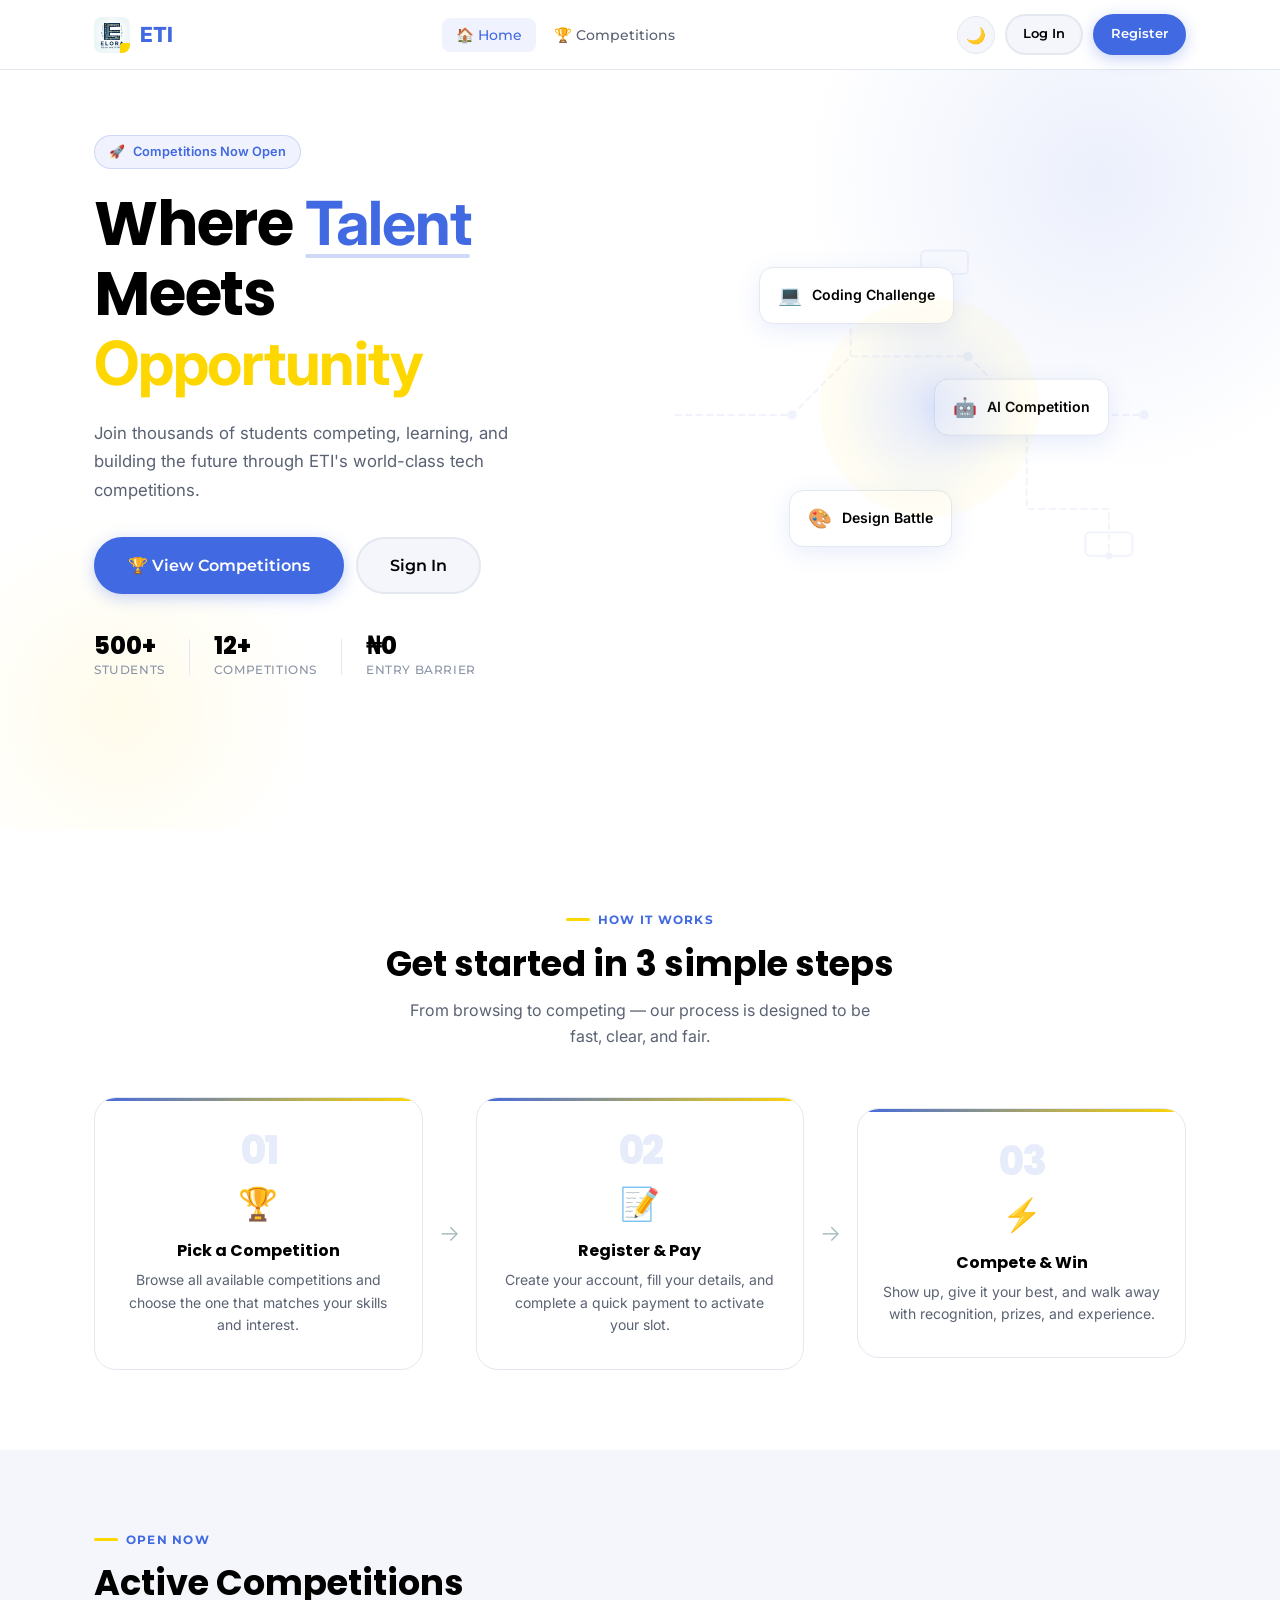
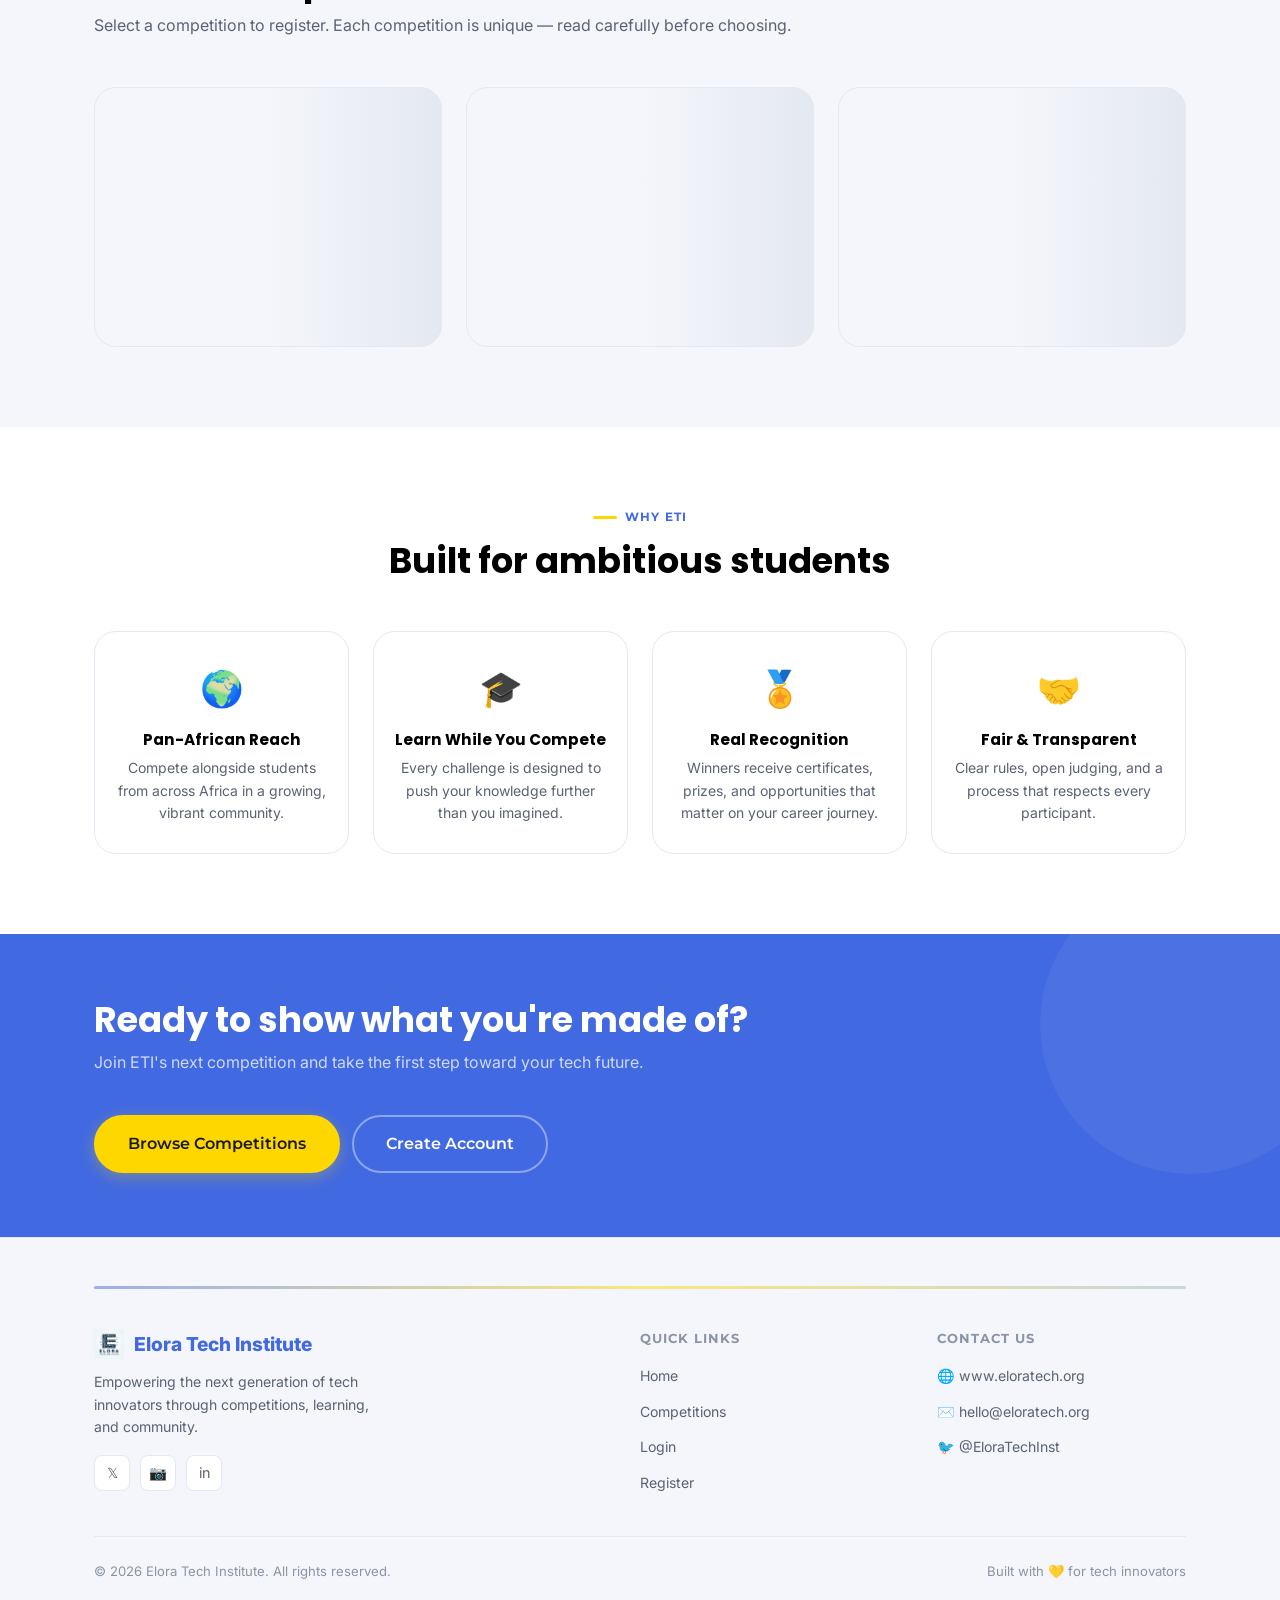
<file: pages/index.html>
<!DOCTYPE html>
<html lang="en">
<head>
  <meta charset="UTF-8" />
  <meta name="viewport" content="width=device-width, initial-scale=1.0" />
  <title>ETI — Elora Tech Institute</title>
  <meta name="description" content="Compete, learn, and grow with Elora Tech Institute's exciting tech competitions." />
  <link rel="stylesheet" href="../css/global.css" />
  <link rel="stylesheet" href="../css/index.css" />
</head>
<body>

  <div id="navbar-mount"></div>

  <main>
    <!-- HERO -->
    <section class="hero-section">
      <div class="hero-bg-deco" aria-hidden="true">
        <svg class="circuit-svg" viewBox="0 0 600 400" fill="none" xmlns="http://www.w3.org/2000/svg">
          <path d="M50 200 H150 L200 150 H300 L350 200 H450" stroke="currentColor" stroke-width="1.5" stroke-dasharray="6 3"/>
          <circle cx="150" cy="200" r="4" fill="currentColor"/>
          <circle cx="300" cy="150" r="4" fill="currentColor"/>
          <circle cx="450" cy="200" r="4" fill="currentColor"/>
          <path d="M200 150 V80 H280" stroke="currentColor" stroke-width="1.5" stroke-dasharray="6 3"/>
          <circle cx="280" cy="80" r="3" fill="currentColor"/>
          <path d="M350 200 V280 H420 V320" stroke="currentColor" stroke-width="1.5" stroke-dasharray="6 3"/>
          <circle cx="420" cy="320" r="3" fill="currentColor"/>
          <rect x="260" y="60" width="40" height="20" rx="4" stroke="currentColor" stroke-width="1.5"/>
          <rect x="400" y="300" width="40" height="20" rx="4" stroke="currentColor" stroke-width="1.5"/>
        </svg>
      </div>

      <div class="container hero-inner">
        <div class="hero-content">
          <div class="hero-badge">
            <span>🚀</span>
            <span>Competitions Now Open</span>
          </div>
          <h1 class="hero-title">
            Where <span class="highlight">Talent</span><br/>
            Meets <span class="highlight-gold">Opportunity</span>
          </h1>
          <p class="hero-subtitle">Join thousands of students competing, learning, and building the future through ETI's world-class tech competitions.</p>
          <div class="hero-actions">
            <a href="#competitions" class="btn btn-primary btn-lg">
              🏆 View Competitions
            </a>
            <a href="./login.html" class="btn btn-ghost btn-lg">
              Sign In
            </a>
          </div>
          <div class="hero-stats">
            <div class="stat-item">
              <span class="stat-number">500+</span>
              <span class="stat-label">Students</span>
            </div>
            <div class="stat-divider"></div>
            <div class="stat-item">
              <span class="stat-number">12+</span>
              <span class="stat-label">Competitions</span>
            </div>
            <div class="stat-divider"></div>
            <div class="stat-item">
              <span class="stat-number">₦0</span>
              <span class="stat-label">Entry Barrier</span>
            </div>
          </div>
        </div>

        <div class="hero-visual" aria-hidden="true">
          <div class="hero-card-stack">
            <div class="floating-card fc1">
              <span class="fc-icon">💻</span>
              <span class="fc-text">Coding Challenge</span>
            </div>
            <div class="floating-card fc2">
              <span class="fc-icon">🤖</span>
              <span class="fc-text">AI Competition</span>
            </div>
            <div class="floating-card fc3">
              <span class="fc-icon">🎨</span>
              <span class="fc-text">Design Battle</span>
            </div>
            <div class="hero-orb"></div>
          </div>
        </div>
      </div>
    </section>

    <!-- HOW IT WORKS -->
    <section class="section how-section">
      <div class="container">
        <div class="section-header text-center">
          <div class="section-eyebrow" style="justify-content:center;">How It Works</div>
          <h2>Get started in 3 simple steps</h2>
          <p class="text-muted mt-3" style="max-width:480px;margin-left:auto;margin-right:auto;">From browsing to competing — our process is designed to be fast, clear, and fair.</p>
        </div>
        <div class="steps-grid">
          <div class="step-card">
            <div class="step-number">01</div>
            <div class="step-icon">🏆</div>
            <h3>Pick a Competition</h3>
            <p class="text-muted text-sm">Browse all available competitions and choose the one that matches your skills and interest.</p>
          </div>
          <div class="step-connector">→</div>
          <div class="step-card">
            <div class="step-number">02</div>
            <div class="step-icon">📝</div>
            <h3>Register & Pay</h3>
            <p class="text-muted text-sm">Create your account, fill your details, and complete a quick payment to activate your slot.</p>
          </div>
          <div class="step-connector">→</div>
          <div class="step-card">
            <div class="step-number">03</div>
            <div class="step-icon">⚡</div>
            <h3>Compete & Win</h3>
            <p class="text-muted text-sm">Show up, give it your best, and walk away with recognition, prizes, and experience.</p>
          </div>
        </div>
      </div>
    </section>

    <!-- COMPETITIONS -->
    <section class="section" id="competitions" style="background: var(--bg-soft);">
      <div class="container">
        <div class="section-header">
          <div class="section-eyebrow">Open Now</div>
          <h2>Active Competitions</h2>
          <p class="text-muted mt-2">Select a competition to register. Each competition is unique — read carefully before choosing.</p>
        </div>

        <!-- Loading state -->
        <div id="competitions-loading" class="competitions-loading">
          <div class="skeleton-grid">
            <div class="skeleton-card"></div>
            <div class="skeleton-card"></div>
            <div class="skeleton-card"></div>
          </div>
        </div>

        <!-- Error state -->
        <div id="competitions-error" class="hidden">
          <div class="empty-state">
            <div class="empty-icon">😕</div>
            <h3>Couldn't load competitions</h3>
            <p>There was an error fetching competitions. Please try again.</p>
            <button class="btn btn-outline mt-4" id="retry-competitions">🔄 Retry</button>
          </div>
        </div>

        <!-- Competitions grid -->
        <div id="competitions-grid" class="competitions-grid hidden"></div>

        <!-- CTA -->
        <div id="register-cta" class="register-cta hidden">
          <div class="cta-box">
            <div>
              <p class="text-sm text-muted mb-1">Selected:</p>
              <p class="font-semibold" id="selected-comp-name">—</p>
            </div>
            <a href="./register.html" class="btn btn-primary btn-lg" id="proceed-register-btn">
              Register Now →
            </a>
          </div>
        </div>
      </div>
    </section>

    <!-- WHY ETI -->
    <section class="section why-section">
      <div class="container">
        <div class="section-header text-center">
          <div class="section-eyebrow" style="justify-content:center;">Why ETI</div>
          <h2>Built for ambitious students</h2>
        </div>
        <div class="why-grid">
          <div class="why-card">
            <span class="why-icon">🌍</span>
            <h4>Pan-African Reach</h4>
            <p class="text-muted text-sm">Compete alongside students from across Africa in a growing, vibrant community.</p>
          </div>
          <div class="why-card">
            <span class="why-icon">🎓</span>
            <h4>Learn While You Compete</h4>
            <p class="text-muted text-sm">Every challenge is designed to push your knowledge further than you imagined.</p>
          </div>
          <div class="why-card">
            <span class="why-icon">🏅</span>
            <h4>Real Recognition</h4>
            <p class="text-muted text-sm">Winners receive certificates, prizes, and opportunities that matter on your career journey.</p>
          </div>
          <div class="why-card">
            <span class="why-icon">🤝</span>
            <h4>Fair & Transparent</h4>
            <p class="text-muted text-sm">Clear rules, open judging, and a process that respects every participant.</p>
          </div>
        </div>
      </div>
    </section>

    <!-- BOTTOM CTA BANNER -->
    <section class="cta-banner-section">
      <div class="container">
        <div class="cta-banner">
          <div class="cta-banner-text">
            <h2>Ready to show what you're made of?</h2>
            <p class="text-muted mt-2">Join ETI's next competition and take the first step toward your tech future.</p>
          </div>
          <div class="cta-banner-actions">
            <a href="#competitions" class="btn btn-secondary btn-lg">Browse Competitions</a>
            <a href="./register.html" class="btn btn-outline btn-lg" style="color:#fff;border-color:rgba(255,255,255,0.4);">Create Account</a>
          </div>
        </div>
      </div>
    </section>
  </main>

  <div id="footer-mount"></div>
  <div id="toast-container" class="toast-container"></div>

  <script src="../js/api.js"></script>
  <script src="../js/components.js"></script>
  <script>
    mountLayout({ page: 'home' });

    let selectedCompetitionId = null;
    let selectedCompetitionTitle = null;

    async function loadCompetitions() {
      const loadingEl = document.getElementById('competitions-loading');
      const errorEl = document.getElementById('competitions-error');
      const gridEl = document.getElementById('competitions-grid');

      loadingEl.classList.remove('hidden');
      errorEl.classList.add('hidden');
      gridEl.classList.add('hidden');

      try {
        const data = await CompetitionService.list();
        const competitions = data.competitions || [];

        loadingEl.classList.add('hidden');

        if (!competitions.length) {
          gridEl.innerHTML = `
            <div class="empty-state">
              <div class="empty-icon">🏁</div>
              <h3>No competitions yet</h3>
              <p>Check back soon — new competitions are on the way!</p>
            </div>`;
          gridEl.classList.remove('hidden');
          return;
        }

        gridEl.innerHTML = competitions.map(c => `
          <div class="competition-card card card-hover" data-id="${c.id}" data-title="${c.title}">
            <div class="comp-icon-wrap">🏆</div>
            <h3 class="comp-title">${c.title}</h3>
            <p class="comp-desc text-muted text-sm">${c.description || 'Compete and showcase your skills.'}</p>
            <div class="comp-footer">
              <span class="comp-price">
                <span class="price-label">Entry Fee</span>
                <span class="price-val">${c.price || 'Free'}</span>
              </span>
              <span class="badge badge-primary">Open</span>
            </div>
          </div>
        `).join('');

        gridEl.classList.remove('hidden');

        // Selection logic
        gridEl.querySelectorAll('.competition-card').forEach(card => {
          card.addEventListener('click', () => {
            gridEl.querySelectorAll('.competition-card').forEach(c => c.classList.remove('card-selected'));
            card.classList.add('card-selected');
            selectedCompetitionId = card.dataset.id;
            selectedCompetitionTitle = card.dataset.title;
            CompetitionService.setSelected(selectedCompetitionId);
            Store.set('selected_competition_title', selectedCompetitionTitle);

            const ctaEl = document.getElementById('register-cta');
            const nameEl = document.getElementById('selected-comp-name');
            ctaEl.classList.remove('hidden');
            nameEl.textContent = selectedCompetitionTitle;

            // Scroll to CTA
            ctaEl.scrollIntoView({ behavior: 'smooth', block: 'nearest' });
          });
        });

      } catch (err) {
        loadingEl.classList.add('hidden');
        errorEl.classList.remove('hidden');
        Toast.error('Failed to load', err.message || 'Could not fetch competitions.');
      }
    }

    document.getElementById('retry-competitions')?.addEventListener('click', loadCompetitions);

    loadCompetitions();
  </script>
</body>
</html>
</file>
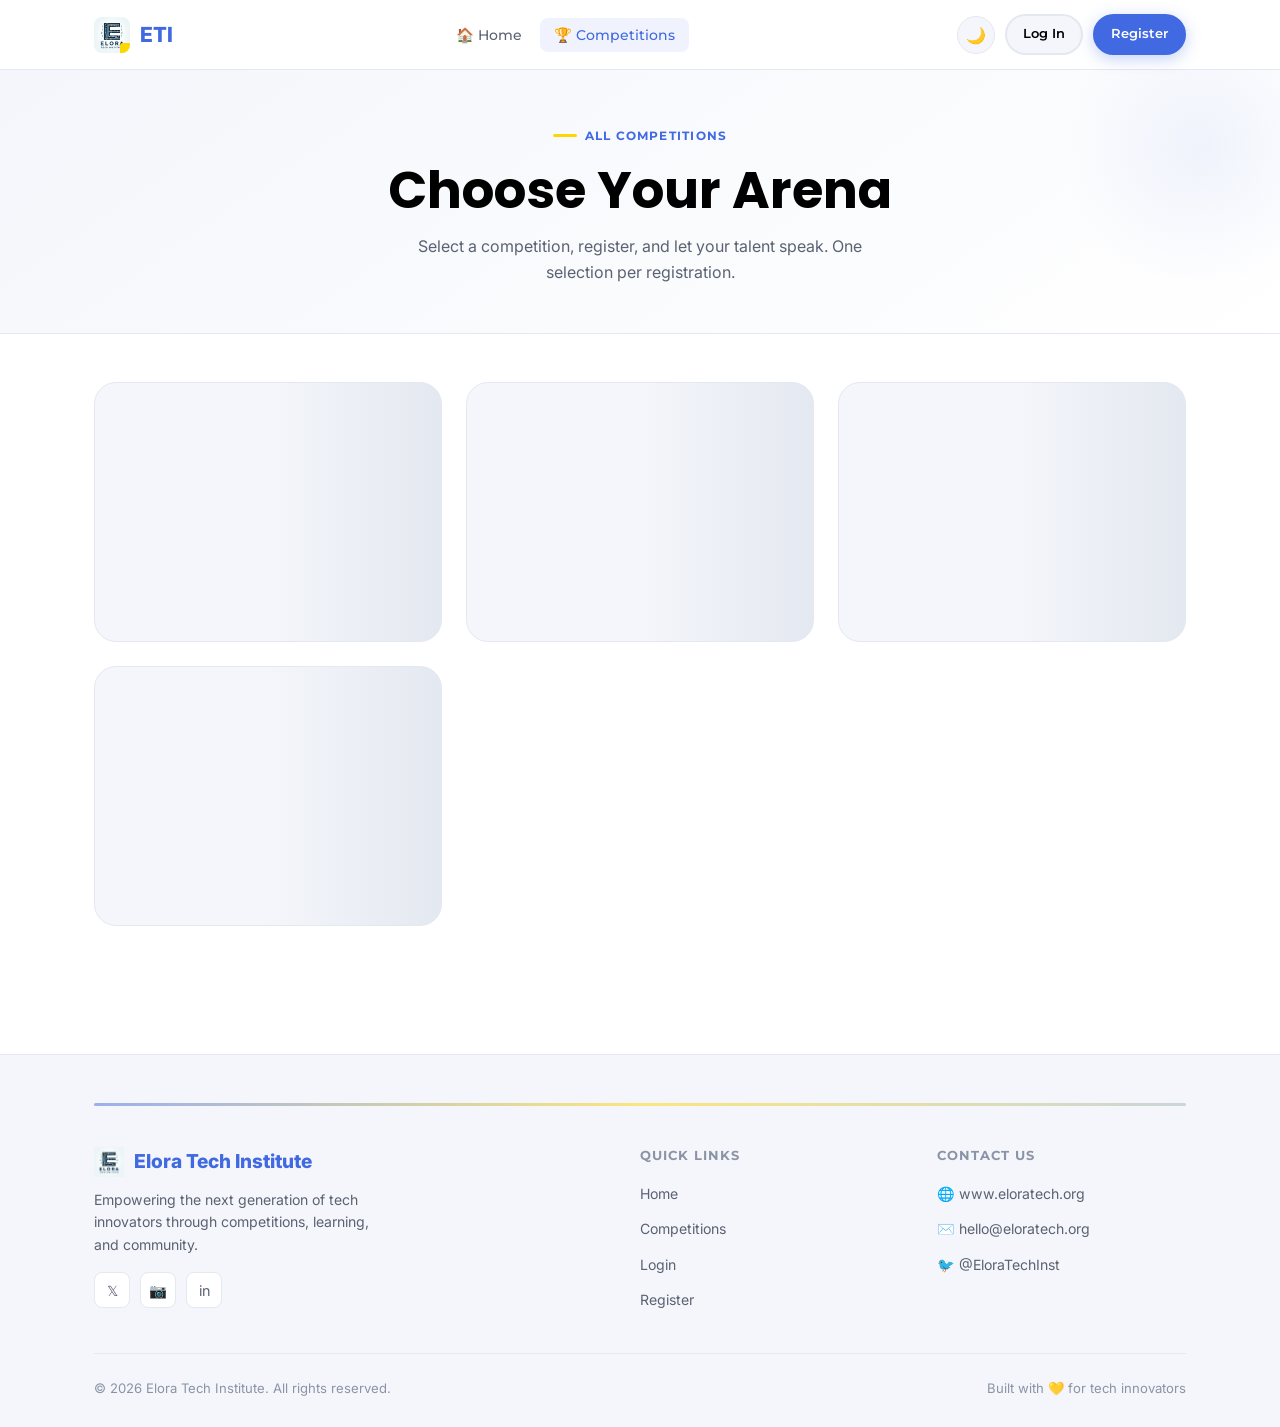
<file: pages/competitions.html>
<!DOCTYPE html>
<html lang="en">
<head>
  <meta charset="UTF-8" />
  <meta name="viewport" content="width=device-width, initial-scale=1.0" />
  <title>Competitions — ETI</title>
  <link rel="stylesheet" href="../css/global.css" />
  <link rel="stylesheet" href="../css/competitions.css" />
</head>
<body>
  <div id="navbar-mount"></div>

  <main class="page-wrapper">
    <!-- HERO BANNER -->
    <section class="comp-hero">
      <div class="container">
        <div class="section-eyebrow" style="justify-content:center;margin-bottom:12px;">All Competitions</div>
        <h1 style="text-align:center;">Choose Your Arena</h1>
        <p class="text-muted text-center mt-3" style="max-width:500px;margin-left:auto;margin-right:auto;">Select a competition, register, and let your talent speak. One selection per registration.</p>
      </div>
    </section>

    <div class="container" style="padding-bottom:80px;">

      <!-- LOADING -->
      <div id="comp-loading" class="skeleton-grid">
        <div class="skeleton-card"></div>
        <div class="skeleton-card"></div>
        <div class="skeleton-card"></div>
        <div class="skeleton-card"></div>
      </div>

      <!-- ERROR -->
      <div id="comp-error" class="hidden">
        <div class="empty-state card">
          <div class="empty-icon">😕</div>
          <h3>Couldn't load competitions</h3>
          <p>There was an error fetching competitions.</p>
          <button class="btn btn-outline mt-4" id="retry-btn">🔄 Retry</button>
        </div>
      </div>

      <!-- GRID -->
      <div id="comp-grid" class="comp-full-grid hidden"></div>

      <!-- FLOATING REGISTER BAR -->
      <div class="register-bar hidden" id="register-bar">
        <div class="rb-inner">
          <div class="rb-info">
            <span class="rb-label">Selected:</span>
            <span class="rb-title" id="rb-title">—</span>
          </div>
          <a href="./register.html" class="btn btn-primary">Register for this competition →</a>
        </div>
      </div>
    </div>
  </main>

  <div id="footer-mount"></div>
  <div id="toast-container" class="toast-container"></div>

  <script src="../js/api.js"></script>
  <script src="../js/components.js"></script>
  <script>
    mountLayout({ page: 'competitions' });

    let selectedId = null;

    async function loadCompetitions() {
      const loadEl = document.getElementById('comp-loading');
      const errEl = document.getElementById('comp-error');
      const gridEl = document.getElementById('comp-grid');

      try {
        const data = await CompetitionService.list();
        const comps = data.competitions || [];

        loadEl.classList.add('hidden');

        if (!comps.length) {
          gridEl.innerHTML = `
            <div class="empty-state" style="grid-column:1/-1;">
              <div class="empty-icon">🏁</div>
              <h3>No competitions available</h3>
              <p>Check back soon — new competitions are on the way!</p>
            </div>`;
          gridEl.classList.remove('hidden');
          return;
        }

        const ICONS = ['💻', '🤖', '🎨', '🧠', '⚡', '🔬', '🌐', '🎯'];
        gridEl.innerHTML = comps.map((c, i) => `
          <div class="comp-full-card card card-hover" data-id="${c.id}" data-title="${c.title}">
            <div class="cfc-top">
              <div class="cfc-icon">${ICONS[i % ICONS.length]}</div>
              <span class="badge badge-primary">Open</span>
            </div>
            <h3 class="cfc-title">${c.title}</h3>
            <p class="cfc-desc text-muted text-sm">${c.description || 'Compete and showcase your skills in this exciting challenge.'}</p>
            <div class="cfc-footer">
              <div class="cfc-price">
                <span class="price-label">Entry Fee</span>
                <span class="price-val">${c.price || 'Free'}</span>
              </div>
              <button class="btn btn-outline btn-sm select-comp-btn" data-id="${c.id}" data-title="${c.title}">
                Select
              </button>
            </div>
          </div>
        `).join('');

        gridEl.classList.remove('hidden');

        gridEl.querySelectorAll('.select-comp-btn').forEach(btn => {
          btn.addEventListener('click', (e) => {
            e.stopPropagation();
            const id = btn.dataset.id;
            const title = btn.dataset.title;

            // Update UI
            gridEl.querySelectorAll('.comp-full-card').forEach(c => c.classList.remove('card-selected'));
            gridEl.querySelectorAll('.select-comp-btn').forEach(b => { b.textContent = 'Select'; b.classList.remove('btn-primary'); b.classList.add('btn-outline'); });

            const parentCard = btn.closest('.comp-full-card');
            parentCard.classList.add('card-selected');
            btn.textContent = '✓ Selected';
            btn.classList.add('btn-primary');
            btn.classList.remove('btn-outline');

            selectedId = id;
            CompetitionService.setSelected(id);
            Store.set('selected_competition_title', title);

            document.getElementById('rb-title').textContent = title;
            document.getElementById('register-bar').classList.remove('hidden');
          });
        });

        // Also select card on click
        gridEl.querySelectorAll('.comp-full-card').forEach(card => {
          card.addEventListener('click', () => {
            card.querySelector('.select-comp-btn').click();
          });
        });

      } catch (err) {
        loadEl.classList.add('hidden');
        errEl.classList.remove('hidden');
        Toast.error('Error', err.message || 'Could not load competitions.');
      }
    }

    document.getElementById('retry-btn')?.addEventListener('click', loadCompetitions);
    loadCompetitions();
  </script>
</body>
</html>
</file>
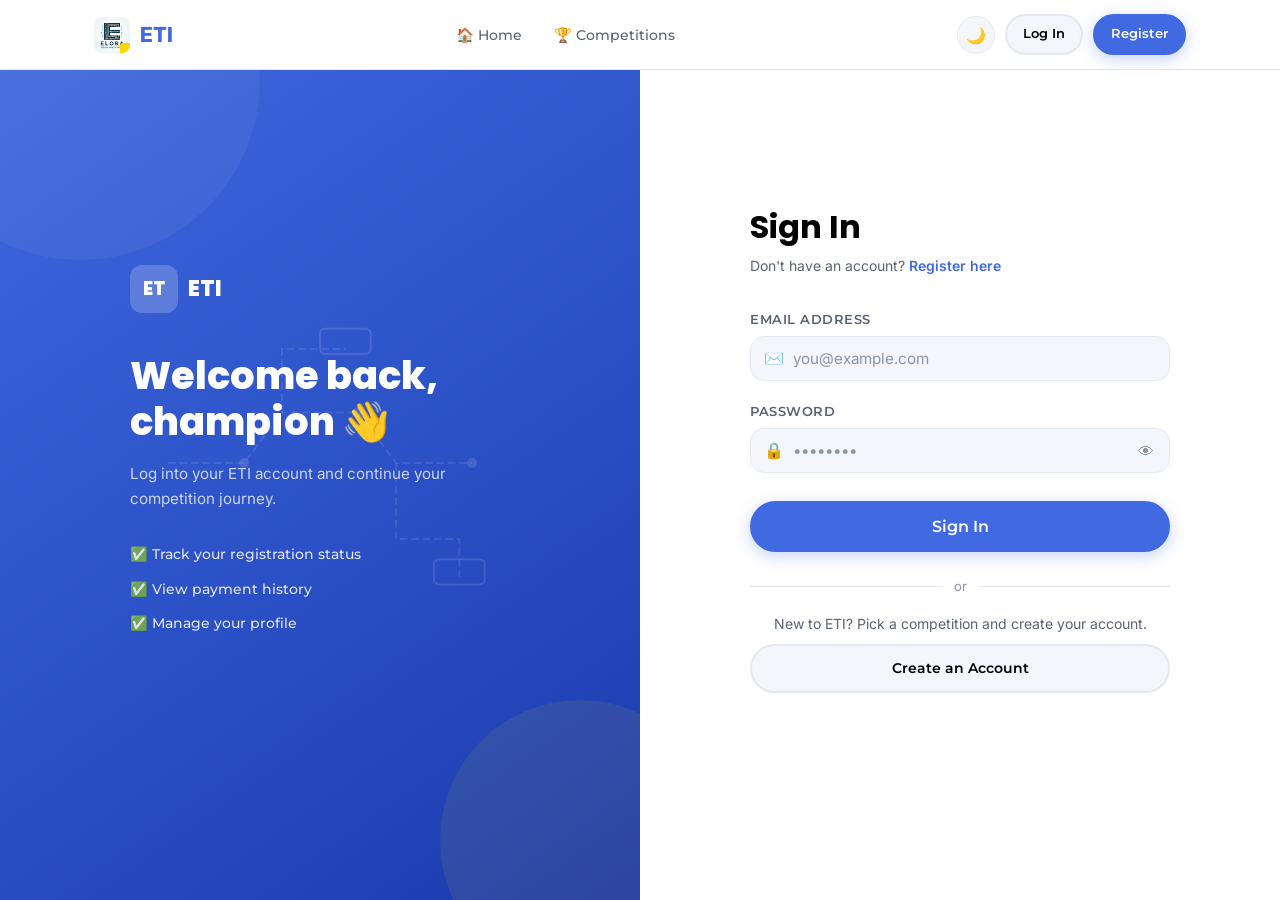
<file: pages/dashboard.html>
<!DOCTYPE html>
<html lang="en">
<head>
  <meta charset="UTF-8" />
  <meta name="viewport" content="width=device-width, initial-scale=1.0" />
  <title>Dashboard — ETI</title>
  <link rel="stylesheet" href="../css/global.css" />
  <link rel="stylesheet" href="../css/dashboard.css" />
</head>
<body>
  <div id="navbar-mount"></div>

  <main class="page-wrapper">
    <div class="container" style="padding-top:40px;padding-bottom:80px;">

      <!-- GREETING -->
      <div class="dash-greeting mb-8">
        <div>
          <h1 id="greeting-text">Welcome back 👋</h1>
          <p class="text-muted mt-1" id="greeting-sub">Here's an overview of your competition journey.</p>
        </div>
        <a href="./profile.html" class="btn btn-ghost">⚙️ Edit Profile</a>
      </div>

      <!-- STATUS BANNER -->
      <div id="status-banner" class="hidden mb-6"></div>

      <!-- STATS ROW -->
      <div class="stats-row mb-8" id="stats-row">
        <div class="stat-box skeleton-box"></div>
        <div class="stat-box skeleton-box"></div>
        <div class="stat-box skeleton-box"></div>
        <div class="stat-box skeleton-box"></div>
      </div>

      <!-- MAIN GRID -->
      <div class="dash-grid">
        <!-- PROFILE CARD -->
        <div class="card dash-profile-card" id="profile-card">
          <div class="dpc-loading">
            <div class="skeleton-line" style="width:60%;height:1.2rem;margin-bottom:8px;"></div>
            <div class="skeleton-line" style="width:40%;height:.9rem;"></div>
          </div>
        </div>

        <!-- PAYMENTS CARD -->
        <div class="card dash-payments-card" id="payments-card">
          <div class="card-head">
            <h3>💳 Payment History</h3>
            <a href="./payments.html" class="btn btn-ghost btn-sm">View All</a>
          </div>
          <div id="payments-list">
            <div class="pay-skeleton"></div>
            <div class="pay-skeleton"></div>
          </div>
        </div>
      </div>

      <!-- QUICK ACTIONS -->
      <div class="quick-actions mt-8" id="quick-actions">
        <h3 class="mb-4">Quick Actions</h3>
        <div class="qa-grid">
          <a href="./competitions.html" class="qa-card">
            <span class="qa-icon">🏆</span>
            <div>
              <div class="qa-title">Browse Competitions</div>
              <div class="qa-sub text-sm text-muted">Explore all available competitions</div>
            </div>
            <span class="qa-arrow">→</span>
          </a>
          <a href="./payments.html" class="qa-card">
            <span class="qa-icon">💳</span>
            <div>
              <div class="qa-title">My Payments</div>
              <div class="qa-sub text-sm text-muted">View and manage payment history</div>
            </div>
            <span class="qa-arrow">→</span>
          </a>
          <a href="./profile.html" class="qa-card">
            <span class="qa-icon">👤</span>
            <div>
              <div class="qa-title">Edit Profile</div>
              <div class="qa-sub text-sm text-muted">Update your personal information</div>
            </div>
            <span class="qa-arrow">→</span>
          </a>
        </div>
      </div>
    </div>
  </main>

  <div id="footer-mount"></div>
  <div id="toast-container" class="toast-container"></div>

  <script src="../js/api.js"></script>
  <script src="../js/components.js"></script>
  <script>
    if (!requireAuth()) throw new Error('Not authenticated');
    mountLayout({ page: 'dashboard' });

    async function loadDashboard() {
      try {
        const [meData, payData] = await Promise.allSettled([
          AuthService.getMe(),
          PaymentService.getMyPayments()
        ]);

        // ---- USER DATA ----
        if (meData.status === 'fulfilled') {
          const user = meData.value.user;
          AuthService.saveSession(user);

          // Greeting
          const hour = new Date().getHours();
          const greet = hour < 12 ? '☀️ Good morning' : hour < 17 ? '👋 Good afternoon' : '🌙 Good evening';
          document.getElementById('greeting-text').textContent = `${greet}, ${user.full_name?.split(' ')[0] || user.username}!`;

          // Status banner
          if (!user.is_active) {
            const banner = document.getElementById('status-banner');
            banner.innerHTML = `
              <div class="status-banner warning">
                <span>⚠️</span>
                <div>
                  <strong>Account not yet active.</strong>
                  Your account is pending payment. Complete payment to unlock full access.
                </div>
                <a href="./payments.html" class="btn btn-secondary btn-sm">Complete Payment</a>
              </div>
            `;
            banner.classList.remove('hidden');
          }

          // Stats
          const payments = payData.status === 'fulfilled' ? (payData.value.payments || []) : [];
          const successPayments = payments.filter(p => p.status === 'success').length;
          const pendingPayments = payments.filter(p => p.status === 'pending').length;

          document.getElementById('stats-row').innerHTML = `
            <div class="stat-box">
              <div class="stat-icon">🏅</div>
              <div class="stat-val">${user.is_active ? 'Active' : 'Inactive'}</div>
              <div class="stat-lbl">Account Status</div>
            </div>
            <div class="stat-box">
              <div class="stat-icon">✅</div>
              <div class="stat-val">${successPayments}</div>
              <div class="stat-lbl">Paid Competitions</div>
            </div>
            <div class="stat-box">
              <div class="stat-icon">⏳</div>
              <div class="stat-val">${pendingPayments}</div>
              <div class="stat-lbl">Pending Payments</div>
            </div>
            <div class="stat-box">
              <div class="stat-icon">🤝</div>
              <div class="stat-val">${user.users_referred ?? 0}</div>
              <div class="stat-lbl">Referrals</div>
            </div>
          `;

          // Profile card
          document.getElementById('profile-card').innerHTML = `
            <div class="dpc-header">
              <div class="dpc-avatar">${(user.username || 'U').charAt(0).toUpperCase()}</div>
              <div>
                <div class="dpc-name">${user.full_name || user.username}</div>
                <div class="dpc-username text-muted text-sm">@${user.username}</div>
                <span class="badge ${user.is_active ? 'badge-success' : 'badge-warning'} mt-2">
                  ${user.is_active ? '✅ Active' : '⏳ Pending Activation'}
                </span>
              </div>
            </div>
            <div class="dpc-details">
              ${user.email ? `<div class="dpc-row"><span class="dpc-key">Email</span><span class="dpc-val">${user.email}</span></div>` : ''}
              ${user.school_name ? `<div class="dpc-row"><span class="dpc-key">School</span><span class="dpc-val">${user.school_name}</span></div>` : ''}
              ${user.phone ? `<div class="dpc-row"><span class="dpc-key">Phone</span><span class="dpc-val">${user.phone}</span></div>` : ''}
              <div class="dpc-row"><span class="dpc-key">Joined</span><span class="dpc-val">${new Date(user.created_at).toLocaleDateString('en-NG', { year:'numeric', month:'short', day:'numeric' })}</span></div>
            </div>
            <a href="./profile.html" class="btn btn-outline btn-sm mt-4 btn-block">Edit Profile</a>
          `;
        }

        // ---- PAYMENTS ----
        if (payData.status === 'fulfilled') {
          const payments = payData.value.payments || [];
          const recentPayments = payments.slice(0, 4);

          if (!recentPayments.length) {
            document.getElementById('payments-list').innerHTML = `
              <div class="empty-state" style="padding:32px 16px;">
                <div class="empty-icon">💳</div>
                <h3>No payments yet</h3>
                <p>Your payment history will appear here.</p>
              </div>`;
          } else {
            document.getElementById('payments-list').innerHTML = recentPayments.map(p => `
              <div class="pay-row">
                <div class="pay-icon">${p.status === 'success' ? '✅' : '⏳'}</div>
                <div class="pay-info">
                  <div class="pay-title">${p.competition_title || 'Competition'}</div>
                  <div class="pay-date text-xs text-muted">${p.paid_at ? new Date(p.paid_at).toLocaleDateString('en-NG', { month:'short', day:'numeric', year:'numeric' }) : 'Not yet paid'}</div>
                </div>
                <div class="pay-right">
                  <div class="pay-amount">${p.amount}</div>
                  <span class="badge ${p.status === 'success' ? 'badge-success' : 'badge-warning'}">${p.status === 'success' ? 'Paid' : 'Pending'}</span>
                </div>
              </div>
            `).join('');
          }
        } else {
          document.getElementById('payments-list').innerHTML = `
            <div class="text-sm text-muted" style="padding:16px;">Could not load payments.</div>`;
        }

      } catch (err) {
        Toast.error('Error', 'Failed to load dashboard data.');
      }
    }

    loadDashboard();
  </script>
</body>
</html>
</file>
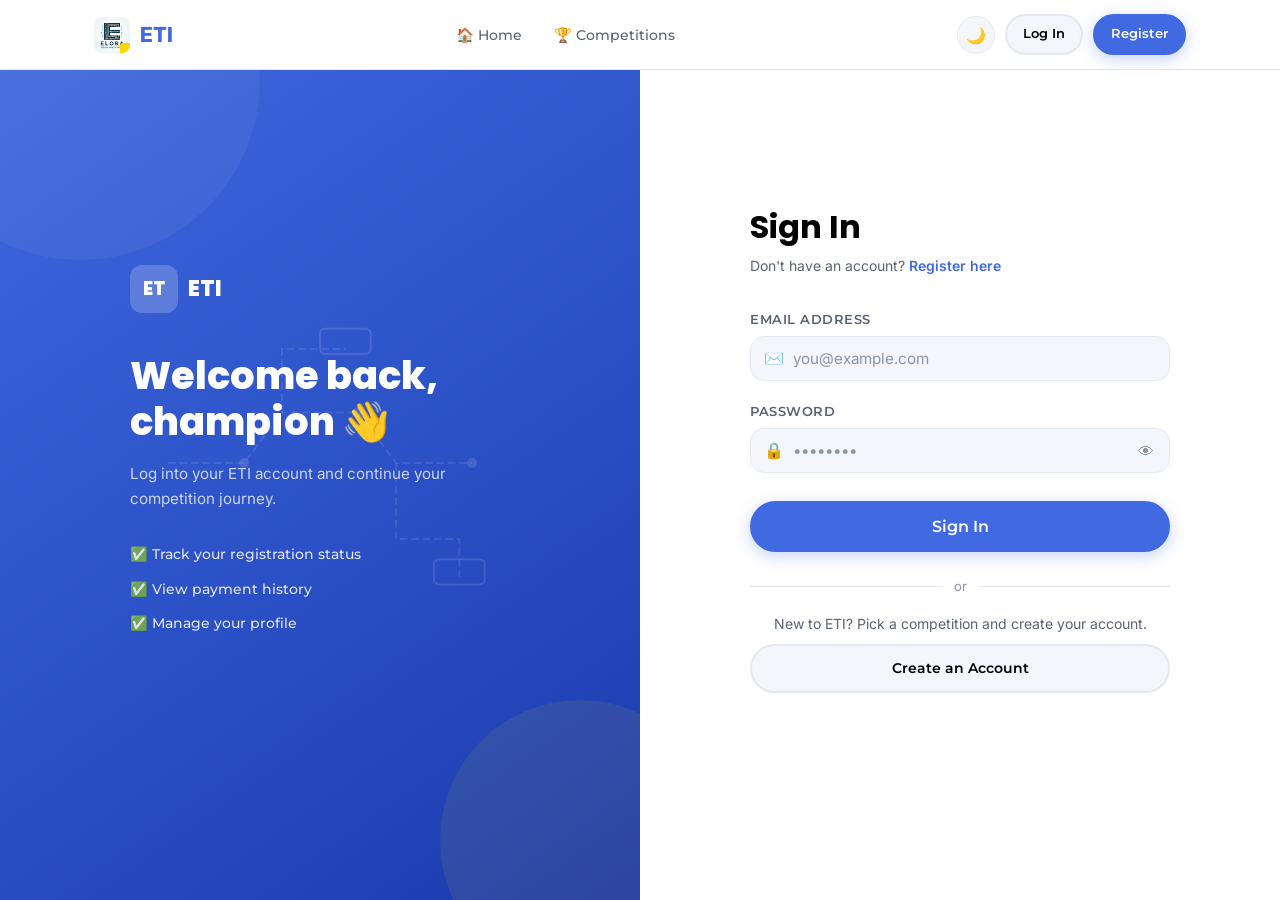
<file: pages/login.html>
<!DOCTYPE html>
<html lang="en">
<head>
  <meta charset="UTF-8" />
  <meta name="viewport" content="width=device-width, initial-scale=1.0" />
  <title>Log In — ETI</title>
  <link rel="stylesheet" href="../css/global.css" />
  <link rel="stylesheet" href="../css/auth.css" />
</head>
<body>
  <div id="navbar-mount"></div>

  <main class="auth-page page-wrapper">
    <div class="auth-layout">
      <!-- LEFT PANEL -->
      <div class="auth-panel-left" aria-hidden="true">
        <div class="auth-panel-content">
          <div class="auth-brand">
            <div class="logo-badge" style="width:48px;height:48px;font-size:1.2rem;font-family:'Poppins',sans-serif;font-weight:800;background:rgba(255,255,255,0.2);color:#fff;border-radius:12px;display:grid;place-items:center;position:relative;">
              ET
            </div>
            <span style="font-family:'Poppins',sans-serif;font-weight:800;font-size:1.4rem;color:#fff;">ETI</span>
          </div>
          <h2 class="auth-panel-title">Welcome back,<br/>champion 👋</h2>
          <p class="auth-panel-sub">Log into your ETI account and continue your competition journey.</p>
          <div class="auth-panel-features">
            <div class="apf-item">✅ Track your registration status</div>
            <div class="apf-item">✅ View payment history</div>
            <div class="apf-item">✅ Manage your profile</div>
          </div>
          <div class="auth-circuit" aria-hidden="true">
            <svg viewBox="0 0 300 250" fill="none" xmlns="http://www.w3.org/2000/svg">
              <path d="M30 120 H90 L120 80 H180 L210 120 H270" stroke="white" stroke-width="1.5" stroke-dasharray="6 3" opacity="0.25"/>
              <circle cx="90" cy="120" r="4" fill="white" opacity="0.3"/>
              <circle cx="180" cy="80" r="4" fill="white" opacity="0.3"/>
              <circle cx="270" cy="120" r="4" fill="white" opacity="0.3"/>
              <path d="M120 80 V30 H170" stroke="white" stroke-width="1.5" stroke-dasharray="6 3" opacity="0.25"/>
              <path d="M210 120 V180 H260 V210" stroke="white" stroke-width="1.5" stroke-dasharray="6 3" opacity="0.25"/>
              <rect x="150" y="14" width="40" height="20" rx="4" stroke="white" stroke-width="1.5" opacity="0.3"/>
              <rect x="240" y="196" width="40" height="20" rx="4" stroke="white" stroke-width="1.5" opacity="0.3"/>
            </svg>
          </div>
        </div>
      </div>

      <!-- RIGHT PANEL (Form) -->
      <div class="auth-panel-right">
        <div class="auth-form-wrap">
          <div class="auth-form-header">
            <h1 class="auth-title">Sign In</h1>
            <p class="text-muted text-sm">Don't have an account? <a href="./register.html" class="text-primary font-semibold">Register here</a></p>
          </div>

          <form id="login-form" novalidate autocomplete="on">
            <div class="form-group">
              <label class="form-label" for="email">Email Address</label>
              <div class="input-wrapper">
                <span class="input-icon">✉️</span>
                <input
                  type="email"
                  id="email"
                  name="email"
                  class="form-input"
                  placeholder="you@example.com"
                  autocomplete="email"
                  required
                />
              </div>
              <span class="form-error" id="email-error"></span>
            </div>

            <div class="form-group">
              <label class="form-label" for="password">Password</label>
              <div class="input-wrapper">
                <span class="input-icon">🔒</span>
                <input
                  type="password"
                  id="password"
                  name="password"
                  class="form-input"
                  placeholder="••••••••"
                  autocomplete="current-password"
                  required
                />
                <button type="button" class="input-action" id="toggle-password" aria-label="Show password">👁</button>
              </div>
              <span class="form-error" id="password-error"></span>
            </div>

            <button type="submit" class="btn btn-primary btn-block btn-lg mt-2" id="login-btn">
              Sign In
            </button>
          </form>

          <div class="divider-text mt-6">
            <span>or</span>
          </div>

          <div class="mt-4 text-center">
            <p class="text-sm text-muted">New to ETI? Pick a competition and create your account.</p>
            <a href="./register.html" class="btn btn-ghost btn-block mt-2">Create an Account</a>
          </div>
        </div>
      </div>
    </div>
  </main>

  <div id="toast-container" class="toast-container"></div>

  <script src="../js/api.js"></script>
  <script src="../js/components.js"></script>
  <script>
    mountLayout({ page: 'login' });

    const form = document.getElementById('login-form');
    const loginBtn = document.getElementById('login-btn');
    const emailInput = document.getElementById('email');
    const passwordInput = document.getElementById('password');
    const togglePw = document.getElementById('toggle-password');

    // Toggle password visibility
    togglePw.addEventListener('click', () => {
      const isText = passwordInput.type === 'text';
      passwordInput.type = isText ? 'password' : 'text';
      togglePw.textContent = isText ? '👁' : '🙈';
    });

    // Clear errors on input
    emailInput.addEventListener('input', () => validateField(emailInput, [Validators.required, Validators.email]));
    passwordInput.addEventListener('input', () => validateField(passwordInput, [Validators.required]));

    form.addEventListener('submit', async (e) => {
      e.preventDefault();

      const emailValid = validateField(emailInput, [Validators.required, Validators.email]);
      const pwValid = validateField(passwordInput, [Validators.required]);
      if (!emailValid || !pwValid) return;

      setButtonLoading(loginBtn, true);

      try {
        const data = await AuthService.login(emailInput.value.trim(), passwordInput.value);
        AuthService.saveSession(data.user);
        Toast.success('Welcome back!', `Signed in as ${data.user?.username || data.user?.email}`);
        setTimeout(() => { window.location.href = './dashboard.html'; }, 900);
      } catch (err) {
        setButtonLoading(loginBtn, false);
        Toast.error('Sign in failed', err.message || 'Invalid email or password.');
        if (err.status === 401 || err.status === 400) {
          passwordInput.value = '';
          passwordInput.focus();
        }
      }
    });
  </script>
</body>
</html>
</file>
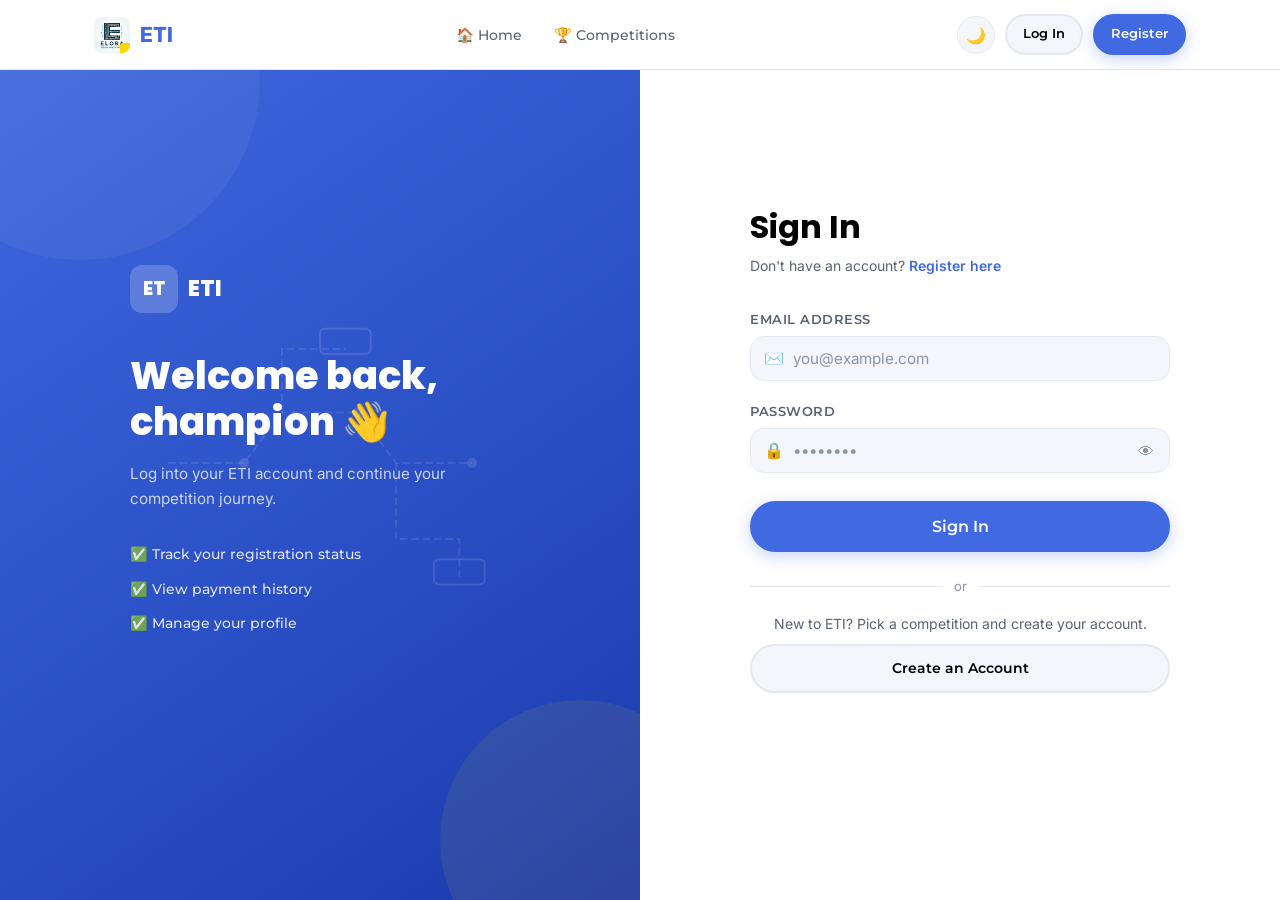
<file: pages/payments.html>
<!DOCTYPE html>
<html lang="en">
<head>
  <meta charset="UTF-8" />
  <meta name="viewport" content="width=device-width, initial-scale=1.0" />
  <title>Payments — ETI</title>
  <link rel="stylesheet" href="../css/global.css" />
  <link rel="stylesheet" href="../css/payments.css" />
</head>
<body>
  <div id="navbar-mount"></div>

  <main class="page-wrapper">
    <div class="container" style="padding-top:40px;padding-bottom:80px;">

      <div class="page-header mb-8">
        <div>
          <h1>Payment History</h1>
          <p class="text-muted mt-1">Track all your competition payments and their status.</p>
        </div>
        <a href="./dashboard.html" class="btn btn-ghost">← Dashboard</a>
      </div>

      <!-- SUMMARY CARDS -->
      <div id="payment-summary" class="pay-summary-row mb-8">
        <div class="pay-summary-card skeleton-box" style="height:100px;"></div>
        <div class="pay-summary-card skeleton-box" style="height:100px;"></div>
        <div class="pay-summary-card skeleton-box" style="height:100px;"></div>
      </div>

      <!-- PAYMENTS TABLE / LIST -->
      <div class="card" id="payments-container">
        <div class="card-head mb-6">
          <h3>All Transactions</h3>
          <div class="pay-filter-group" id="pay-filter-group">
            <button class="filter-btn active" data-filter="all">All</button>
            <button class="filter-btn" data-filter="success">✅ Paid</button>
            <button class="filter-btn" data-filter="pending">⏳ Pending</button>
          </div>
        </div>

        <!-- Loading -->
        <div id="pay-loading">
          <div class="pay-row-skeleton"></div>
          <div class="pay-row-skeleton"></div>
          <div class="pay-row-skeleton"></div>
        </div>

        <!-- Error -->
        <div id="pay-error" class="hidden">
          <div class="empty-state">
            <div class="empty-icon">😕</div>
            <h3>Failed to load payments</h3>
            <p>Could not retrieve your payment history.</p>
            <button class="btn btn-outline mt-4" id="retry-pay-btn">🔄 Retry</button>
          </div>
        </div>

        <!-- Table -->
        <div id="pay-table" class="hidden"></div>
      </div>

    </div>
  </main>

  <div id="footer-mount"></div>
  <div id="toast-container" class="toast-container"></div>

  <script src="../js/api.js"></script>
  <script src="../js/components.js"></script>
  <script>
    if (!requireAuth()) throw new Error('Not authenticated');
    mountLayout({ page: 'payments' });

    let allPayments = [];
    let currentFilter = 'all';

    function renderPayments(payments) {
      const table = document.getElementById('pay-table');

      if (!payments.length) {
        table.innerHTML = `
          <div class="empty-state">
            <div class="empty-icon">💳</div>
            <h3>${currentFilter === 'all' ? 'No payments yet' : `No ${currentFilter} payments`}</h3>
            <p>${currentFilter === 'all' ? 'When you register for a competition, your payment history will appear here.' : 'Try a different filter.'}</p>
            ${currentFilter === 'all' ? `<a href="./competitions.html" class="btn btn-primary mt-4">Browse Competitions</a>` : ''}
          </div>`;
        table.classList.remove('hidden');
        return;
      }

      table.innerHTML = `
        <div class="pay-list">
          ${payments.map(p => `
            <div class="pay-item ${p.status}">
              <div class="pay-item-icon">
                ${p.status === 'success' ? '✅' : '⏳'}
              </div>
              <div class="pay-item-body">
                <div class="pay-item-title">${p.competition_title || 'Competition Registration'}</div>
                <div class="pay-item-ref text-xs text-muted">Ref: ${p.payment_reference || '—'}</div>
                <div class="pay-item-date text-xs text-light">
                  ${p.paid_at
                    ? `Paid on ${new Date(p.paid_at).toLocaleDateString('en-NG', { weekday:'short', year:'numeric', month:'short', day:'numeric' })}`
                    : `Created ${new Date(p.created_at).toLocaleDateString('en-NG', { month:'short', day:'numeric', year:'numeric' })}`
                  }
                </div>
              </div>
              <div class="pay-item-right">
                <div class="pay-item-amount">${p.amount}</div>
                <span class="badge ${p.status === 'success' ? 'badge-success' : 'badge-warning'}">
                  ${p.status === 'success' ? 'Completed' : 'Awaiting Payment'}
                </span>
              </div>
            </div>
          `).join('')}
        </div>
      `;
      table.classList.remove('hidden');
    }

    function applyFilter(filter) {
      currentFilter = filter;
      document.querySelectorAll('.filter-btn').forEach(b => b.classList.toggle('active', b.dataset.filter === filter));
      const filtered = filter === 'all' ? allPayments : allPayments.filter(p => p.status === filter);
      renderPayments(filtered);
    }

    async function loadPayments() {
      const loadEl = document.getElementById('pay-loading');
      const errEl = document.getElementById('pay-error');
      const tableEl = document.getElementById('pay-table');

      loadEl.classList.remove('hidden');
      errEl.classList.add('hidden');
      tableEl.classList.add('hidden');

      try {
        const data = await PaymentService.getMyPayments();
        allPayments = data.payments || [];

        // Summary
        const total = allPayments.length;
        const paid = allPayments.filter(p => p.status === 'success').length;
        const pending = allPayments.filter(p => p.status === 'pending').length;

        document.getElementById('payment-summary').innerHTML = `
          <div class="pay-summary-card">
            <div class="psc-icon">📋</div>
            <div class="psc-val">${total}</div>
            <div class="psc-lbl">Total Transactions</div>
          </div>
          <div class="pay-summary-card success">
            <div class="psc-icon">✅</div>
            <div class="psc-val">${paid}</div>
            <div class="psc-lbl">Completed</div>
          </div>
          <div class="pay-summary-card pending">
            <div class="psc-icon">⏳</div>
            <div class="psc-val">${pending}</div>
            <div class="psc-lbl">Pending</div>
          </div>
        `;

        loadEl.classList.add('hidden');
        renderPayments(allPayments);

        // Filter buttons
        document.getElementById('pay-filter-group').querySelectorAll('.filter-btn').forEach(btn => {
          btn.addEventListener('click', () => applyFilter(btn.dataset.filter));
        });

      } catch (err) {
        loadEl.classList.add('hidden');
        errEl.classList.remove('hidden');
        Toast.error('Failed to load', err.message || 'Could not get payment history.');
      }
    }

    document.getElementById('retry-pay-btn')?.addEventListener('click', loadPayments);
    loadPayments();
  </script>
</body>
</html>
</file>
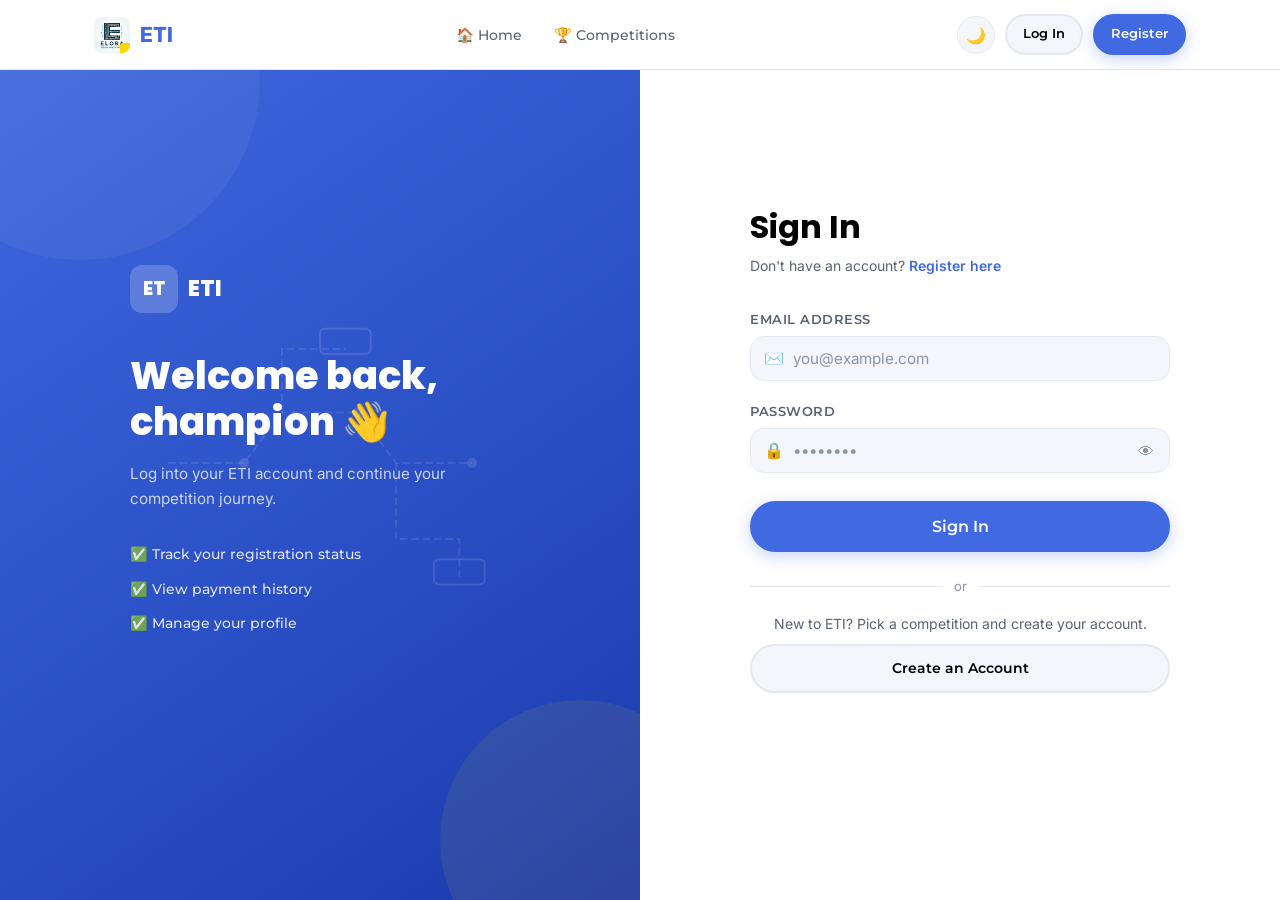
<file: pages/profile.html>
<!DOCTYPE html>
<html lang="en">
<head>
  <meta charset="UTF-8" />
  <meta name="viewport" content="width=device-width, initial-scale=1.0" />
  <title>My Profile — ETI</title>
  <link rel="stylesheet" href="../css/global.css" />
  <link rel="stylesheet" href="../css/profile.css" />
</head>
<body>
  <div id="navbar-mount"></div>

  <main class="page-wrapper">
    <div class="container" style="padding-top:40px;padding-bottom:80px;">

      <!-- PAGE HEADER -->
      <div class="page-header mb-8">
        <div>
          <h1>My Profile</h1>
          <p class="text-muted mt-1">View and update your account information.</p>
        </div>
        <a href="./dashboard.html" class="btn btn-ghost">← Dashboard</a>
      </div>

      <div class="profile-layout" id="profile-layout">
        <!-- Loading state -->
        <div class="card" style="min-height:300px;display:grid;place-items:center;" id="profile-loading">
          <div style="text-align:center;">
            <span class="spinner spinner-dark" style="display:inline-block;"></span>
            <p class="text-muted mt-3 text-sm">Loading your profile…</p>
          </div>
        </div>
      </div>
    </div>
  </main>

  <div id="footer-mount"></div>
  <div id="toast-container" class="toast-container"></div>

  <script src="../js/api.js"></script>
  <script src="../js/components.js"></script>
  <script>
    if (!requireAuth()) throw new Error('Not authenticated');
    mountLayout({ page: 'profile' });

    let currentUser = null;

    function renderProfile(user) {
      currentUser = user;
      const layout = document.getElementById('profile-layout');
      layout.innerHTML = `
        <!-- PROFILE SIDEBAR -->
        <div class="profile-sidebar">
          <div class="card prof-identity-card">
            <div class="prof-avatar-wrap">
              <div class="prof-avatar">${(user.username || 'U').charAt(0).toUpperCase()}</div>
              <div class="prof-avatar-ring"></div>
            </div>
            <div class="prof-name">${user.full_name || user.username}</div>
            <div class="prof-username text-muted">@${user.username}</div>
            <div class="mt-3">
              <span class="badge ${user.is_active ? 'badge-success' : 'badge-warning'}">
                ${user.is_active ? '✅ Active Account' : '⏳ Pending Activation'}
              </span>
            </div>
            <div class="prof-stats mt-4">
              <div class="prof-stat">
                <div class="prof-stat-val">${user.users_referred ?? 0}</div>
                <div class="prof-stat-lbl">Referrals</div>
              </div>
              <div class="prof-stat-divider"></div>
              <div class="prof-stat">
                <div class="prof-stat-val">${new Date(user.created_at).toLocaleDateString('en-NG', { month:'short', year:'numeric' })}</div>
                <div class="prof-stat-lbl">Member since</div>
              </div>
            </div>
            ${!user.is_active ? `
              <a href="./payments.html" class="btn btn-secondary btn-block mt-4">💳 Complete Payment</a>
            ` : ''}
          </div>

          <!-- READ-ONLY INFO -->
          <div class="card mt-4">
            <h4 style="margin-bottom:16px;font-size:.95rem;">Account Info</h4>
            <div class="info-row">
              <span class="info-key">Email</span>
              <span class="info-val">${user.email}</span>
            </div>
            ${user.phone ? `
            <div class="info-row">
              <span class="info-key">Phone</span>
              <span class="info-val">${user.phone}</span>
            </div>` : ''}
            ${user.school_name ? `
            <div class="info-row">
              <span class="info-key">School</span>
              <span class="info-val">${user.school_name}</span>
            </div>` : ''}
          </div>
        </div>

        <!-- EDIT FORM -->
        <div class="profile-main">
          <div class="card">
            <div class="card-head mb-6">
              <h3>Edit Profile</h3>
              <span class="badge badge-gray">Editable fields only</span>
            </div>

            <form id="profile-form" novalidate>
              <div class="form-group">
                <label class="form-label" for="pf-fullname">Full Name</label>
                <div class="input-wrapper">
                  <span class="input-icon">🪪</span>
                  <input type="text" id="pf-fullname" class="form-input" value="${user.full_name || ''}" placeholder="Your full name" />
                </div>
              </div>

              <div class="form-group">
                <label class="form-label" for="pf-school">School / Institution</label>
                <div class="input-wrapper">
                  <span class="input-icon">🏫</span>
                  <input type="text" id="pf-school" class="form-input" value="${user.school_name || ''}" placeholder="Your school name" />
                </div>
              </div>

              <div class="divider"></div>

              <h4 style="margin-bottom:16px;font-size:.95rem;">Change Password</h4>
              <p class="text-muted text-sm mb-4">Leave blank if you don't want to change your password.</p>

              <div class="form-group">
                <label class="form-label" for="pf-password">New Password</label>
                <div class="input-wrapper">
                  <span class="input-icon">🔒</span>
                  <input type="password" id="pf-password" class="form-input" placeholder="Leave blank to keep current" autocomplete="new-password" />
                  <button type="button" class="input-action" id="toggle-pf-pw">👁</button>
                </div>
                <span class="form-hint">At least 8 characters if changing.</span>
                <span class="form-error" id="pf-pw-error"></span>
              </div>

              <div class="form-group">
                <label class="form-label" for="pf-confirm">Confirm New Password</label>
                <div class="input-wrapper">
                  <span class="input-icon">🔒</span>
                  <input type="password" id="pf-confirm" class="form-input" placeholder="Repeat new password" autocomplete="new-password" />
                </div>
                <span class="form-error" id="pf-confirm-error"></span>
              </div>

              <div class="flex gap-3 mt-4">
                <button type="submit" class="btn btn-primary" id="save-profile-btn">
                  💾 Save Changes
                </button>
                <button type="button" class="btn btn-ghost" id="reset-profile-btn">
                  Reset
                </button>
              </div>
            </form>
          </div>

          <!-- DANGER ZONE -->
          <div class="card danger-card mt-4">
            <div class="danger-header">
              <span>⚠️</span>
              <div>
                <h4>Account Actions</h4>
                <p class="text-muted text-sm">Manage your account session.</p>
              </div>
            </div>
            <button class="btn btn-ghost" id="logout-btn" style="border-color:var(--border);color:var(--text-muted);">
              🚪 Sign Out of All Sessions
            </button>
          </div>
        </div>
      `;

      // ---- TOGGLE PW ----
      document.getElementById('toggle-pf-pw')?.addEventListener('click', function() {
        const pw = document.getElementById('pf-password');
        pw.type = pw.type === 'text' ? 'password' : 'text';
        this.textContent = pw.type === 'text' ? '🙈' : '👁';
      });

      // ---- RESET ----
      document.getElementById('reset-profile-btn')?.addEventListener('click', () => {
        document.getElementById('pf-fullname').value = user.full_name || '';
        document.getElementById('pf-school').value = user.school_name || '';
        document.getElementById('pf-password').value = '';
        document.getElementById('pf-confirm').value = '';
        Toast.info('Reset', 'Form reset to saved values.');
      });

      // ---- LOGOUT ----
      document.getElementById('logout-btn')?.addEventListener('click', () => {
        AuthService.logout();
      });

      // ---- FORM SUBMIT ----
      document.getElementById('profile-form')?.addEventListener('submit', async (e) => {
        e.preventDefault();

        const fullName = document.getElementById('pf-fullname').value.trim();
        const school = document.getElementById('pf-school').value.trim();
        const pw = document.getElementById('pf-password').value;
        const pwConfirm = document.getElementById('pf-confirm').value;

        // Validate password if provided
        if (pw) {
          if (pw.length < 8) {
            const err = document.getElementById('pf-pw-error');
            err.textContent = 'Password must be at least 8 characters.';
            err.classList.add('visible');
            return;
          }
          if (pw !== pwConfirm) {
            const err = document.getElementById('pf-confirm-error');
            err.textContent = 'Passwords do not match.';
            err.classList.add('visible');
            return;
          }
        }

        const payload = {};
        if (fullName !== (user.full_name || '')) payload.full_name = fullName;
        if (school !== (user.school_name || '')) payload.school_name = school;
        if (pw) payload.password = pw;

        if (!Object.keys(payload).length) {
          Toast.info('Nothing to update', 'No changes detected.');
          return;
        }

        const btn = document.getElementById('save-profile-btn');
        setButtonLoading(btn, true);

        try {
          const data = await AuthService.updateProfile(payload);
          AuthService.saveSession(data.user);
          Toast.success('Profile updated!', 'Your changes have been saved.');
          // Re-render with updated data
          document.getElementById('pf-password').value = '';
          document.getElementById('pf-confirm').value = '';
          currentUser = data.user;
        } catch (err) {
          Toast.error('Update failed', err.message || 'Could not save changes.');
        } finally {
          setButtonLoading(btn, false);
        }
      });
    }

    async function loadProfile() {
      try {
        const data = await AuthService.getMe();
        renderProfile(data.user);
      } catch (err) {
        document.getElementById('profile-layout').innerHTML = `
          <div class="empty-state card">
            <div class="empty-icon">😕</div>
            <h3>Failed to load profile</h3>
            <p>${err.message || 'Something went wrong.'}</p>
            <button class="btn btn-outline mt-4" onclick="loadProfile()">Retry</button>
          </div>`;
        Toast.error('Error', 'Could not load profile data.');
      }
    }

    loadProfile();
  </script>
</body>
</html>
</file>
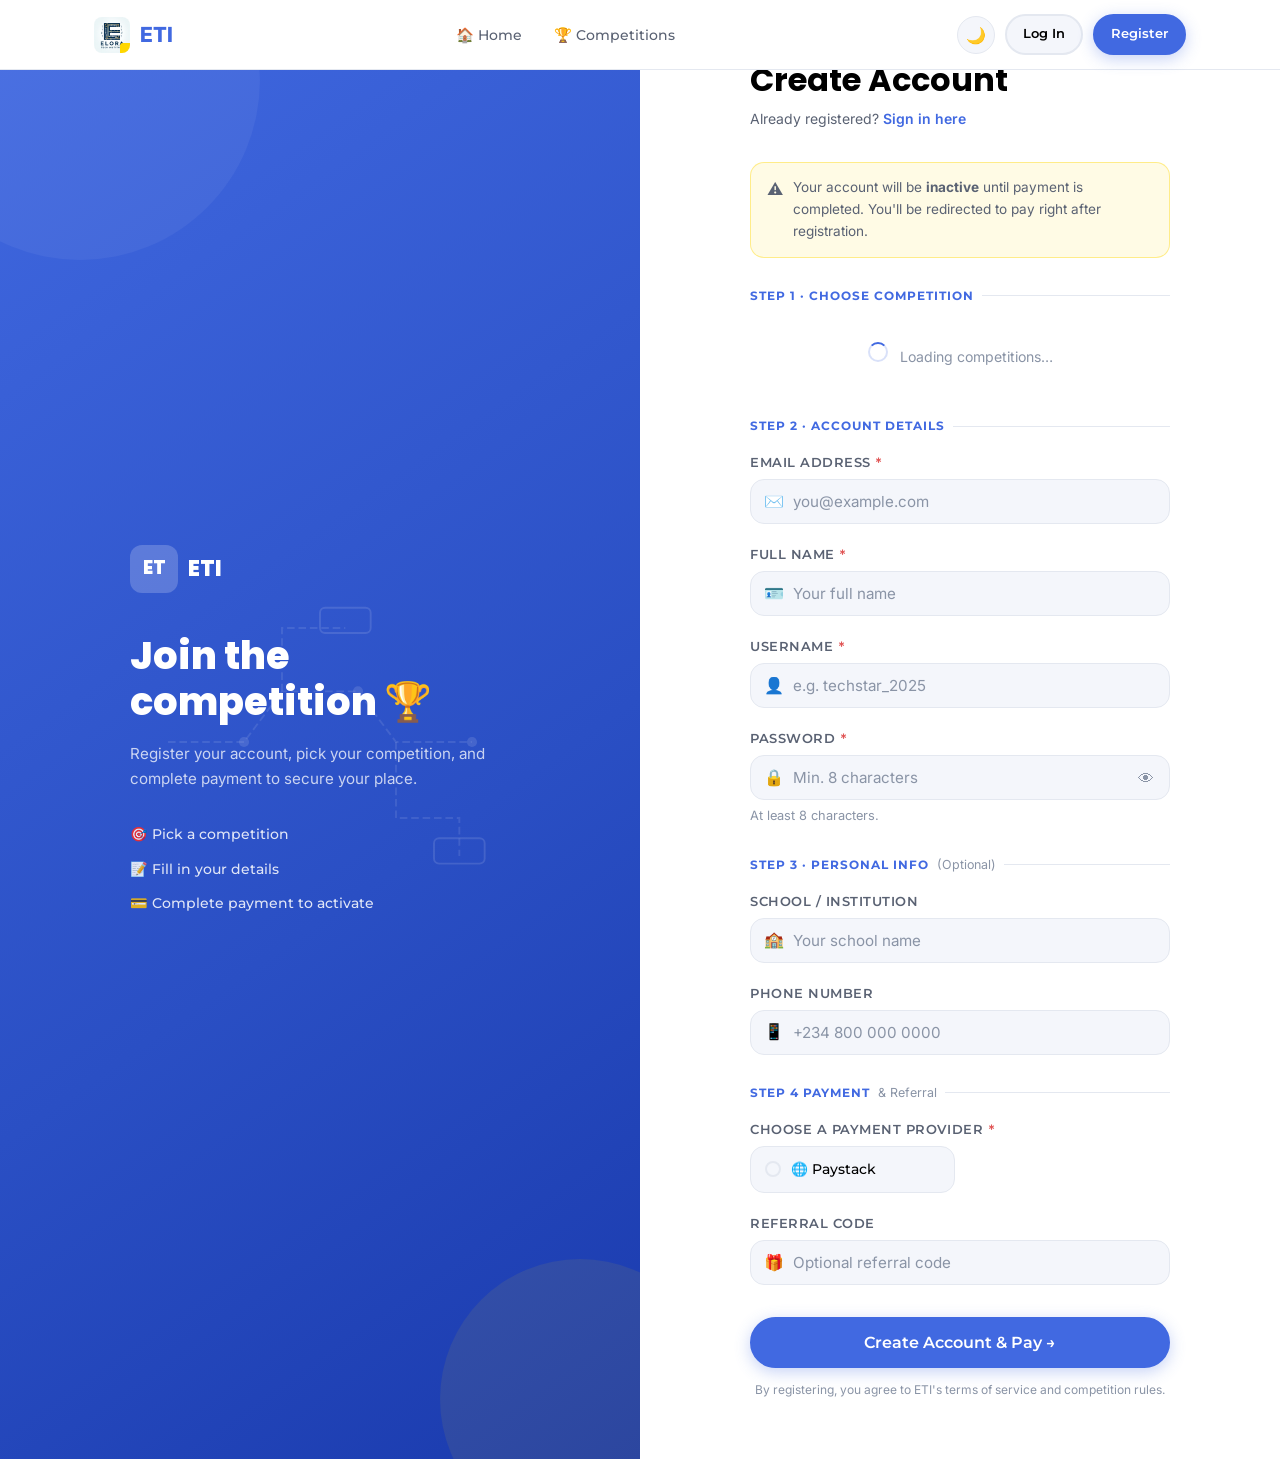
<file: pages/register.html>
<!DOCTYPE html>
<html lang="en">
<head>
  <meta charset="UTF-8" />
  <meta name="viewport" content="width=device-width, initial-scale=1.0" />
  <title>Register — ETI</title>
  <link rel="stylesheet" href="../css/global.css" />
  <link rel="stylesheet" href="../css/auth.css" />
</head>
<body>
  <div id="navbar-mount"></div>

  <main class="auth-page page-wrapper">
    <div class="auth-layout">
      <!-- LEFT PANEL -->
      <div class="auth-panel-left" aria-hidden="true">
        <div class="auth-panel-content">
          <div class="auth-brand">
            <div class="logo-badge" style="width:48px;height:48px;font-size:1.2rem;font-family:'Poppins',sans-serif;font-weight:800;background:rgba(255,255,255,0.2);color:#fff;border-radius:12px;display:grid;place-items:center;">ET</div>
            <span style="font-family:'Poppins',sans-serif;font-weight:800;font-size:1.4rem;color:#fff;">ETI</span>
          </div>
          <h2 class="auth-panel-title">Join the<br/>competition 🏆</h2>
          <p class="auth-panel-sub">Register your account, pick your competition, and complete payment to secure your place.</p>
          <div class="auth-panel-features">
            <div class="apf-item">🎯 Pick a competition</div>
            <div class="apf-item">📝 Fill in your details</div>
            <div class="apf-item">💳 Complete payment to activate</div>
          </div>
          <div class="auth-circuit" aria-hidden="true">
            <svg viewBox="0 0 300 250" fill="none" xmlns="http://www.w3.org/2000/svg">
              <path d="M30 120 H90 L120 80 H180 L210 120 H270" stroke="white" stroke-width="1.5" stroke-dasharray="6 3" opacity="0.25"/>
              <circle cx="90" cy="120" r="4" fill="white" opacity="0.3"/>
              <circle cx="180" cy="80" r="4" fill="white" opacity="0.3"/>
              <circle cx="270" cy="120" r="4" fill="white" opacity="0.3"/>
              <path d="M120 80 V30 H170" stroke="white" stroke-width="1.5" stroke-dasharray="6 3" opacity="0.25"/>
              <path d="M210 120 V180 H260 V210" stroke="white" stroke-width="1.5" stroke-dasharray="6 3" opacity="0.25"/>
              <rect x="150" y="14" width="40" height="20" rx="4" stroke="white" stroke-width="1.5" opacity="0.3"/>
              <rect x="240" y="196" width="40" height="20" rx="4" stroke="white" stroke-width="1.5" opacity="0.3"/>
            </svg>
          </div>
        </div>
      </div>

      <!-- RIGHT PANEL -->
      <div class="auth-panel-right">
        <div class="auth-form-wrap">
          <div class="auth-form-header">
            <h1 class="auth-title">Create Account</h1>
            <p class="text-muted text-sm">Already registered? <a href="./login.html" class="text-primary font-semibold">Sign in here</a></p>
          </div>

          <div class="payment-notice">
            <span class="notice-icon">⚠️</span>
            <span>Your account will be <strong>inactive</strong> until payment is completed. You'll be redirected to pay right after registration.</span>
          </div>

          <form id="register-form" novalidate autocomplete="on">

            <!-- Step 1: Competition Selection -->
            <div class="reg-section-title">Step 1 · Choose Competition</div>

            <div id="comp-loading" style="text-align:center;padding:20px;color:var(--text-light);font-size:.88rem;">
              <span class="spinner spinner-dark" style="display:inline-block;margin-right:8px;"></span> Loading competitions…
            </div>
            <div id="comp-error" class="hidden" style="font-size:.85rem;color:#e05252;padding:8px 0;">
              Failed to load competitions. <button type="button" class="text-primary font-semibold" id="retry-comp-btn" style="cursor:pointer;">Retry</button>
            </div>
            <div class="competition-select-mini hidden" id="comp-list"></div>
            <span class="form-error" id="comp-error-msg"></span>

            <!-- Step 2: Account Info -->
            <div class="reg-section-title">Step 2 · Account Details</div>

            <div class="form-group">
              <label class="form-label" for="email">Email Address <span style="color:#e05252">*</span></label>
              <div class="input-wrapper">
                <span class="input-icon">✉️</span>
                <input type="email" id="email" name="email" class="form-input" placeholder="you@example.com" autocomplete="email" required />
              </div>
              <span class="form-error" id="email-error"></span>
            </div>

            <div class="form-group">
              <label class="form-label" for="full_name">Full Name <span style="color:#e05252">*</span></label>
              <div class="input-wrapper">
                <span class="input-icon">🪪</span>
                <input type="text" id="full_name" name="full_name" class="form-input" placeholder="Your full name" autocomplete="name" />
              </div>
            </div>

            <div class="form-group">
              <label class="form-label" for="username">Username <span style="color:#e05252">*</span></label>
              <div class="input-wrapper">
                <span class="input-icon">👤</span>
                <input type="text" id="username" name="username" class="form-input" placeholder="e.g. techstar_2025" autocomplete="username" required />
              </div>
              <span class="form-error" id="username-error"></span>
            </div>

            <div class="form-group">
              <label class="form-label" for="password">Password <span style="color:#e05252">*</span></label>
              <div class="input-wrapper">
                <span class="input-icon">🔒</span>
                <input type="password" id="password" name="password" class="form-input" placeholder="Min. 8 characters" autocomplete="new-password" required />
                <button type="button" class="input-action" id="toggle-password">👁</button>
              </div>
              <span class="form-hint">At least 8 characters.</span>
              <span class="form-error" id="password-error"></span>
            </div>

            <!-- Step 3: Personal Info (optional) -->
            <div class="reg-section-title">Step 3 · Personal Info <span style="font-weight:400;text-transform:none;font-size:.78rem;color:var(--text-light);letter-spacing:0;">(Optional)</span></div>

            <div class="form-group">
              <label class="form-label" for="school_name">School / Institution</label>
              <div class="input-wrapper">
                <span class="input-icon">🏫</span>
                <input type="text" id="school_name" name="school_name" class="form-input" placeholder="Your school name" />
              </div>
            </div>

            <div class="form-group">
              <label class="form-label" for="phone">Phone Number</label>
              <div class="input-wrapper">
                <span class="input-icon">📱</span>
                <input type="tel" id="phone" name="phone" class="form-input" placeholder="+234 800 000 0000" autocomplete="tel" />
              </div>
            </div>

            <!-- Step 4: Payment Provider & Referral -->
            <div class="reg-section-title">Step 4 Payment <span style="font-weight:400;text-transform:none;font-size:.78rem;color:var(--text-light);letter-spacing:0;">&amp; Referral</span></div>

            <div class="form-group">
              <label class="form-label">Choose a payment Provider <span style="color:#e05252">*</span></label>
              <div class="provider-grid" id="provider-grid">
                <div class="provider-option" data-val="paystack">
                  <div class="provider-radio"></div>🌐 Paystack
                </div>
                <!--
                <div class="provider-option" data-val="flutterwave">
                  <div class="provider-radio"></div>🤝 Flutterwave
                </div>
              -->
              </div>
              <span class="form-error" id="provider-error"></span>
            </div>

            <div class="form-group">
              <label class="form-label" for="referral_code">Referral Code</label>
              <div class="input-wrapper">
                <span class="input-icon">🎁</span>
                <input type="text" id="referral_code" name="referral_code" class="form-input" placeholder="Optional referral code" />
              </div>
            </div>

            <button type="submit" class="btn btn-primary btn-block btn-lg mt-3" id="register-btn">
              Create Account & Pay →
            </button>

            <p class="text-center text-xs text-light mt-3">
              By registering, you agree to ETI's terms of service and competition rules.
            </p>
          </form>
        </div>
      </div>
    </div>
  </main>

  <div id="toast-container" class="toast-container"></div>

  <script src="../js/api.js"></script>
  <script src="../js/components.js"></script>
  <script>
    mountLayout({ page: 'register' });

    let selectedCompId = null;
    let selectedProvider = null;

    // ---- LOAD COMPETITIONS ----
    async function loadCompetitions() {
      const loadEl = document.getElementById('comp-loading');
      const errEl = document.getElementById('comp-error');
      const listEl = document.getElementById('comp-list');

      // Check if one was pre-selected from landing
      const preSelected = CompetitionService.getSelected();

      try {
        const data = await CompetitionService.list();
        const comps = data.competitions || [];

        loadEl.classList.add('hidden');
        errEl.classList.add('hidden');

        if (!comps.length) {
          listEl.innerHTML = '<p class="text-sm text-muted" style="padding:12px 0;">No competitions available right now.</p>';
          listEl.classList.remove('hidden');
          return;
        }

        listEl.innerHTML = comps.map(c => `
          <div class="comp-option ${preSelected === c.id ? 'selected' : ''}" data-id="${c.id}">
            <div class="comp-option-info">
              <div class="comp-option-title">${c.title}</div>
              <div class="comp-option-price">Entry: ${c.price || 'Free'}</div>
            </div>
            <div class="comp-check">${preSelected === c.id ? '✓' : ''}</div>
          </div>
        `).join('');

        if (preSelected) selectedCompId = preSelected;
        listEl.classList.remove('hidden');

        listEl.querySelectorAll('.comp-option').forEach(opt => {
          opt.addEventListener('click', () => {
            listEl.querySelectorAll('.comp-option').forEach(o => {
              o.classList.remove('selected');
              o.querySelector('.comp-check').textContent = '';
            });
            opt.classList.add('selected');
            opt.querySelector('.comp-check').textContent = '✓';
            selectedCompId = opt.dataset.id;

            const errMsg = document.getElementById('comp-error-msg');
            errMsg.textContent = '';
            errMsg.classList.remove('visible');
          });
        });

      } catch (err) {
        loadEl.classList.add('hidden');
        errEl.classList.remove('hidden');
      }
    }

    document.getElementById('retry-comp-btn')?.addEventListener('click', loadCompetitions);
    loadCompetitions();

    // ---- PROVIDER SELECTION ----
    document.getElementById('provider-grid').querySelectorAll('.provider-option').forEach(opt => {
      opt.addEventListener('click', () => {
        document.querySelectorAll('.provider-option').forEach(o => o.classList.remove('selected'));
        opt.classList.add('selected');
        selectedProvider = opt.dataset.val;
        const err = document.getElementById('provider-error');
        err.textContent = ''; err.classList.remove('visible');
      });
    });

    // ---- PASSWORD TOGGLE ----
    document.getElementById('toggle-password').addEventListener('click', function() {
      const pw = document.getElementById('password');
      const isText = pw.type === 'text';
      pw.type = isText ? 'password' : 'text';
      this.textContent = isText ? '👁' : '🙈';
    });

    // ---- FORM SUBMIT ----
    document.getElementById('register-form').addEventListener('submit', async (e) => {
      e.preventDefault();

      // Validate competition
      if (!selectedCompId) {
        const err = document.getElementById('comp-error-msg');
        err.textContent = 'Please select a competition to continue.';
        err.classList.add('visible');
        document.getElementById('comp-list').scrollIntoView({ behavior: 'smooth', block: 'nearest' });
        return;
      }

      const emailInput = document.getElementById('email');
      const usernameInput = document.getElementById('username');
      const passwordInput = document.getElementById('password');

      const emailValid = validateField(emailInput, [Validators.required, Validators.email]);
      const usernameValid = validateField(usernameInput, [Validators.required, Validators.minLength(3)]);
      const passwordValid = validateField(passwordInput, [Validators.required, Validators.password]);

      if (!emailValid || !usernameValid || !passwordValid) return;

      if (!selectedProvider) {
        const err = document.getElementById('provider-error');
        err.textContent = 'Please select a payment provider.';
        err.classList.add('visible');
        return;
      }

      const btn = document.getElementById('register-btn');
      setButtonLoading(btn, true);

      const payload = {
        competition_id: selectedCompId,
        email: emailInput.value.trim(),
        username: usernameInput.value.trim(),
        password: passwordInput.value,
        provider: selectedProvider,
      };

      const fullName = document.getElementById('full_name').value.trim();
      const school = document.getElementById('school_name').value.trim();
      const phone = document.getElementById('phone').value.trim();
      const referral = document.getElementById('referral_code').value.trim();

      if (fullName) payload.full_name = fullName;
      if (school) payload.school_name = school;
      if (phone) payload.phone = phone;
      if (referral) payload.referral_code = referral;

      try {
        const data = await AuthService.register(payload);
        Toast.success('Account created!', 'Redirecting you to complete payment…');
        if (data.payment_link) {
          setTimeout(() => { window.location.href = data.payment_link; }, 1200);
        } else {
          setTimeout(() => { window.location.href = './login.html'; }, 1200);
        }
      } catch (err) {
        setButtonLoading(btn, false);
        Toast.error('Registration failed', err.message || 'Something went wrong. Please try again.');
      }
    });
  </script>
</body>
</html>
</file>
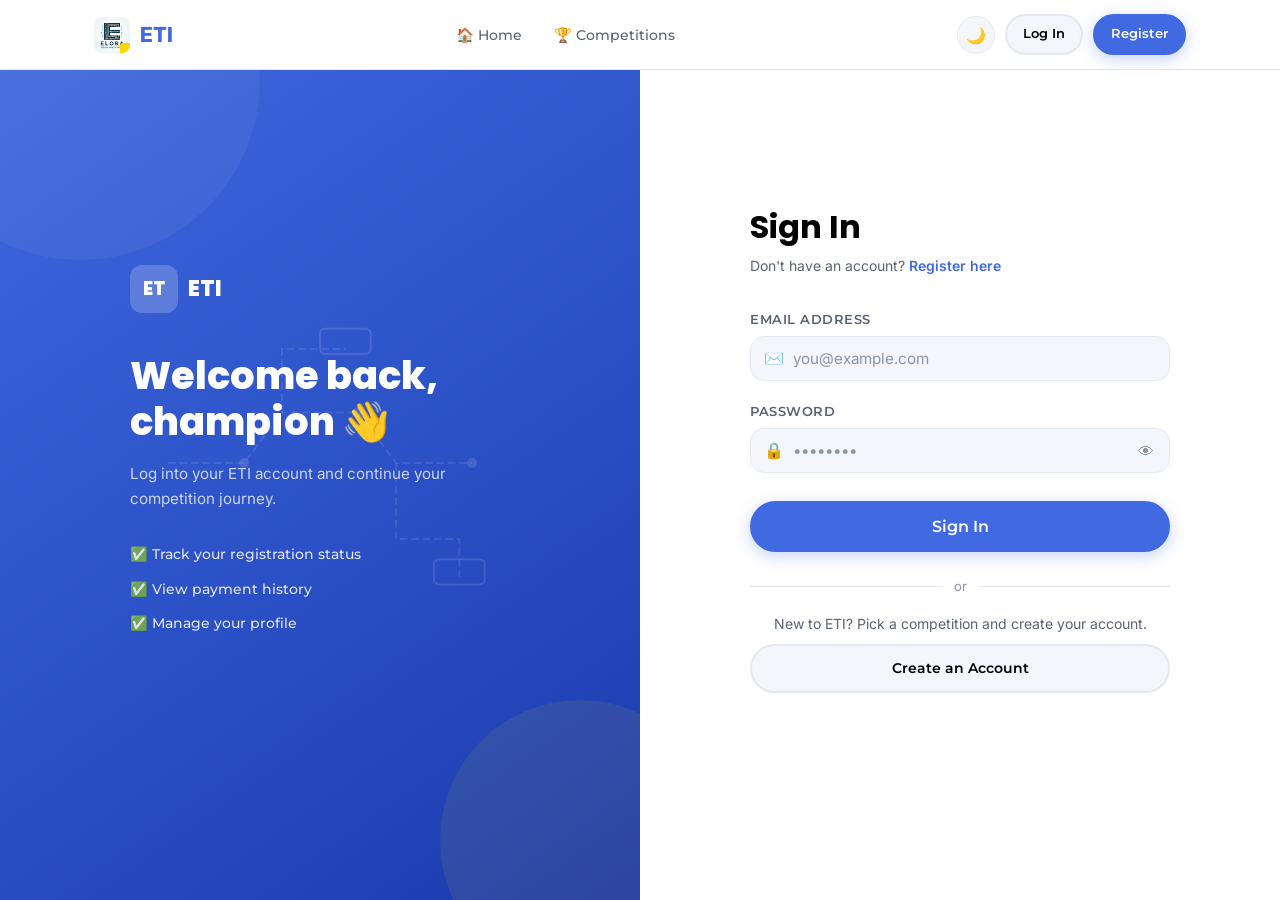
<file: pages/admin/competitions.html>
<!DOCTYPE html>
<html lang="en">
<head>
  <meta charset="UTF-8" />
  <meta name="viewport" content="width=device-width, initial-scale=1.0" />
  <title>Competitions — ETI Admin</title>
  <link rel="stylesheet" href="../../css/global.css" />
  <link rel="stylesheet" href="../../css/admin/admin.global.css" />
</head>
<body>
  <div id="navbar-mount"></div>

  <div class="page-wrapper">
    <div class="admin-page">

      <aside class="admin-sidebar">
        <div class="sidebar-section-label">Overview</div>
        <a href="./dashboard.html" class="sidebar-link"><span class="sl-icon">📊</span> Dashboard</a>
        <div class="sidebar-section-label">Management</div>
        <a href="./users.html" class="sidebar-link"><span class="sl-icon">👥</span> Users</a>
        <a href="./competitions.html" class="sidebar-link active"><span class="sl-icon">🏆</span> Competitions</a>
        <a href="./payments.html" class="sidebar-link"><span class="sl-icon">💳</span> Payments</a>
        <div class="sidebar-section-label">System</div>
        <a href="/pages/index.html" class="sidebar-link"><span class="sl-icon">🌐</span> Public Site</a>
      </aside>

      <main class="admin-main">
        <div class="admin-page-header">
          <div>
            <h1>Competitions</h1>
            <div class="admin-breadcrumb"><a href="./dashboard.html">Dashboard</a> · Competitions</div>
          </div>
          <button class="btn btn-primary" id="new-comp-btn">＋ New Competition</button>
        </div>

        <!-- COMPETITIONS GRID -->
        <div id="comp-loading" class="comp-admin-grid">
          <div class="comp-skeleton"></div>
          <div class="comp-skeleton"></div>
          <div class="comp-skeleton"></div>
        </div>

        <div id="comp-error" class="hidden">
          <div class="empty-state card">
            <div class="empty-icon">😕</div>
            <h3>Failed to load competitions</h3>
            <button class="btn btn-outline mt-4" id="retry-comp">🔄 Retry</button>
          </div>
        </div>

        <div id="comp-grid" class="comp-admin-grid hidden"></div>
      </main>
    </div>
  </div>

  <!-- CREATE / EDIT COMPETITION MODAL -->
  <div class="modal-overlay" id="comp-modal">
    <div class="modal">
      <div class="modal-header">
        <h3 class="modal-title" id="comp-modal-title">🏆 New Competition</h3>
        <button class="modal-close" id="comp-modal-close">✕</button>
      </div>
      <form id="comp-form" novalidate>
        <input type="hidden" id="comp-edit-id" />
        <div class="form-group">
          <label class="form-label">Title <span style="color:#e05252">*</span></label>
          <div class="input-wrapper">
            <span class="input-icon">📛</span>
            <input type="text" id="comp-title" class="form-input" placeholder="e.g. Web Development Challenge 2025" required />
          </div>
          <span class="form-error" id="comp-title-err"></span>
        </div>
        <div class="form-group">
          <label class="form-label">Description <span style="color:#e05252">*</span></label>
          <textarea id="comp-desc" class="form-input" rows="4" placeholder="Describe the competition, rules, prizes…" style="resize:vertical;" required></textarea>
          <span class="form-error" id="comp-desc-err"></span>
        </div>
        <div class="form-group">
          <label class="form-label">Entry Fee / Price <span style="color:#e05252">*</span></label>
          <div class="input-wrapper">
            <span class="input-icon">💰</span>
            <input type="text" id="comp-price" class="form-input" placeholder="e.g. ₦2,000 or Free" required />
          </div>
          <span class="form-hint">Enter the price as displayed to users (e.g. "₦2,000" or "Free").</span>
          <span class="form-error" id="comp-price-err"></span>
        </div>
        <div class="flex gap-3 mt-2">
          <button type="submit" class="btn btn-primary flex-1" id="comp-save-btn">💾 Save Competition</button>
          <button type="button" class="btn btn-ghost flex-1" id="comp-cancel-btn">Cancel</button>
        </div>
      </form>
    </div>
  </div>

  <div id="footer-mount"></div>
  <div id="toast-container" class="toast-container"></div>

  <style>
    .comp-admin-grid {
      display: grid;
      grid-template-columns: repeat(auto-fill, minmax(320px, 1fr));
      gap: 20px;
    }

    .comp-skeleton {
      height: 200px;
      background: linear-gradient(90deg, var(--bg-soft) 25%, var(--border) 50%, var(--bg-soft) 75%);
      background-size: 200% 100%;
      border-radius: var(--radius-lg);
      border: 1.5px solid var(--border);
      animation: shimmer 1.5s infinite;
    }
    @keyframes shimmer { 0%{background-position:200% 0} 100%{background-position:-200% 0} }

    .comp-admin-card {
      background: var(--bg-card);
      border: 1.5px solid var(--border);
      border-radius: var(--radius-lg);
      padding: 24px;
      display: flex;
      flex-direction: column;
      gap: 12px;
      transition: box-shadow var(--transition);
      position: relative;
      overflow: hidden;
    }

    .comp-admin-card::before {
      content: '';
      position: absolute;
      top: 0; left: 0; right: 0;
      height: 3px;
      background: linear-gradient(90deg, var(--primary), var(--secondary));
    }

    .comp-admin-card:hover { box-shadow: var(--shadow-md); }

    .cac-header { display: flex; align-items: flex-start; justify-content: space-between; gap: 12px; }
    .cac-icon { font-size: 1.8rem; }
    .cac-title { font-family: 'Poppins', sans-serif; font-weight: 700; font-size: 1rem; margin-bottom: 4px; }
    .cac-desc { font-size: .85rem; color: var(--text-muted); line-height: 1.6; flex: 1;
      display: -webkit-box; -webkit-line-clamp: 3; -webkit-box-orient: vertical; overflow: hidden; }
    .cac-footer { display: flex; align-items: center; justify-content: space-between; padding-top: 14px; border-top: 1px solid var(--border); margin-top: auto; }
    .cac-price { font-family: 'Poppins', sans-serif; font-weight: 700; font-size: 1rem; color: var(--primary); }
    .cac-date { font-size: .75rem; color: var(--text-light); }
  </style>

  <script src="../../js/api.js"></script>
  <script src="../../js/components.js"></script>
  <script src="../../js/admin.api.js"></script>
  <script>
    if (!requireAdmin()) throw new Error('Admin access required');
    mountAdminLayout('competitions');

    let competitions = [];
    const ICONS = ['💻', '🤖', '🎨', '🧠', '⚡', '🔬', '🌐', '🎯', '📐', '🧩'];

    async function loadCompetitions() {
      const loadEl = document.getElementById('comp-loading');
      const errEl = document.getElementById('comp-error');
      const gridEl = document.getElementById('comp-grid');

      loadEl.classList.remove('hidden');
      errEl.classList.add('hidden');
      gridEl.classList.add('hidden');

      try {
        const data = await CompetitionService.list();
        competitions = data.competitions || [];
        loadEl.classList.add('hidden');
        renderCompetitions();
      } catch (err) {
        loadEl.classList.add('hidden');
        errEl.classList.remove('hidden');
        Toast.error('Error', err.message || 'Could not load competitions.');
      }
    }

    function renderCompetitions() {
      const gridEl = document.getElementById('comp-grid');
      if (!competitions.length) {
        gridEl.innerHTML = `
          <div class="empty-state" style="grid-column:1/-1;background:var(--bg-card);border:1.5px solid var(--border);border-radius:var(--radius-lg);padding:64px 32px;">
            <div class="empty-icon">🏁</div>
            <h3>No competitions yet</h3>
            <p>Create your first competition to get started.</p>
            <button class="btn btn-primary mt-4" id="empty-new-btn">＋ Create Competition</button>
          </div>`;
        gridEl.classList.remove('hidden');
        document.getElementById('empty-new-btn')?.addEventListener('click', () => openModal());
        return;
      }

      gridEl.innerHTML = competitions.map((c, i) => `
        <div class="comp-admin-card">
          <div class="cac-header">
            <span class="cac-icon">${ICONS[i % ICONS.length]}</span>
            <div class="table-actions">
              <button class="action-btn" data-action="edit" data-id="${c.id}" title="Edit">✏️</button>
              <button class="action-btn danger" data-action="delete" data-id="${c.id}" title="Delete">🗑</button>
            </div>
          </div>
          <div class="cac-title">${c.title}</div>
          <div class="cac-desc">${c.description || 'No description provided.'}</div>
          <div class="cac-footer">
            <span class="cac-price">${c.price || 'Free'}</span>
            <span class="cac-date">Created ${new Date(c.created_at).toLocaleDateString('en-NG', { month:'short', day:'numeric', year:'numeric' })}</span>
          </div>
        </div>
      `).join('');

      gridEl.classList.remove('hidden');

      gridEl.querySelectorAll('[data-action]').forEach(btn => {
        btn.addEventListener('click', async () => {
          const id = btn.dataset.id;
          const comp = competitions.find(c => c.id === id);
          if (!comp) return;

          if (btn.dataset.action === 'edit') {
            openModal(comp);
          } else if (btn.dataset.action === 'delete') {
            const confirmed = await confirmAction({
              title: `Delete "${comp.title}"?`,
              message: `This will permanently remove this competition. All registrations linked to it may be affected.`,
              confirmText: '🗑 Delete',
              danger: true
            });
            if (!confirmed) return;
            try {
              await AdminCompetitionService.delete(id);
              competitions = competitions.filter(c => c.id !== id);
              renderCompetitions();
              Toast.success('Deleted', `"${comp.title}" has been removed.`);
            } catch (err) {
              Toast.error('Failed', err.message || 'Could not delete competition.');
            }
          }
        });
      });
    }

    // ---- MODAL ----
    function openModal(comp = null) {
      const isEdit = !!comp;
      document.getElementById('comp-modal-title').textContent = isEdit ? `✏️ Edit Competition` : `🏆 New Competition`;
      document.getElementById('comp-edit-id').value = comp?.id || '';
      document.getElementById('comp-title').value = comp?.title || '';
      document.getElementById('comp-desc').value = comp?.description || '';
      document.getElementById('comp-price').value = comp?.price || '';
      document.getElementById('comp-modal').classList.add('open');
    }

    function closeModal() {
      document.getElementById('comp-modal').classList.remove('open');
    }

    document.getElementById('new-comp-btn').addEventListener('click', () => openModal());
    document.getElementById('comp-modal-close').addEventListener('click', closeModal);
    document.getElementById('comp-cancel-btn').addEventListener('click', closeModal);
    document.getElementById('comp-modal').addEventListener('click', (e) => { if (e.target.id === 'comp-modal') closeModal(); });

    // ---- FORM SUBMIT ----
    document.getElementById('comp-form').addEventListener('submit', async (e) => {
      e.preventDefault();

      const titleInput = document.getElementById('comp-title');
      const descInput = document.getElementById('comp-desc');
      const priceInput = document.getElementById('comp-price');

      let valid = true;
      valid = validateField(titleInput, [Validators.required]) && valid;
      valid = validateField(descInput, [Validators.required]) && valid;
      valid = validateField(priceInput, [Validators.required]) && valid;
      if (!valid) return;

      const editId = document.getElementById('comp-edit-id').value;
      const payload = {
        title: titleInput.value.trim(),
        description: descInput.value.trim(),
        price: priceInput.value.trim(),
      };

      const btn = document.getElementById('comp-save-btn');
      setButtonLoading(btn, true);

      try {
        if (editId) {
          const res = await AdminCompetitionService.update(editId, payload);
          const idx = competitions.findIndex(c => c.id === editId);
          if (idx >= 0 && res.competition) competitions[idx] = res.competition;
          Toast.success('Updated', res.message || 'Competition updated.');
        } else {
          const res = await AdminCompetitionService.create(payload);
          if (res.competition) competitions.unshift(res.competition);
          Toast.success('Created', res.message || 'Competition created!');
        }
        closeModal();
        renderCompetitions();
      } catch (err) {
        Toast.error('Failed', err.message || 'Could not save competition.');
      } finally {
        setButtonLoading(btn, false);
      }
    });

    document.getElementById('retry-comp')?.addEventListener('click', loadCompetitions);
    loadCompetitions();
  </script>
</body>
</html>
</file>
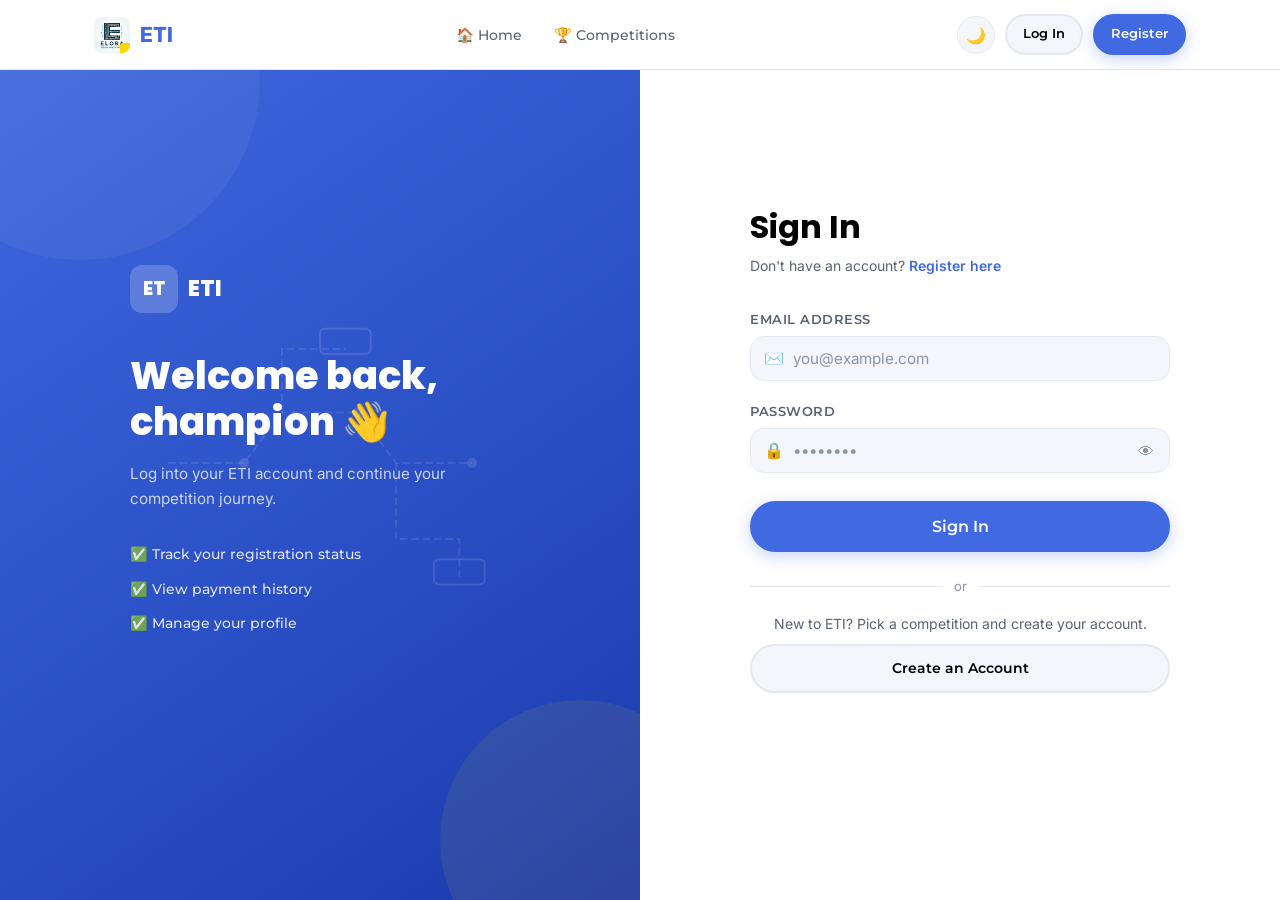
<file: pages/admin/dashboard.html>
<!DOCTYPE html>
<html lang="en">
<head>
  <meta charset="UTF-8" />
  <meta name="viewport" content="width=device-width, initial-scale=1.0" />
  <title>Admin Dashboard — ETI</title>
  <link rel="stylesheet" href="../../css/global.css" />
  <link rel="stylesheet" href="../../css/admin/admin.global.css" />
  <link rel="stylesheet" href="../../css/admin/admin.dashboard.css" />
</head>
<body>
  <div id="navbar-mount"></div>

  <div class="page-wrapper">
    <div class="admin-page">

      <!-- SIDEBAR -->
      <aside class="admin-sidebar">
        <div class="sidebar-section-label">Overview</div>
        <a href="./dashboard.html" class="sidebar-link active"><span class="sl-icon">📊</span> Dashboard</a>

        <div class="sidebar-section-label">Management</div>
        <a href="./users.html" class="sidebar-link"><span class="sl-icon">👥</span> Users <span class="sidebar-badge" id="sb-users">—</span></a>
        <a href="./competitions.html" class="sidebar-link"><span class="sl-icon">🏆</span> Competitions</a>
        <a href="./payments.html" class="sidebar-link"><span class="sl-icon">💳</span> Payments</a>

        <div class="sidebar-section-label">System</div>
        <a href="/pages/index.html" class="sidebar-link"><span class="sl-icon">🌐</span> Public Site</a>
      </aside>

      <!-- MAIN -->
      <main class="admin-main">
        <div class="admin-page-header">
          <div>
            <h1>Dashboard</h1>
            <div class="admin-breadcrumb">ETI Admin · Overview</div>
          </div>
          <div class="flex gap-3 items-center">
            <span id="last-updated" class="text-xs text-light"></span>
            <button class="btn btn-ghost btn-sm" id="refresh-btn">🔄 Refresh</button>
          </div>
        </div>

        <!-- STATS -->
        <div class="admin-stats-grid" id="stats-grid">
          <div class="admin-stat-card asc-blue skeleton-asc"></div>
          <div class="admin-stat-card asc-green skeleton-asc"></div>
          <div class="admin-stat-card asc-yellow skeleton-asc"></div>
          <div class="admin-stat-card asc-red skeleton-asc"></div>
        </div>

        <!-- TWO COLUMN GRID -->
        <div class="dash-two-col">

          <!-- RECENT TRANSACTIONS -->
          <div class="admin-card">
            <div class="admin-card-header">
              <div class="admin-card-title">💳 Recent Transactions</div>
              <div class="admin-card-actions">
                <select class="filter-select" id="days-filter" style="font-size:.8rem;">
                  <option value="7">Last 7 days</option>
                  <option value="14">Last 14 days</option>
                  <option value="30">Last 30 days</option>
                </select>
                <a href="./payments.html" class="btn btn-ghost btn-sm">View All</a>
              </div>
            </div>
            <div id="recent-transactions">
              <div style="padding:24px;text-align:center;">
                <span class="spinner spinner-dark" style="display:inline-block;"></span>
              </div>
            </div>
          </div>

          <!-- RECENT USERS -->
          <div class="admin-card">
            <div class="admin-card-header">
              <div class="admin-card-title">👥 Recent Users</div>
              <a href="./users.html" class="btn btn-ghost btn-sm">Manage All</a>
            </div>
            <div id="recent-users">
              <div style="padding:24px;text-align:center;">
                <span class="spinner spinner-dark" style="display:inline-block;"></span>
              </div>
            </div>
          </div>

        </div>

        <!-- PENDING ACTIVATIONS ALERT -->
        <div id="pending-alert" class="hidden mt-6"></div>

      </main>
    </div>
  </div>

  <div id="footer-mount"></div>
  <div id="toast-container" class="toast-container"></div>

  <script src="../../js/api.js"></script>
  <script src="../../js/components.js"></script>
  <script src="../../js/admin.api.js"></script>
  <script>
    if (!requireAdmin()) throw new Error('Admin access required');
    mountAdminLayout('dashboard');

    async function loadDashboard(days = 7) {
      try {
        const [usersRes, txRes, recentRes] = await Promise.allSettled([
          AdminUserService.getAll(),
          AdminPaymentService.getAll(),
          AdminPaymentService.getRecent(days)
        ]);

        // ---- STATS ----
        const users = usersRes.status === 'fulfilled' ? (usersRes.value.users || []) : [];
        const txs = txRes.status === 'fulfilled' ? (txRes.value.transactions || []) : [];

        const totalUsers = users.length;
        const activeUsers = users.filter(u => u.is_active).length;
        const paidTxs = txs.filter(t => t.status === 'success');
        const pendingTxs = txs.filter(t => t.status === 'pending');

        // sidebar badge
        const sbUsers = document.getElementById('sb-users');
        if (sbUsers) sbUsers.textContent = totalUsers;

        document.getElementById('stats-grid').innerHTML = `
          <div class="admin-stat-card asc-blue">
            <div class="asc-top">
              <div class="asc-icon">👥</div>
              <span class="asc-trend trend-up">+${users.filter(u => {
                const d = new Date(u.created_at);
                return (Date.now() - d) < 7 * 86400000;
              }).length} this week</span>
            </div>
            <div class="asc-val">${totalUsers}</div>
            <div class="asc-lbl">Total Users</div>
          </div>
          <div class="admin-stat-card asc-green">
            <div class="asc-top">
              <div class="asc-icon">✅</div>
            </div>
            <div class="asc-val">${activeUsers}</div>
            <div class="asc-lbl">Active Users</div>
          </div>
          <div class="admin-stat-card asc-yellow">
            <div class="asc-top">
              <div class="asc-icon">💰</div>
            </div>
            <div class="asc-val">${paidTxs.length}</div>
            <div class="asc-lbl">Paid Transactions</div>
          </div>
          <div class="admin-stat-card asc-red">
            <div class="asc-top">
              <div class="asc-icon">⏳</div>
            </div>
            <div class="asc-val">${pendingTxs.length}</div>
            <div class="asc-lbl">Pending Payments</div>
          </div>
        `;

        // ---- RECENT TRANSACTIONS ----
        const recent = recentRes.status === 'fulfilled' ? (recentRes.value.recent_transactions || []) : [];
        if (!recent.length) {
          document.getElementById('recent-transactions').innerHTML = `
            <div class="empty-state" style="padding:32px;">
              <div class="empty-icon">💳</div>
              <h3>No transactions in this period</h3>
            </div>`;
        } else {
          document.getElementById('recent-transactions').innerHTML = `
            <div class="data-table-wrap">
              <table class="data-table">
                <thead><tr>
                  <th>User / Competition</th>
                  <th>Amount</th>
                  <th>Status</th>
                  <th>Date</th>
                </tr></thead>
                <tbody>
                  ${recent.slice(0, 8).map(t => `
                    <tr>
                      <td>
                        <div class="td-primary">${t.competition_title || 'Competition'}</div>
                        <div class="td-sub td-mono">${t.payment_reference || '—'}</div>
                      </td>
                      <td><strong>${t.amount}</strong></td>
                      <td><span class="badge ${t.status === 'success' ? 'badge-success' : 'badge-warning'}">${t.status === 'success' ? '✅ Paid' : '⏳ Pending'}</span></td>
                      <td class="text-xs text-muted">${t.paid_at ? new Date(t.paid_at).toLocaleDateString('en-NG', { month:'short', day:'numeric' }) : '—'}</td>
                    </tr>
                  `).join('')}
                </tbody>
              </table>
            </div>
          `;
        }

        // ---- RECENT USERS ----
        const recentUsers = [...users].sort((a, b) => new Date(b.created_at) - new Date(a.created_at)).slice(0, 7);
        if (!recentUsers.length) {
          document.getElementById('recent-users').innerHTML = `<div class="empty-state" style="padding:32px;"><div class="empty-icon">👥</div><h3>No users yet</h3></div>`;
        } else {
          document.getElementById('recent-users').innerHTML = `
            <div class="data-table-wrap">
              <table class="data-table">
                <thead><tr>
                  <th>User</th>
                  <th>Status</th>
                  <th>Joined</th>
                </tr></thead>
                <tbody>
                  ${recentUsers.map(u => `
                    <tr>
                      <td>
                        <div class="user-cell">
                          <div class="user-avatar-sm">${(u.username || 'U').charAt(0).toUpperCase()}</div>
                          <div>
                            <div class="td-primary">${u.username}</div>
                            <div class="td-sub">${u.email}</div>
                          </div>
                        </div>
                      </td>
                      <td>
                        <span class="badge ${u.is_active ? 'badge-success' : 'badge-warning'}">
                          ${u.is_active ? 'Active' : 'Pending'}
                        </span>
                        ${u.is_admin ? '<span class="badge badge-primary" style="margin-left:4px;">Admin</span>' : ''}
                      </td>
                      <td class="text-xs text-muted">${new Date(u.created_at).toLocaleDateString('en-NG', { month:'short', day:'numeric', year:'numeric' })}</td>
                    </tr>
                  `).join('')}
                </tbody>
              </table>
            </div>
          `;
        }

        // ---- PENDING ALERT ----
        const pendingUsers = users.filter(u => !u.is_active).length;
        if (pendingUsers > 0) {
          document.getElementById('pending-alert').innerHTML = `
            <div class="status-banner warning" style="border-radius:var(--radius-md);padding:16px 20px;">
              <span>⚠️</span>
              <div><strong>${pendingUsers} user${pendingUsers > 1 ? 's' : ''}</strong> are pending activation (payment not yet completed).</div>
              <a href="./users.html?filter=inactive" class="btn btn-secondary btn-sm">Review Users</a>
            </div>`;
          document.getElementById('pending-alert').classList.remove('hidden');
        }

        document.getElementById('last-updated').textContent = `Updated ${new Date().toLocaleTimeString('en-NG', { hour:'2-digit', minute:'2-digit' })}`;

      } catch (err) {
        Toast.error('Dashboard error', err.message || 'Failed to load data.');
      }
    }

    // Days filter
    document.getElementById('days-filter').addEventListener('change', (e) => {
      loadDashboard(parseInt(e.target.value));
    });

    document.getElementById('refresh-btn').addEventListener('click', () => loadDashboard());

    loadDashboard();
  </script>
</body>
</html>
</file>
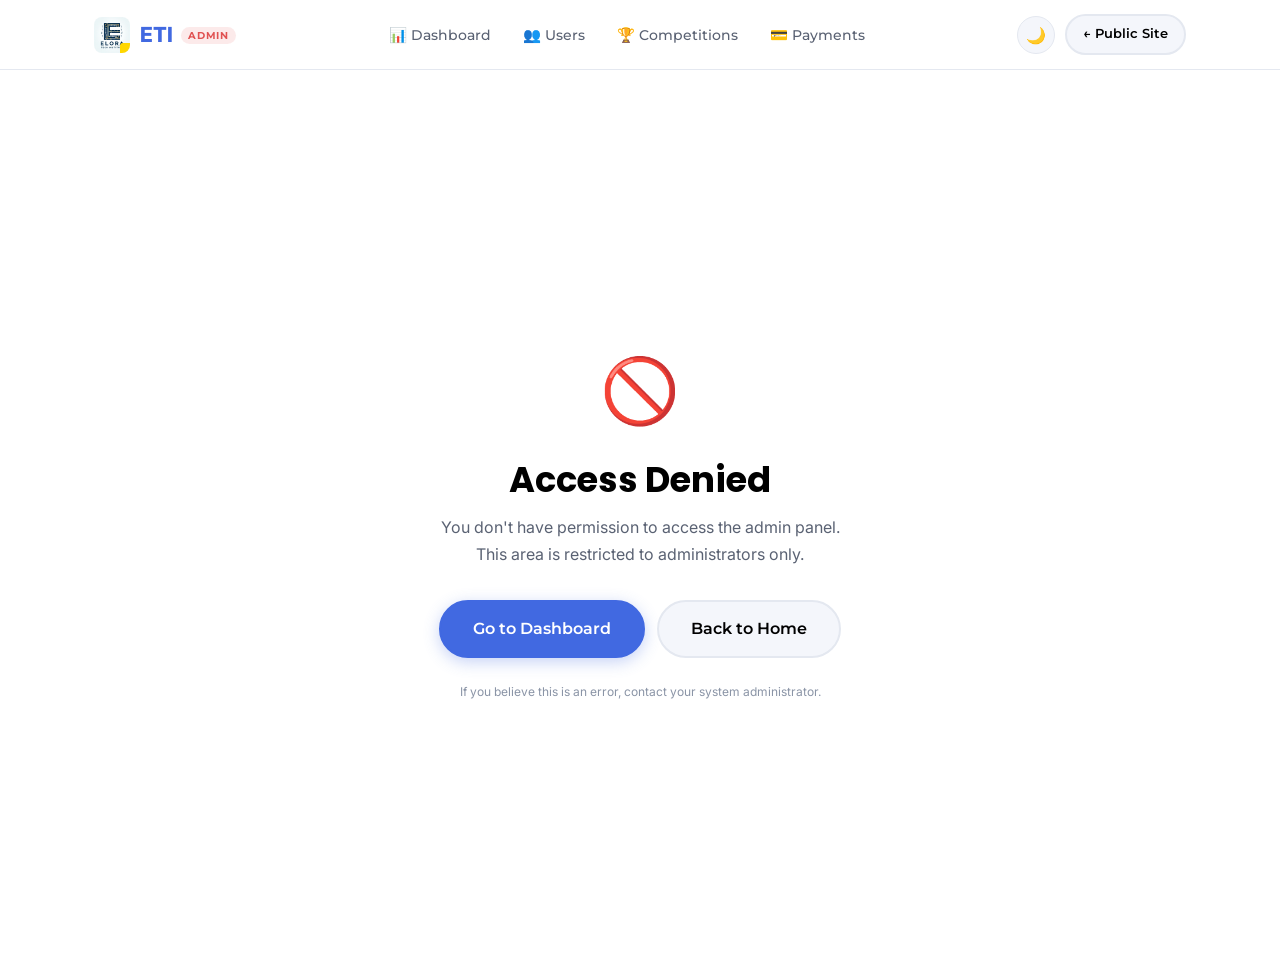
<file: pages/admin/denied.html>
<!DOCTYPE html>
<html lang="en">
<head>
  <meta charset="UTF-8" />
  <meta name="viewport" content="width=device-width, initial-scale=1.0" />
  <title>Access Denied — ETI</title>
  <link rel="stylesheet" href="../../css/global.css" />
  <link rel="stylesheet" href="../../css/admin/admin.global.css" />
</head>
<body>
  <div id="navbar-mount"></div>

  <main class="page-wrapper">
    <div class="denied-page">
      <div>
        <span class="denied-icon">🚫</span>
        <h1 style="font-size:2.2rem;margin-bottom:12px;">Access Denied</h1>
        <p class="text-muted" style="max-width:400px;margin:0 auto 32px;font-size:1rem;line-height:1.7;">
          You don't have permission to access the admin panel. This area is restricted to administrators only.
        </p>
        <div class="flex gap-3 justify-center flex-wrap">
          <a href="/pages/dashboard.html" class="btn btn-primary btn-lg">Go to Dashboard</a>
          <a href="/pages/index.html" class="btn btn-ghost btn-lg">Back to Home</a>
        </div>
        <p class="text-xs text-light mt-6">If you believe this is an error, contact your system administrator.</p>
      </div>
    </div>
  </main>

  <div id="toast-container" class="toast-container"></div>

  <script src="../../js/api.js"></script>
  <script src="../../js/components.js"></script>
  <script src="../../js/admin.api.js"></script>
  <script>
    mountAdminLayout('');
  </script>
</body>
</html>
</file>
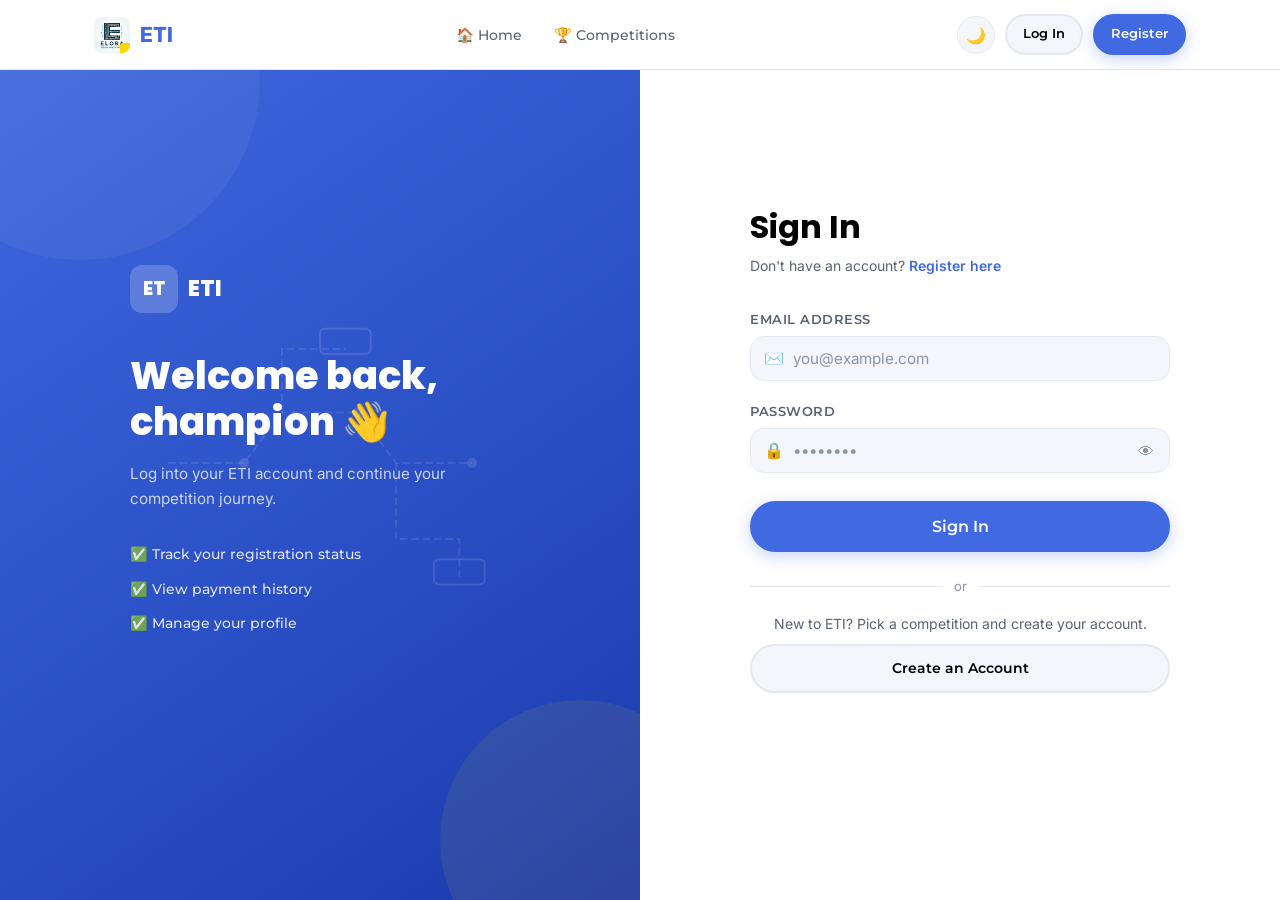
<file: pages/admin/payments.html>
<!DOCTYPE html>
<html lang="en">
<head>
  <meta charset="UTF-8" />
  <meta name="viewport" content="width=device-width, initial-scale=1.0" />
  <title>Payments — ETI Admin</title>
  <link rel="stylesheet" href="../../css/global.css" />
  <link rel="stylesheet" href="../../css/admin/admin.global.css" />
</head>
<body>
  <div id="navbar-mount"></div>

  <div class="page-wrapper">
    <div class="admin-page">

      <aside class="admin-sidebar">
        <div class="sidebar-section-label">Overview</div>
        <a href="./dashboard.html" class="sidebar-link"><span class="sl-icon">📊</span> Dashboard</a>
        <div class="sidebar-section-label">Management</div>
        <a href="./users.html" class="sidebar-link"><span class="sl-icon">👥</span> Users</a>
        <a href="./competitions.html" class="sidebar-link"><span class="sl-icon">🏆</span> Competitions</a>
        <a href="./payments.html" class="sidebar-link active"><span class="sl-icon">💳</span> Payments</a>
        <div class="sidebar-section-label">System</div>
        <a href="/pages/index.html" class="sidebar-link"><span class="sl-icon">🌐</span> Public Site</a>
      </aside>

      <main class="admin-main">
        <div class="admin-page-header">
          <div>
            <h1>Payments</h1>
            <div class="admin-breadcrumb"><a href="./dashboard.html">Dashboard</a> · Payments</div>
          </div>
          <div class="flex gap-3 items-center">
            <div class="pay-mode-tabs" id="pay-mode-tabs">
              <button class="pmt-tab active" data-mode="all">All Time</button>
              <button class="pmt-tab" data-mode="recent">Recent</button>
            </div>
          </div>
        </div>

        <!-- SUMMARY STATS -->
        <div class="admin-stats-grid" id="pay-stats" style="grid-template-columns:repeat(3,1fr);">
          <div class="admin-stat-card asc-blue skeleton-asc" style="height:100px;"></div>
          <div class="admin-stat-card asc-green skeleton-asc" style="height:100px;"></div>
          <div class="admin-stat-card asc-yellow skeleton-asc" style="height:100px;"></div>
        </div>

        <!-- MAIN TABLE -->
        <div class="admin-card mt-6">
          <div class="admin-card-header">
            <div class="admin-card-title" id="table-title">💳 All Transactions</div>
            <div class="admin-card-actions" id="recent-controls" style="display:none;">
              <label class="text-xs text-muted" style="font-family:'Montserrat',sans-serif;font-weight:600;">Days:</label>
              <select class="filter-select" id="days-select">
                <option value="7">Last 7 days</option>
                <option value="14">Last 14 days</option>
                <option value="30">Last 30 days</option>
              </select>
            </div>
          </div>

          <!-- TOOLBAR -->
          <div class="table-toolbar">
            <div class="search-box">
              <span class="search-icon">🔍</span>
              <input type="text" id="pay-search" placeholder="Search by reference or competition…" />
            </div>
            <select class="filter-select" id="pay-status-filter">
              <option value="all">All Status</option>
              <option value="success">✅ Paid</option>
              <option value="pending">⏳ Pending</option>
            </select>
            <button class="btn btn-ghost btn-sm" id="refresh-pay-btn" style="margin-left:auto;">🔄 Refresh</button>
          </div>

          <!-- TABLE -->
          <div class="data-table-wrap">
            <table class="data-table">
              <thead>
                <tr>
                  <th>Reference</th>
                  <th>Competition</th>
                  <th>Amount</th>
                  <th>Status</th>
                  <th>Payment Date</th>
                  <th>Created</th>
                </tr>
              </thead>
              <tbody id="pay-tbody">
                <tr class="table-loading-row">
                  <td colspan="6">
                    <div class="table-spinner">
                      <span class="spinner spinner-dark"></span> Loading transactions…
                    </div>
                  </td>
                </tr>
              </tbody>
            </table>
          </div>

          <div class="pagination-wrap" id="pay-pagination"></div>
        </div>
      </main>
    </div>
  </div>

  <div id="footer-mount"></div>
  <div id="toast-container" class="toast-container"></div>

  <style>
    .pay-mode-tabs {
      display: flex;
      background: var(--bg-soft);
      border: 1.5px solid var(--border);
      border-radius: var(--radius-full);
      padding: 3px;
    }
    .pmt-tab {
      font-family: 'Montserrat', sans-serif;
      font-weight: 600;
      font-size: .82rem;
      padding: 6px 16px;
      border-radius: var(--radius-full);
      color: var(--text-muted);
      cursor: pointer;
      transition: all var(--transition);
      border: none;
      background: none;
    }
    .pmt-tab.active { background: var(--bg-card); color: var(--primary); box-shadow: var(--shadow-sm); }
    .skeleton-asc {
      animation: shimmer 1.5s infinite;
      background: linear-gradient(90deg, var(--bg-soft) 25%, var(--border) 50%, var(--bg-soft) 75%);
      background-size: 200% 100%;
    }
    @keyframes shimmer { 0%{background-position:200% 0} 100%{background-position:-200% 0} }
  </style>

  <script src="../../js/api.js"></script>
  <script src="../../js/components.js"></script>
  <script src="../../js/admin.api.js"></script>
  <script>
    if (!requireAdmin()) throw new Error('Admin access required');
    mountAdminLayout('payments');

    let allTransactions = [];
    let filteredTransactions = [];
    let currentPage = 1;
    let currentMode = 'all';
    const PER_PAGE = 20;

    async function loadAll() {
      setTableLoading();
      try {
        const data = await AdminPaymentService.getAll();
        allTransactions = data.transactions || [];
        renderStats(allTransactions);
        applyFilters();
      } catch (err) {
        setTableError();
        Toast.error('Error', err.message || 'Could not load transactions.');
      }
    }

    async function loadRecent(days = 7) {
      setTableLoading();
      try {
        const data = await AdminPaymentService.getRecent(days);
        allTransactions = data.recent_transactions || [];
        renderStats(allTransactions);
        applyFilters();
      } catch (err) {
        setTableError();
        Toast.error('Error', err.message || 'Could not load recent transactions.');
      }
    }

    function setTableLoading() {
      document.getElementById('pay-tbody').innerHTML = `
        <tr class="table-loading-row">
          <td colspan="6"><div class="table-spinner"><span class="spinner spinner-dark"></span> Loading…</div></td>
        </tr>`;
    }

    function setTableError() {
      document.getElementById('pay-tbody').innerHTML = `
        <tr class="table-empty-row">
          <td colspan="6">😕 Failed to load transactions.</td>
        </tr>`;
    }

    function renderStats(txs) {
      const paid = txs.filter(t => t.status === 'success');
      const pending = txs.filter(t => t.status === 'pending');

      document.getElementById('pay-stats').innerHTML = `
        <div class="admin-stat-card asc-blue">
          <div class="asc-top"><div class="asc-icon">📋</div></div>
          <div class="asc-val">${txs.length}</div>
          <div class="asc-lbl">Total Transactions</div>
        </div>
        <div class="admin-stat-card asc-green">
          <div class="asc-top"><div class="asc-icon">✅</div></div>
          <div class="asc-val">${paid.length}</div>
          <div class="asc-lbl">Paid</div>
        </div>
        <div class="admin-stat-card asc-yellow">
          <div class="asc-top"><div class="asc-icon">⏳</div></div>
          <div class="asc-val">${pending.length}</div>
          <div class="asc-lbl">Pending</div>
        </div>
      `;
    }

    function applyFilters() {
      const search = document.getElementById('pay-search').value.toLowerCase().trim();
      const status = document.getElementById('pay-status-filter').value;

      filteredTransactions = allTransactions.filter(t => {
        const matchSearch = !search ||
          t.payment_reference?.toLowerCase().includes(search) ||
          t.competition_title?.toLowerCase().includes(search);
        const matchStatus = status === 'all' || t.status === status;
        return matchSearch && matchStatus;
      });

      currentPage = 1;
      renderTable();
    }

    function renderTable() {
      const tbody = document.getElementById('pay-tbody');
      const paginationEl = document.getElementById('pay-pagination');

      if (!filteredTransactions.length) {
        tbody.innerHTML = `<tr class="table-empty-row"><td colspan="6">No transactions match your filters.</td></tr>`;
        paginationEl.innerHTML = '';
        return;
      }

      const { items, ...pagInfo } = paginate(filteredTransactions, currentPage, PER_PAGE);

      tbody.innerHTML = items.map(t => `
        <tr>
          <td>
            <div class="td-mono">${t.payment_reference || '—'}</div>
          </td>
          <td>
            <div class="td-primary">${t.competition_title || 'Competition'}</div>
          </td>
          <td>
            <strong style="font-family:'Poppins',sans-serif;font-weight:700;">${t.amount}</strong>
          </td>
          <td>
            <span class="badge ${t.status === 'success' ? 'badge-success' : 'badge-warning'}">
              ${t.status === 'success' ? '✅ Paid' : '⏳ Pending'}
            </span>
          </td>
          <td class="text-xs text-muted">
            ${t.paid_at ? new Date(t.paid_at).toLocaleDateString('en-NG', { day:'numeric', month:'short', year:'numeric' }) : '—'}
          </td>
          <td class="text-xs text-muted">
            ${new Date(t.created_at).toLocaleDateString('en-NG', { day:'numeric', month:'short', year:'numeric' })}
          </td>
        </tr>
      `).join('');

      renderPagination(paginationEl, pagInfo, (p) => { currentPage = p; renderTable(); });
    }

    // ---- MODE TABS ----
    document.getElementById('pay-mode-tabs').querySelectorAll('.pmt-tab').forEach(tab => {
      tab.addEventListener('click', () => {
        document.querySelectorAll('.pmt-tab').forEach(t => t.classList.remove('active'));
        tab.classList.add('active');
        currentMode = tab.dataset.mode;

        const recentControls = document.getElementById('recent-controls');
        const tableTitle = document.getElementById('table-title');

        if (currentMode === 'recent') {
          recentControls.style.display = 'flex';
          tableTitle.textContent = '📅 Recent Transactions';
          loadRecent(parseInt(document.getElementById('days-select').value));
        } else {
          recentControls.style.display = 'none';
          tableTitle.textContent = '💳 All Transactions';
          loadAll();
        }
      });
    });

    document.getElementById('days-select').addEventListener('change', (e) => {
      if (currentMode === 'recent') loadRecent(parseInt(e.target.value));
    });

    document.getElementById('pay-search').addEventListener('input', applyFilters);
    document.getElementById('pay-status-filter').addEventListener('change', applyFilters);
    document.getElementById('refresh-pay-btn').addEventListener('click', () => {
      currentMode === 'recent' ? loadRecent(parseInt(document.getElementById('days-select').value)) : loadAll();
    });

    loadAll();
  </script>
</body>
</html>
</file>
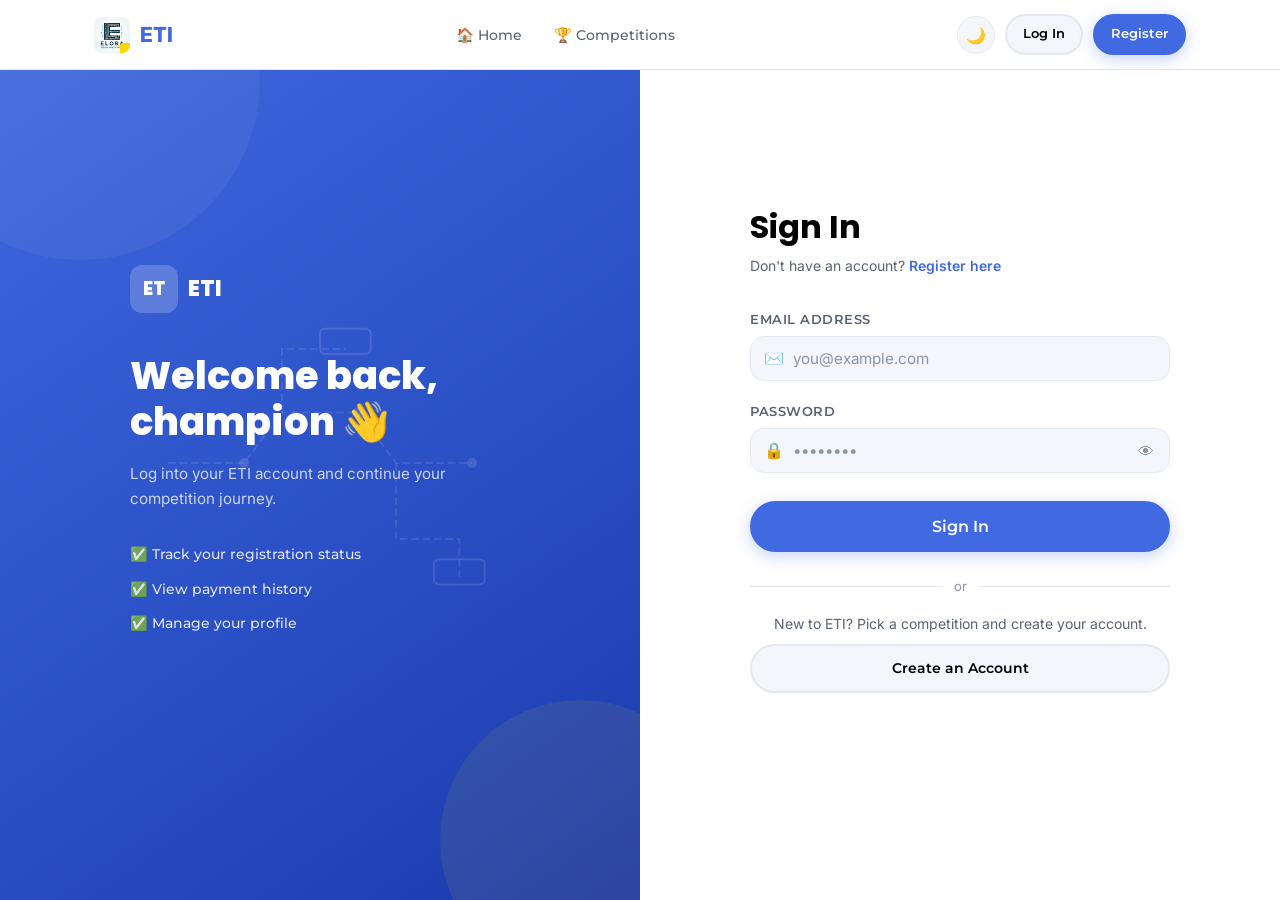
<file: pages/admin/users.html>
<!DOCTYPE html>
<html lang="en">
<head>
  <meta charset="UTF-8" />
  <meta name="viewport" content="width=device-width, initial-scale=1.0" />
  <title>User Management — ETI Admin</title>
  <link rel="stylesheet" href="../../css/global.css" />
  <link rel="stylesheet" href="../../css/admin/admin.global.css" />
</head>
<body>
  <div id="navbar-mount"></div>

  <div class="page-wrapper">
    <div class="admin-page">

      <aside class="admin-sidebar">
        <div class="sidebar-section-label">Overview</div>
        <a href="./dashboard.html" class="sidebar-link"><span class="sl-icon">📊</span> Dashboard</a>
        <div class="sidebar-section-label">Management</div>
        <a href="./users.html" class="sidebar-link active"><span class="sl-icon">👥</span> Users</a>
        <a href="./competitions.html" class="sidebar-link"><span class="sl-icon">🏆</span> Competitions</a>
        <a href="./payments.html" class="sidebar-link"><span class="sl-icon">💳</span> Payments</a>
        <div class="sidebar-section-label">System</div>
        <a href="/pages/index.html" class="sidebar-link"><span class="sl-icon">🌐</span> Public Site</a>
      </aside>

      <main class="admin-main">
        <div class="admin-page-header">
          <div>
            <h1>User Management</h1>
            <div class="admin-breadcrumb"><a href="./dashboard.html">Dashboard</a> · Users</div>
          </div>
          <div class="flex gap-3">
            <span id="user-count" class="badge badge-gray" style="font-size:.8rem;padding:6px 12px;">Loading…</span>
          </div>
        </div>

        <!-- USERS TABLE -->
        <div class="admin-card">
          <div class="admin-card-header">
            <div class="admin-card-title">👥 All Users</div>
          </div>

          <!-- TOOLBAR -->
          <div class="table-toolbar">
            <div class="search-box">
              <span class="search-icon">🔍</span>
              <input type="text" id="user-search" placeholder="Search by name, email or username…" />
            </div>
            <select class="filter-select" id="filter-status">
              <option value="all">All Status</option>
              <option value="active">✅ Active</option>
              <option value="inactive">⏳ Inactive</option>
            </select>
            <select class="filter-select" id="filter-role">
              <option value="all">All Roles</option>
              <option value="admin">🔑 Admin</option>
              <option value="user">👤 User</option>
            </select>
            <button class="btn btn-ghost btn-sm" id="refresh-users-btn" style="margin-left:auto;">🔄 Refresh</button>
          </div>

          <!-- TABLE -->
          <div class="data-table-wrap" id="users-table-wrap">
            <table class="data-table" id="users-table">
              <thead>
                <tr>
                  <th>User</th>
                  <th>School</th>
                  <th>Status</th>
                  <th>Role</th>
                  <th>Joined</th>
                  <th>Actions</th>
                </tr>
              </thead>
              <tbody id="users-tbody">
                <tr class="table-loading-row">
                  <td colspan="6">
                    <div class="table-spinner">
                      <span class="spinner spinner-dark"></span> Loading users…
                    </div>
                  </td>
                </tr>
              </tbody>
            </table>
          </div>

          <div class="pagination-wrap" id="users-pagination"></div>
        </div>
      </main>
    </div>
  </div>

  <!-- EDIT USER MODAL -->
  <div class="modal-overlay" id="edit-modal">
    <div class="modal">
      <div class="modal-header">
        <h3 class="modal-title">✏️ Edit User</h3>
        <button class="modal-close" id="edit-modal-close">✕</button>
      </div>
      <form id="edit-user-form" novalidate>
        <input type="hidden" id="edit-user-id" />
        <div class="form-group modal-form-group">
          <label class="form-label">Username</label>
          <div class="input-wrapper"><span class="input-icon">👤</span>
            <input type="text" id="edit-username" class="form-input" />
          </div>
        </div>
        <div class="form-group modal-form-group">
          <label class="form-label">Email</label>
          <div class="input-wrapper"><span class="input-icon">✉️</span>
            <input type="email" id="edit-email" class="form-input" />
          </div>
          <span class="form-error" id="edit-email-err"></span>
        </div>
        <div class="form-group modal-form-group">
          <label class="form-label">Full Name</label>
          <div class="input-wrapper"><span class="input-icon">🪪</span>
            <input type="text" id="edit-fullname" class="form-input" />
          </div>
        </div>
        <div class="form-group modal-form-group">
          <label class="form-label">School / Institution</label>
          <div class="input-wrapper"><span class="input-icon">🏫</span>
            <input type="text" id="edit-school" class="form-input" />
          </div>
        </div>
        <div class="form-group modal-form-group">
          <label class="form-label">Phone</label>
          <div class="input-wrapper"><span class="input-icon">📱</span>
            <input type="tel" id="edit-phone" class="form-input" />
          </div>
        </div>
        <div class="divider"></div>
        <div class="flex gap-3">
          <button type="submit" class="btn btn-primary flex-1" id="edit-save-btn">💾 Save Changes</button>
          <button type="button" class="btn btn-ghost flex-1" id="edit-cancel-btn">Cancel</button>
        </div>
      </form>
    </div>
  </div>

  <!-- USER DETAIL MODAL -->
  <div class="modal-overlay" id="detail-modal">
    <div class="modal" style="max-width:520px;">
      <div class="modal-header">
        <h3 class="modal-title" id="detail-modal-title">User Details</h3>
        <button class="modal-close" id="detail-modal-close">✕</button>
      </div>
      <div id="detail-modal-body"></div>
    </div>
  </div>

  <div id="footer-mount"></div>
  <div id="toast-container" class="toast-container"></div>

  <script src="../../js/api.js"></script>
  <script src="../../js/components.js"></script>
  <script src="../../js/admin.api.js"></script>
  <script>
    if (!requireAdmin()) throw new Error('Admin access required');
    mountAdminLayout('users');

    let allUsers = [];
    let filteredUsers = [];
    let currentPage = 1;
    const PER_PAGE = 15;
    const currentAdminUser = AuthService.getUser();

    // ---- LOAD USERS ----
    async function loadUsers() {
      const tbody = document.getElementById('users-tbody');
      tbody.innerHTML = `<tr class="table-loading-row"><td colspan="6"><div class="table-spinner"><span class="spinner spinner-dark"></span> Loading users…</div></td></tr>`;

      try {
        const data = await AdminUserService.getAll();
        allUsers = data.users || [];
        document.getElementById('user-count').textContent = `${allUsers.length} total`;
        applyFilters();
      } catch (err) {
        tbody.innerHTML = `<tr class="table-empty-row"><td colspan="6">😕 Failed to load users. <button class="btn btn-outline btn-sm mt-2" onclick="loadUsers()">Retry</button></td></tr>`;
        Toast.error('Error', err.message || 'Could not load users.');
      }
    }

    // ---- FILTER & SEARCH ----
    function applyFilters() {
      const search = document.getElementById('user-search').value.toLowerCase().trim();
      const status = document.getElementById('filter-status').value;
      const role = document.getElementById('filter-role').value;

      filteredUsers = allUsers.filter(u => {
        const matchSearch = !search ||
          u.username?.toLowerCase().includes(search) ||
          u.email?.toLowerCase().includes(search) ||
          u.full_name?.toLowerCase().includes(search);
        const matchStatus = status === 'all' || (status === 'active' ? u.is_active : !u.is_active);
        const matchRole = role === 'all' || (role === 'admin' ? u.is_admin : !u.is_admin);
        return matchSearch && matchStatus && matchRole;
      });

      currentPage = 1;
      renderTable();
    }

    // ---- RENDER TABLE ----
    function renderTable() {
      const tbody = document.getElementById('users-tbody');
      const paginationEl = document.getElementById('users-pagination');

      if (!filteredUsers.length) {
        tbody.innerHTML = `<tr class="table-empty-row"><td colspan="6">😕 No users found matching your filters.</td></tr>`;
        paginationEl.innerHTML = '';
        return;
      }

      const { items, ...pagInfo } = paginate(filteredUsers, currentPage, PER_PAGE);

      tbody.innerHTML = items.map(u => `
        <tr data-id="${u.id}">
          <td>
            <div class="user-cell">
              <div class="user-avatar-sm">${(u.username || 'U').charAt(0).toUpperCase()}</div>
              <div>
                <div class="td-primary">${u.username}</div>
                <div class="td-sub">${u.email}</div>
              </div>
            </div>
          </td>
          <td class="td-sub">
            ${u.school_name || '<span style="color:var(--text-light)">—</span>'}
          </td>
          <td>
            <span class="badge ${u.is_active ? 'badge-success' : 'badge-warning'}">
              ${u.is_active ? '✅ Active' : '⏳ Inactive'}
            </span>
          </td>
          <td>
            ${u.is_admin
              ? `<span class="badge badge-primary">🔑 Admin</span>`
              : `<span class="badge badge-gray">👤 User</span>`}
          </td>
          <td class="text-xs text-muted">${new Date(u.created_at).toLocaleDateString('en-NG', { day:'numeric', month:'short', year:'numeric' })}</td>
          <td>
            <div class="table-actions">
              <button class="action-btn" title="View details" data-action="view" data-id="${u.id}">👁</button>
              <button class="action-btn" title="Edit user" data-action="edit" data-id="${u.id}">✏️</button>
              ${u.is_active
                ? `<button class="action-btn" title="Deactivate" data-action="deactivate" data-id="${u.id}">🔒</button>`
                : `<button class="action-btn success" title="Activate" data-action="activate" data-id="${u.id}">🔓</button>`}
              ${u.is_admin
                ? `<button class="action-btn" title="Remove admin" data-action="remove-admin" data-id="${u.id}" ${u.id === currentAdminUser?.id ? 'disabled title="Cannot remove yourself"' : ''}>👤</button>`
                : `<button class="action-btn" title="Make admin" data-action="make-admin" data-id="${u.id}">🔑</button>`}
              <button class="action-btn danger" title="Delete user" data-action="delete" data-id="${u.id}">🗑</button>
            </div>
          </td>
        </tr>
      `).join('');

      renderPagination(paginationEl, pagInfo, (p) => { currentPage = p; renderTable(); });

      // Bind row actions
      tbody.querySelectorAll('[data-action]').forEach(btn => {
        btn.addEventListener('click', handleAction);
      });
    }

    // ---- ACTION HANDLER ----
    async function handleAction(e) {
      const btn = e.currentTarget;
      const action = btn.dataset.action;
      const id = btn.dataset.id;
      const user = allUsers.find(u => u.id === id);
      if (!user) return;

      switch (action) {
        case 'view': openDetailModal(user); break;
        case 'edit': openEditModal(user); break;
        case 'activate': await doPermission(id, 'activate', user.username); break;
        case 'deactivate': await doPermission(id, 'deactivate', user.username); break;
        case 'make-admin': await doPermission(id, 'make-admin', user.username); break;
        case 'remove-admin': await doPermission(id, 'remove-admin', user.username); break;
        case 'delete': await doDelete(id, user.username); break;
      }
    }

    // ---- PERMISSIONS ----
    async function doPermission(id, type, username) {
      const labels = {
        activate: { title: `Activate ${username}?`, msg: `This will activate ${username}'s account, giving them full access.`, confirm: '✅ Activate' },
        deactivate: { title: `Deactivate ${username}?`, msg: `This will deactivate ${username}'s account.`, confirm: '🔒 Deactivate', danger: true },
        'make-admin': { title: `Promote ${username} to Admin?`, msg: `${username} will get full admin access. This is a significant action.`, confirm: '🔑 Make Admin' },
        'remove-admin': { title: `Remove admin from ${username}?`, msg: `${username} will lose admin privileges.`, confirm: '👤 Remove Admin', danger: true },
      };
      const lbl = labels[type];
      const confirmed = await confirmAction({ title: lbl.title, message: lbl.msg, confirmText: lbl.confirm, danger: !!lbl.danger });
      if (!confirmed) return;

      try {
        const fnMap = { activate: AdminPermissionService.activate, deactivate: AdminPermissionService.deactivate, 'make-admin': AdminPermissionService.makeAdmin, 'remove-admin': AdminPermissionService.removeAdmin };
        const res = await fnMap[type](id);
        // Update local state
        const idx = allUsers.findIndex(u => u.id === id);
        if (idx >= 0 && res.user) allUsers[idx] = { ...allUsers[idx], ...res.user };
        Toast.success('Done', res.message || 'Action completed.');
        applyFilters();
      } catch (err) {
        Toast.error('Action failed', err.message || 'Could not complete this action.');
      }
    }

    // ---- DELETE ----
    async function doDelete(id, username) {
      const confirmed = await confirmAction({
        title: `Delete ${username}?`,
        message: `This will permanently delete the account for <strong>${username}</strong>. This cannot be undone.`,
        confirmText: '🗑 Delete Permanently',
        danger: true
      });
      if (!confirmed) return;

      try {
        await AdminUserService.delete(id);
        allUsers = allUsers.filter(u => u.id !== id);
        Toast.success('Deleted', `${username} has been removed.`);
        applyFilters();
      } catch (err) {
        Toast.error('Delete failed', err.message || 'Could not delete user.');
      }
    }

    // ---- VIEW DETAIL MODAL ----
    function openDetailModal(user) {
      document.getElementById('detail-modal-title').textContent = `👤 ${user.username}`;
      document.getElementById('detail-modal-body').innerHTML = `
        <div class="flex items-center gap-4 mb-6">
          <div class="user-avatar-sm" style="width:52px;height:52px;font-size:1.3rem;border-radius:12px;">${(user.username || 'U').charAt(0).toUpperCase()}</div>
          <div>
            <div style="font-family:'Poppins',sans-serif;font-weight:700;font-size:1.1rem;">${user.full_name || user.username}</div>
            <div style="color:var(--text-muted);font-size:.85rem;">@${user.username}</div>
            <div class="flex gap-2 mt-2">
              <span class="badge ${user.is_active ? 'badge-success' : 'badge-warning'}">${user.is_active ? 'Active' : 'Inactive'}</span>
              ${user.is_admin ? '<span class="badge badge-primary">Admin</span>' : ''}
            </div>
          </div>
        </div>
        <div style="display:flex;flex-direction:column;gap:0;">
          ${[
            ['Email', user.email],
            ['Phone', user.phone || '—'],
            ['School', user.school_name || '—'],
            ['Joined', new Date(user.created_at).toLocaleDateString('en-NG', { weekday:'short', year:'numeric', month:'long', day:'numeric' })],
          ].map(([k, v]) => `
            <div style="display:flex;justify-content:space-between;align-items:center;padding:12px 0;border-bottom:1px solid var(--border);font-size:.88rem;">
              <span style="font-family:'Montserrat',sans-serif;font-weight:600;font-size:.78rem;text-transform:uppercase;letter-spacing:.04em;color:var(--text-light);">${k}</span>
              <span style="color:var(--text);">${v}</span>
            </div>`).join('')}
        </div>
        <div class="flex gap-3 mt-6">
          <button class="btn btn-outline flex-1" onclick="openEditModal(allUsers.find(u=>u.id==='${user.id}'));closeModal('detail-modal')">✏️ Edit</button>
          <button class="btn btn-ghost flex-1" onclick="closeModal('detail-modal')">Close</button>
        </div>
      `;
      document.getElementById('detail-modal').classList.add('open');
    }

    // ---- EDIT MODAL ----
    function openEditModal(user) {
      document.getElementById('edit-user-id').value = user.id;
      document.getElementById('edit-username').value = user.username || '';
      document.getElementById('edit-email').value = user.email || '';
      document.getElementById('edit-fullname').value = user.full_name || '';
      document.getElementById('edit-school').value = user.school_name || '';
      document.getElementById('edit-phone').value = user.phone || '';
      document.getElementById('edit-modal').classList.add('open');
    }

    function closeModal(id) {
      document.getElementById(id).classList.remove('open');
    }

    document.getElementById('edit-modal-close').addEventListener('click', () => closeModal('edit-modal'));
    document.getElementById('edit-cancel-btn').addEventListener('click', () => closeModal('edit-modal'));
    document.getElementById('detail-modal-close').addEventListener('click', () => closeModal('detail-modal'));

    // Close on overlay click
    ['edit-modal', 'detail-modal'].forEach(id => {
      document.getElementById(id).addEventListener('click', (e) => {
        if (e.target.id === id) closeModal(id);
      });
    });

    // ---- EDIT FORM SUBMIT ----
    document.getElementById('edit-user-form').addEventListener('submit', async (e) => {
      e.preventDefault();
      const id = document.getElementById('edit-user-id').value;
      const emailInput = document.getElementById('edit-email');
      if (!validateField(emailInput, [Validators.required, Validators.email])) return;

      const payload = {
        username: document.getElementById('edit-username').value.trim(),
        email: emailInput.value.trim(),
        full_name: document.getElementById('edit-fullname').value.trim(),
        school_name: document.getElementById('edit-school').value.trim(),
        phone: document.getElementById('edit-phone').value.trim() || null,
      };

      const btn = document.getElementById('edit-save-btn');
      setButtonLoading(btn, true);

      try {
        const res = await AdminUserService.update(id, payload);
        const idx = allUsers.findIndex(u => u.id === id);
        if (idx >= 0 && res.user) allUsers[idx] = { ...allUsers[idx], ...res.user };
        Toast.success('Updated', res.message || 'User updated successfully.');
        closeModal('edit-modal');
        applyFilters();
      } catch (err) {
        Toast.error('Update failed', err.message || 'Could not update user.');
      } finally {
        setButtonLoading(btn, false);
      }
    });

    // ---- FILTER EVENTS ----
    document.getElementById('user-search').addEventListener('input', applyFilters);
    document.getElementById('filter-status').addEventListener('change', applyFilters);
    document.getElementById('filter-role').addEventListener('change', applyFilters);
    document.getElementById('refresh-users-btn').addEventListener('click', loadUsers);

    // Pre-apply filter from URL param
    const urlFilter = new URLSearchParams(window.location.search).get('filter');
    if (urlFilter === 'inactive') {
      document.getElementById('filter-status').value = 'inactive';
    }

    loadUsers();
  </script>
</body>
</html>
</file>
<file: css/global.css>
/* =============================================
   ETI GLOBAL STYLES
   Elora Tech Institute — Public Frontend
============================================= */

@import url('https://fonts.googleapis.com/css2?family=Poppins:wght@400;600;700;800&family=Montserrat:wght@400;500;600&family=Inter:wght@300;400;500&display=swap');

/* ---- CSS VARIABLES ---- */
:root {
  --primary: #4169e1;
  --primary-hover: #3155c4;
  --secondary: #ffd700;
  --secondary-hover: #e6c200;
  --tertiary: #a0b7b8;
  --bg: #ffffff;
  --bg-soft: #f4f6fb;
  --bg-card: #ffffff;
  --text: #000000;
  --text-muted: #5a6273;
  --text-light: #8a94a6;
  --border: #e4e8f0;
  --border-focus: #4169e1;
  --shadow-sm: 0 2px 8px rgba(65, 105, 225, 0.08);
  --shadow-md: 0 6px 24px rgba(65, 105, 225, 0.12);
  --shadow-lg: 0 16px 48px rgba(65, 105, 225, 0.16);
  --radius-sm: 8px;
  --radius-md: 14px;
  --radius-lg: 22px;
  --radius-xl: 32px;
  --radius-full: 9999px;
  --transition: 0.22s cubic-bezier(0.4, 0, 0.2, 1);
  --nav-height: 70px;
  --max-width: 1140px;
}

[data-theme="dark"] {
  --primary: #668fff;
  --primary-hover: #7a9fff;
  --secondary: #e6c200;
  --secondary-hover: #ffd700;
  --tertiary: #b8d1d2;
  --bg: #121212;
  --bg-soft: #1a1d27;
  --bg-card: #1e2130;
  --text: #ffffff;
  --text-muted: #a0aabf;
  --text-light: #6b7590;
  --border: #2a2f45;
  --border-focus: #668fff;
  --shadow-sm: 0 2px 8px rgba(0,0,0,0.3);
  --shadow-md: 0 6px 24px rgba(0,0,0,0.35);
  --shadow-lg: 0 16px 48px rgba(0,0,0,0.4);
}

/* ---- RESET ---- */
*, *::before, *::after { box-sizing: border-box; margin: 0; padding: 0; }
html { scroll-behavior: smooth; font-size: 16px; }

body {
  font-family: 'Inter', sans-serif;
  background: var(--bg);
  color: var(--text);
  line-height: 1.6;
  min-height: 100vh;
  transition: background var(--transition), color var(--transition);
  -webkit-font-smoothing: antialiased;
}

img { max-width: 100%; display: block; }
a { text-decoration: none; color: inherit; }
button { cursor: pointer; border: none; background: none; font-family: inherit; }
input, textarea, select { font-family: inherit; }
ul { list-style: none; }

/* ---- TYPOGRAPHY ---- */
h1, h2, h3, h4, h5 {
  font-family: 'Poppins', sans-serif;
  font-weight: 700;
  line-height: 1.25;
  color: var(--text);
}
h1 { font-size: clamp(2rem, 5vw, 3.2rem); }
h2 { font-size: clamp(1.5rem, 3vw, 2.2rem); }
h3 { font-size: clamp(1.1rem, 2vw, 1.4rem); }
h4 { font-size: 1.1rem; }

.subheading, label, .label {
  font-family: 'Montserrat', sans-serif;
  font-weight: 500;
}

p, span, li { font-family: 'Inter', sans-serif; }

.text-muted { color: var(--text-muted); }
.text-light { color: var(--text-light); }
.text-primary { color: var(--primary); }
.text-secondary { color: var(--secondary); }
.text-center { text-align: center; }
.text-sm { font-size: 0.875rem; }
.text-xs { font-size: 0.75rem; }
.font-semibold { font-weight: 600; }
.font-bold { font-weight: 700; }

/* ---- LAYOUT ---- */
.container {
  max-width: var(--max-width);
  margin: 0 auto;
  padding: 0 24px;
}

.page-wrapper {
  padding-top: var(--nav-height);
  min-height: 100vh;
}

.section {
  padding: 80px 0;
}

.section-sm {
  padding: 48px 0;
}

/* ---- NAVBAR ---- */
.navbar {
  position: fixed;
  top: 0; left: 0; right: 0;
  height: var(--nav-height);
  background: var(--bg);
  border-bottom: 1px solid var(--border);
  z-index: 1000;
  transition: background var(--transition), box-shadow var(--transition);
}

.navbar.scrolled {
  box-shadow: var(--shadow-md);
}

.navbar-inner {
  display: flex;
  align-items: center;
  justify-content: space-between;
  height: 100%;
  gap: 24px;
}

.navbar-logo {
  display: flex;
  align-items: center;
  gap: 10px;
  font-family: 'Poppins', sans-serif;
  font-weight: 800;
  font-size: 1.3rem;
  color: var(--primary);
  flex-shrink: 0;
}

.navbar-logo .logo-badge {
  width: 36px; height: 36px;
  background: var(--primary);
  border-radius: var(--radius-sm);
  display: grid;
  place-items: center;
  color: #fff;
  font-size: 1rem;
  font-weight: 800;
  letter-spacing: -0.5px;
  position: relative;
  overflow: hidden;
}

.navbar-logo .logo-badge::after {
  content: '';
  position: absolute;
  bottom: -4px; right: -4px;
  width: 14px; height: 14px;
  background: var(--secondary);
  border-radius: 3px;
}

.navbar-nav {
  display: flex;
  align-items: center;
  gap: 4px;
}

.nav-link {
  font-family: 'Montserrat', sans-serif;
  font-weight: 500;
  font-size: 0.9rem;
  color: var(--text-muted);
  padding: 8px 14px;
  border-radius: var(--radius-sm);
  transition: color var(--transition), background var(--transition);
}

.nav-link:hover, .nav-link.active {
  color: var(--primary);
  background: rgba(65, 105, 225, 0.08);
}

.navbar-actions {
  display: flex;
  align-items: center;
  gap: 10px;
}

.theme-toggle {
  width: 38px; height: 38px;
  border-radius: var(--radius-full);
  border: 1.5px solid var(--border);
  background: var(--bg-soft);
  color: var(--text-muted);
  display: grid;
  place-items: center;
  font-size: 1rem;
  transition: all var(--transition);
}

.theme-toggle:hover {
  border-color: var(--primary);
  color: var(--primary);
}

.nav-hamburger {
  display: none;
  flex-direction: column;
  gap: 5px;
  width: 36px; height: 36px;
  align-items: center;
  justify-content: center;
  border-radius: var(--radius-sm);
  border: 1.5px solid var(--border);
  background: var(--bg-soft);
}

.nav-hamburger span {
  display: block;
  width: 18px; height: 2px;
  background: var(--text);
  border-radius: 2px;
  transition: all var(--transition);
}

/* ---- BUTTONS ---- */
.btn {
  display: inline-flex;
  align-items: center;
  justify-content: center;
  gap: 8px;
  font-family: 'Montserrat', sans-serif;
  font-weight: 600;
  font-size: 0.9rem;
  padding: 11px 24px;
  border-radius: var(--radius-full);
  transition: all var(--transition);
  position: relative;
  overflow: hidden;
  white-space: nowrap;
  border: 2px solid transparent;
  cursor: pointer;
  text-decoration: none;
}

.btn::after {
  content: '';
  position: absolute;
  inset: 0;
  background: rgba(255,255,255,0.12);
  opacity: 0;
  transition: opacity var(--transition);
}

.btn:hover::after { opacity: 1; }

.btn-primary {
  background: var(--primary);
  color: #fff;
  border-color: var(--primary);
  box-shadow: 0 4px 16px rgba(65,105,225,0.3);
}

.btn-primary:hover {
  background: var(--primary-hover);
  border-color: var(--primary-hover);
  box-shadow: 0 6px 24px rgba(65,105,225,0.4);
  transform: translateY(-1px);
}

.btn-secondary {
  background: var(--secondary);
  color: #1a1a1a;
  border-color: var(--secondary);
  box-shadow: 0 4px 16px rgba(255,215,0,0.3);
}

.btn-secondary:hover {
  background: var(--secondary-hover);
  border-color: var(--secondary-hover);
  transform: translateY(-1px);
}

.btn-outline {
  background: transparent;
  color: var(--primary);
  border-color: var(--primary);
}

.btn-outline:hover {
  background: rgba(65,105,225,0.08);
}

.btn-ghost {
  background: var(--bg-soft);
  color: var(--text);
  border-color: var(--border);
}

.btn-ghost:hover {
  border-color: var(--primary);
  color: var(--primary);
}

.btn-sm {
  font-size: 0.8rem;
  padding: 8px 16px;
}

.btn-lg {
  font-size: 1rem;
  padding: 14px 32px;
}

.btn-block { width: 100%; }

.btn:disabled {
  opacity: 0.55;
  cursor: not-allowed;
  transform: none !important;
  box-shadow: none !important;
}

.btn-loading .btn-text { opacity: 0.6; }

/* ---- CARDS ---- */
.card {
  background: var(--bg-card);
  border: 1.5px solid var(--border);
  border-radius: var(--radius-lg);
  padding: 28px;
  transition: box-shadow var(--transition), border-color var(--transition), transform var(--transition);
  position: relative;
  overflow: hidden;
}

.card:hover {
  box-shadow: var(--shadow-md);
  border-color: var(--primary);
}

.card-hover:hover {
  transform: translateY(-4px);
}

.card-selected {
  border-color: var(--primary) !important;
  box-shadow: 0 0 0 3px rgba(65,105,225,0.15), var(--shadow-md) !important;
}

.card-selected::before {
  content: '✓';
  position: absolute;
  top: 14px; right: 14px;
  width: 26px; height: 26px;
  background: var(--primary);
  color: #fff;
  border-radius: var(--radius-full);
  display: grid;
  place-items: center;
  font-size: 0.75rem;
  font-weight: 700;
}

/* ---- FORMS ---- */
.form-group {
  display: flex;
  flex-direction: column;
  gap: 6px;
  margin-bottom: 20px;
}

.form-label {
  font-family: 'Montserrat', sans-serif;
  font-weight: 600;
  font-size: 0.82rem;
  color: var(--text-muted);
  text-transform: uppercase;
  letter-spacing: 0.04em;
}

.form-input {
  width: 100%;
  padding: 12px 16px;
  background: var(--bg-soft);
  border: 1.5px solid var(--border);
  border-radius: var(--radius-md);
  color: var(--text);
  font-size: 0.95rem;
  transition: border-color var(--transition), box-shadow var(--transition), background var(--transition);
  outline: none;
  appearance: none;
}

.form-input:focus {
  border-color: var(--border-focus);
  box-shadow: 0 0 0 3px rgba(65,105,225,0.12);
  background: var(--bg-card);
}

.form-input::placeholder { color: var(--text-light); }
.form-input.error { border-color: #e05252; }
.form-hint { font-size: 0.8rem; color: var(--text-light); }
.form-error { font-size: 0.8rem; color: #e05252; display: none; }
.form-error.visible { display: block; }

.input-wrapper {
  position: relative;
}

.input-icon {
  position: absolute;
  left: 14px; top: 50%;
  transform: translateY(-50%);
  color: var(--text-light);
  font-size: 1rem;
  pointer-events: none;
}

.input-icon ~ .form-input { padding-left: 42px; }

.input-action {
  position: absolute;
  right: 12px; top: 50%;
  transform: translateY(-50%);
  color: var(--text-light);
  font-size: 1rem;
  cursor: pointer;
  padding: 4px;
  border-radius: 4px;
  transition: color var(--transition);
}
.input-action:hover { color: var(--primary); }

/* ---- BADGES ---- */
.badge {
  display: inline-flex;
  align-items: center;
  gap: 5px;
  font-family: 'Montserrat', sans-serif;
  font-weight: 600;
  font-size: 0.72rem;
  text-transform: uppercase;
  letter-spacing: 0.06em;
  padding: 4px 10px;
  border-radius: var(--radius-full);
}

.badge-primary { background: rgba(65,105,225,0.12); color: var(--primary); }
.badge-success { background: rgba(34,197,94,0.12); color: #16a34a; }
.badge-warning { background: rgba(255,215,0,0.18); color: #a07800; }
.badge-danger { background: rgba(224,82,82,0.12); color: #e05252; }
.badge-gray { background: var(--bg-soft); color: var(--text-muted); border: 1px solid var(--border); }

[data-theme="dark"] .badge-success { color: #4ade80; }
[data-theme="dark"] .badge-warning { color: var(--secondary); }

/* ---- ALERTS / TOASTS ---- */
.toast-container {
  position: fixed;
  top: 80px; right: 20px;
  z-index: 9999;
  display: flex;
  flex-direction: column;
  gap: 10px;
  pointer-events: none;
}

.toast {
  display: flex;
  align-items: flex-start;
  gap: 12px;
  background: var(--bg-card);
  border: 1.5px solid var(--border);
  border-radius: var(--radius-md);
  padding: 14px 18px;
  box-shadow: var(--shadow-lg);
  max-width: 360px;
  pointer-events: all;
  animation: slideInRight 0.3s cubic-bezier(0.34, 1.56, 0.64, 1);
  transition: opacity 0.3s ease, transform 0.3s ease;
}

.toast.toast-success { border-left: 4px solid #16a34a; }
.toast.toast-error { border-left: 4px solid #e05252; }
.toast.toast-warning { border-left: 4px solid var(--secondary); }
.toast.toast-info { border-left: 4px solid var(--primary); }

.toast-icon { font-size: 1.1rem; flex-shrink: 0; margin-top: 1px; }
.toast-body { flex: 1; }
.toast-title { font-family: 'Montserrat', sans-serif; font-weight: 600; font-size: 0.88rem; margin-bottom: 2px; }
.toast-msg { font-size: 0.82rem; color: var(--text-muted); }
.toast-close { color: var(--text-light); font-size: 0.8rem; cursor: pointer; padding: 2px; flex-shrink: 0; }
.toast-close:hover { color: var(--text); }

.toast.fade-out { opacity: 0; transform: translateX(40px); pointer-events: none; }

@keyframes slideInRight {
  from { opacity: 0; transform: translateX(40px); }
  to { opacity: 1; transform: translateX(0); }
}

/* ---- LOADING SPINNER ---- */
.spinner {
  width: 20px; height: 20px;
  border: 2.5px solid rgba(255,255,255,0.3);
  border-top-color: #fff;
  border-radius: 50%;
  animation: spin 0.7s linear infinite;
  flex-shrink: 0;
}

.spinner-dark {
  border-color: rgba(65,105,225,0.2);
  border-top-color: var(--primary);
}

@keyframes spin { to { transform: rotate(360deg); } }

.page-loader {
  position: fixed;
  inset: 0;
  background: var(--bg);
  display: grid;
  place-items: center;
  z-index: 9999;
  transition: opacity 0.4s;
}

.page-loader.hidden { opacity: 0; pointer-events: none; }

.pulse-logo {
  display: flex;
  flex-direction: column;
  align-items: center;
  gap: 16px;
  animation: pulse 1.5s ease-in-out infinite;
}

@keyframes pulse {
  0%, 100% { opacity: 1; transform: scale(1); }
  50% { opacity: 0.7; transform: scale(0.97); }
}

/* ---- EMPTY STATE ---- */
.empty-state {
  display: flex;
  flex-direction: column;
  align-items: center;
  justify-content: center;
  text-align: center;
  padding: 64px 32px;
  gap: 12px;
}

.empty-state .empty-icon { font-size: 3rem; opacity: 0.6; margin-bottom: 8px; }
.empty-state h3 { font-size: 1.1rem; color: var(--text-muted); }
.empty-state p { font-size: 0.88rem; color: var(--text-light); max-width: 300px; }

/* ---- DIVIDER ---- */
.divider {
  height: 1px;
  background: var(--border);
  margin: 24px 0;
}

.divider-text {
  display: flex;
  align-items: center;
  gap: 12px;
  color: var(--text-light);
  font-size: 0.82rem;
}
.divider-text::before, .divider-text::after {
  content: '';
  flex: 1;
  height: 1px;
  background: var(--border);
}

/* ---- FOOTER ---- */
.footer {
  background: var(--bg-soft);
  border-top: 1px solid var(--border);
  padding: 48px 0 28px;
  margin-top: auto;
}

.footer-grid {
  display: grid;
  grid-template-columns: 2fr 1fr 1fr;
  gap: 48px;
  margin-bottom: 40px;
}

.footer-brand .footer-logo {
  display: flex;
  align-items: center;
  gap: 10px;
  font-family: 'Poppins', sans-serif;
  font-weight: 800;
  font-size: 1.2rem;
  color: var(--primary);
  margin-bottom: 12px;
}

.footer-tagline {
  font-size: 0.88rem;
  color: var(--text-muted);
  line-height: 1.6;
  max-width: 280px;
}

.footer-heading {
  font-family: 'Montserrat', sans-serif;
  font-weight: 700;
  font-size: 0.8rem;
  text-transform: uppercase;
  letter-spacing: 0.08em;
  color: var(--text-light);
  margin-bottom: 14px;
}

.footer-links { display: flex; flex-direction: column; gap: 10px; }
.footer-links a {
  font-size: 0.88rem;
  color: var(--text-muted);
  transition: color var(--transition);
}
.footer-links a:hover { color: var(--primary); }

.footer-social {
  display: flex;
  gap: 10px;
  margin-top: 16px;
}

.social-btn {
  width: 36px; height: 36px;
  border-radius: var(--radius-sm);
  background: var(--bg-card);
  border: 1.5px solid var(--border);
  display: grid;
  place-items: center;
  font-size: 0.9rem;
  color: var(--text-muted);
  transition: all var(--transition);
}
.social-btn:hover { border-color: var(--primary); color: var(--primary); transform: translateY(-2px); }

.footer-bottom {
  display: flex;
  align-items: center;
  justify-content: space-between;
  padding-top: 24px;
  border-top: 1px solid var(--border);
  font-size: 0.82rem;
  color: var(--text-light);
  gap: 16px;
  flex-wrap: wrap;
}

.footer-accent-line {
  height: 3px;
  background: linear-gradient(90deg, var(--primary), var(--secondary), var(--tertiary));
  border-radius: 3px;
  margin-bottom: 40px;
  opacity: 0.5;
}

/* ---- CIRCUIT DECORATION ---- */
.circuit-deco {
  position: absolute;
  opacity: 0.06;
  pointer-events: none;
}

/* ---- UTILITY ---- */
.flex { display: flex; }
.flex-col { flex-direction: column; }
.items-center { align-items: center; }
.justify-between { justify-content: space-between; }
.justify-center { justify-content: center; }
.gap-2 { gap: 8px; }
.gap-3 { gap: 12px; }
.gap-4 { gap: 16px; }
.gap-6 { gap: 24px; }
.w-full { width: 100%; }
.mt-1 { margin-top: 4px; }
.mt-2 { margin-top: 8px; }
.mt-3 { margin-top: 12px; }
.mt-4 { margin-top: 16px; }
.mt-6 { margin-top: 24px; }
.mb-2 { margin-bottom: 8px; }
.mb-4 { margin-bottom: 16px; }
.mb-6 { margin-bottom: 24px; }
.mb-8 { margin-bottom: 32px; }
.hidden { display: none !important; }
.sr-only { position: absolute; width: 1px; height: 1px; overflow: hidden; clip: rect(0,0,0,0); }

/* ---- MODAL ---- */
.modal-overlay {
  position: fixed;
  inset: 0;
  background: rgba(0,0,0,0.45);
  backdrop-filter: blur(4px);
  z-index: 5000;
  display: grid;
  place-items: center;
  padding: 20px;
  opacity: 0;
  pointer-events: none;
  transition: opacity 0.25s ease;
}

.modal-overlay.open {
  opacity: 1;
  pointer-events: all;
}

.modal {
  background: var(--bg-card);
  border: 1.5px solid var(--border);
  border-radius: var(--radius-xl);
  padding: 36px;
  max-width: 500px;
  width: 100%;
  box-shadow: var(--shadow-lg);
  transform: translateY(24px) scale(0.97);
  transition: transform 0.3s cubic-bezier(0.34, 1.56, 0.64, 1);
  max-height: 90vh;
  overflow-y: auto;
}

.modal-overlay.open .modal {
  transform: translateY(0) scale(1);
}

.modal-header {
  display: flex;
  align-items: flex-start;
  justify-content: space-between;
  gap: 16px;
  margin-bottom: 24px;
}

.modal-title {
  font-family: 'Poppins', sans-serif;
  font-weight: 700;
  font-size: 1.3rem;
}

.modal-close {
  width: 32px; height: 32px;
  border-radius: var(--radius-sm);
  border: 1.5px solid var(--border);
  background: var(--bg-soft);
  color: var(--text-muted);
  display: grid;
  place-items: center;
  font-size: 1rem;
  transition: all var(--transition);
  flex-shrink: 0;
}
.modal-close:hover { border-color: var(--primary); color: var(--primary); }

/* ---- SECTION HEADER ---- */
.section-header {
  margin-bottom: 48px;
}

.section-eyebrow {
  font-family: 'Montserrat', sans-serif;
  font-weight: 700;
  font-size: 0.78rem;
  text-transform: uppercase;
  letter-spacing: 0.1em;
  color: var(--primary);
  display: flex;
  align-items: center;
  gap: 8px;
  margin-bottom: 12px;
}

.section-eyebrow::before {
  content: '';
  display: block;
  width: 24px; height: 3px;
  background: var(--secondary);
  border-radius: 3px;
}

/* ---- RESPONSIVE ---- */
@media (max-width: 768px) {
  :root { --nav-height: 60px; }

  .navbar-nav { display: none; }
  .nav-hamburger { display: flex; }

  .navbar-nav.mobile-open {
    display: flex;
    flex-direction: column;
    position: absolute;
    top: 100%;
    left: 0; right: 0;
    background: var(--bg-card);
    border-bottom: 1px solid var(--border);
    padding: 16px;
    gap: 4px;
    box-shadow: var(--shadow-md);
  }

  .footer-grid {
    grid-template-columns: 1fr;
    gap: 32px;
  }

  .section { padding: 56px 0; }

  .toast-container { left: 16px; right: 16px; top: 70px; }
  .toast { max-width: 100%; }
}

@media (max-width: 480px) {
  .container { padding: 0 16px; }
  .card { padding: 20px; }
  .modal { padding: 24px; }
}
</file>
<file: css/index.css>
/* =============================================
   INDEX PAGE STYLES
============================================= */

/* ---- HERO ---- */
.hero-section {
  min-height: calc(100vh - var(--nav-height));
  display: flex;
  align-items: center;
  position: relative;
  overflow: hidden;
  padding: 64px 0 80px;
}

.hero-bg-deco {
  position: absolute;
  inset: 0;
  pointer-events: none;
  overflow: hidden;
}

.circuit-svg {
  position: absolute;
  right: -40px;
  top: 50%;
  transform: translateY(-50%);
  width: 55%;
  color: var(--primary);
  opacity: 0.07;
}

.hero-section::before {
  content: '';
  position: absolute;
  top: -120px; right: -120px;
  width: 600px; height: 600px;
  background: radial-gradient(circle, rgba(65,105,225,0.1) 0%, transparent 70%);
  border-radius: 50%;
  pointer-events: none;
}

.hero-section::after {
  content: '';
  position: absolute;
  bottom: -80px; left: -80px;
  width: 400px; height: 400px;
  background: radial-gradient(circle, rgba(255,215,0,0.08) 0%, transparent 70%);
  border-radius: 50%;
  pointer-events: none;
}

.hero-inner {
  display: grid;
  grid-template-columns: 1fr 1fr;
  gap: 64px;
  align-items: center;
  position: relative;
  z-index: 1;
}

.hero-badge {
  display: inline-flex;
  align-items: center;
  gap: 8px;
  background: rgba(65,105,225,0.08);
  border: 1px solid rgba(65,105,225,0.2);
  border-radius: var(--radius-full);
  padding: 6px 14px;
  font-family: 'Montserrat', sans-serif;
  font-weight: 600;
  font-size: 0.8rem;
  color: var(--primary);
  margin-bottom: 20px;
  width: fit-content;
}

.hero-title {
  font-size: clamp(2.4rem, 5.5vw, 3.8rem);
  line-height: 1.15;
  margin-bottom: 20px;
  letter-spacing: -0.02em;
}

.highlight {
  color: var(--primary);
  position: relative;
}

.highlight::after {
  content: '';
  position: absolute;
  bottom: 2px; left: 0; right: 0;
  height: 4px;
  background: var(--primary);
  border-radius: 3px;
  opacity: 0.25;
}

.highlight-gold { color: var(--secondary); }

.hero-subtitle {
  font-size: 1.05rem;
  color: var(--text-muted);
  max-width: 440px;
  margin-bottom: 32px;
  line-height: 1.7;
}

.hero-actions {
  display: flex;
  gap: 12px;
  flex-wrap: wrap;
  margin-bottom: 40px;
}

.hero-stats {
  display: flex;
  align-items: center;
  gap: 24px;
}

.stat-item {
  display: flex;
  flex-direction: column;
  gap: 2px;
}

.stat-number {
  font-family: 'Poppins', sans-serif;
  font-weight: 800;
  font-size: 1.5rem;
  color: var(--text);
  line-height: 1;
}

.stat-label {
  font-family: 'Montserrat', sans-serif;
  font-weight: 500;
  font-size: 0.75rem;
  color: var(--text-light);
  text-transform: uppercase;
  letter-spacing: 0.05em;
}

.stat-divider {
  width: 1px;
  height: 36px;
  background: var(--border);
}

/* ---- HERO VISUAL ---- */
.hero-visual {
  display: flex;
  align-items: center;
  justify-content: center;
  position: relative;
}

.hero-card-stack {
  position: relative;
  width: 320px;
  height: 320px;
}

.hero-orb {
  position: absolute;
  top: 50%; left: 50%;
  transform: translate(-50%, -50%);
  width: 220px; height: 220px;
  background: radial-gradient(circle, rgba(65,105,225,0.15) 0%, rgba(255,215,0,0.05) 60%, transparent 100%);
  border-radius: 50%;
  animation: orbPulse 4s ease-in-out infinite;
}

@keyframes orbPulse {
  0%, 100% { transform: translate(-50%, -50%) scale(1); opacity: 0.8; }
  50% { transform: translate(-50%, -50%) scale(1.1); opacity: 1; }
}

.floating-card {
  position: absolute;
  display: flex;
  align-items: center;
  gap: 10px;
  background: var(--bg-card);
  border: 1.5px solid var(--border);
  border-radius: var(--radius-md);
  padding: 12px 18px;
  box-shadow: var(--shadow-md);
  font-family: 'Montserrat', sans-serif;
  font-weight: 600;
  font-size: 0.88rem;
  white-space: nowrap;
  animation: float 6s ease-in-out infinite;
}

.fc-icon { font-size: 1.2rem; }

.fc1 { top: 20px; left: -10px; animation-delay: 0s; }
.fc2 { top: 50%; right: -20px; transform: translateY(-50%); animation-delay: -2s; }
.fc3 { bottom: 20px; left: 20px; animation-delay: -4s; }

@keyframes float {
  0%, 100% { transform: translateY(0); }
  50% { transform: translateY(-10px); }
}

.fc2 { animation: float2 6s ease-in-out infinite; animation-delay: -2s; }
@keyframes float2 {
  0%, 100% { transform: translateY(-50%); }
  50% { transform: translateY(calc(-50% - 10px)); }
}

/* ---- HOW IT WORKS ---- */
.how-section { background: var(--bg); }

.steps-grid {
  display: grid;
  grid-template-columns: 1fr auto 1fr auto 1fr;
  gap: 16px;
  align-items: center;
}

.step-card {
  background: var(--bg-card);
  border: 1.5px solid var(--border);
  border-radius: var(--radius-lg);
  padding: 32px 24px;
  text-align: center;
  position: relative;
  overflow: hidden;
  transition: box-shadow var(--transition), transform var(--transition);
}

.step-card:hover {
  box-shadow: var(--shadow-md);
  transform: translateY(-4px);
}

.step-card::before {
  content: '';
  position: absolute;
  top: 0; left: 0; right: 0;
  height: 3px;
  background: linear-gradient(90deg, var(--primary), var(--secondary));
}

.step-number {
  font-family: 'Poppins', sans-serif;
  font-weight: 800;
  font-size: 2.5rem;
  color: var(--primary);
  opacity: 0.12;
  line-height: 1;
  margin-bottom: 8px;
  letter-spacing: -2px;
}

.step-icon { font-size: 2rem; margin-bottom: 12px; }

.step-card h3 { margin-bottom: 8px; font-size: 1rem; }

.step-connector {
  font-size: 1.4rem;
  color: var(--tertiary);
  font-weight: 300;
  text-align: center;
}

/* ---- COMPETITIONS ---- */
.competitions-grid {
  display: grid;
  grid-template-columns: repeat(auto-fill, minmax(300px, 1fr));
  gap: 24px;
  margin-bottom: 32px;
}

.competition-card {
  cursor: pointer;
  transition: box-shadow var(--transition), border-color var(--transition), transform var(--transition);
}

.competition-card:hover {
  transform: translateY(-4px);
}

.comp-icon-wrap {
  font-size: 2rem;
  margin-bottom: 16px;
  width: 52px; height: 52px;
  background: rgba(65,105,225,0.08);
  border-radius: var(--radius-md);
  display: grid;
  place-items: center;
}

.comp-title {
  font-size: 1.1rem;
  margin-bottom: 8px;
}

.comp-desc {
  margin-bottom: 20px;
  line-height: 1.6;
  display: -webkit-box;
  -webkit-line-clamp: 3;
  -webkit-box-orient: vertical;
  overflow: hidden;
}

.comp-footer {
  display: flex;
  align-items: center;
  justify-content: space-between;
  margin-top: auto;
  padding-top: 16px;
  border-top: 1px solid var(--border);
}

.comp-price { display: flex; flex-direction: column; gap: 1px; }
.price-label { font-size: 0.72rem; color: var(--text-light); font-family: 'Montserrat', sans-serif; font-weight: 500; text-transform: uppercase; letter-spacing: 0.04em; }
.price-val { font-family: 'Poppins', sans-serif; font-weight: 700; font-size: 1rem; color: var(--text); }

/* ---- SKELETON LOADING ---- */
.skeleton-grid {
  display: grid;
  grid-template-columns: repeat(auto-fill, minmax(300px, 1fr));
  gap: 24px;
}

.skeleton-card {
  height: 260px;
  background: linear-gradient(90deg, var(--bg-soft) 25%, var(--border) 50%, var(--bg-soft) 75%);
  background-size: 200% 100%;
  border-radius: var(--radius-lg);
  animation: shimmer 1.5s infinite;
  border: 1.5px solid var(--border);
}

@keyframes shimmer {
  0% { background-position: 200% 0; }
  100% { background-position: -200% 0; }
}

/* ---- REGISTER CTA ---- */
.register-cta { margin-top: 32px; }

.cta-box {
  background: var(--bg-card);
  border: 2px solid var(--primary);
  border-radius: var(--radius-lg);
  padding: 20px 28px;
  display: flex;
  align-items: center;
  justify-content: space-between;
  gap: 24px;
  box-shadow: 0 0 0 4px rgba(65,105,225,0.08), var(--shadow-md);
  animation: slideUp 0.3s ease;
}

@keyframes slideUp {
  from { opacity: 0; transform: translateY(12px); }
  to { opacity: 1; transform: translateY(0); }
}

/* ---- WHY SECTION ---- */
.why-grid {
  display: grid;
  grid-template-columns: repeat(4, 1fr);
  gap: 24px;
}

.why-card {
  background: var(--bg-card);
  border: 1.5px solid var(--border);
  border-radius: var(--radius-lg);
  padding: 28px 20px;
  text-align: center;
  transition: box-shadow var(--transition), transform var(--transition);
}

.why-card:hover {
  box-shadow: var(--shadow-md);
  transform: translateY(-4px);
}

.why-icon { font-size: 2.2rem; display: block; margin-bottom: 14px; }
.why-card h4 { margin-bottom: 8px; font-size: 0.95rem; }

/* ---- CTA BANNER ---- */
.cta-banner-section {
  background: var(--primary);
  padding: 64px 0;
  position: relative;
  overflow: hidden;
}

.cta-banner-section::before {
  content: '';
  position: absolute;
  top: -60px; right: -60px;
  width: 300px; height: 300px;
  background: rgba(255,255,255,0.05);
  border-radius: 50%;
  pointer-events: none;
}

.cta-banner {
  display: flex;
  align-items: center;
  justify-content: space-between;
  gap: 40px;
  flex-wrap: wrap;
}

.cta-banner-text h2 { color: #fff; }
.cta-banner-text p { color: rgba(255,255,255,0.75); }
.cta-banner-actions { display: flex; gap: 12px; flex-wrap: wrap; }

/* ---- RESPONSIVE ---- */
@media (max-width: 1024px) {
  .why-grid { grid-template-columns: repeat(2, 1fr); }
}

@media (max-width: 900px) {
  .hero-inner { grid-template-columns: 1fr; text-align: center; }
  .hero-visual { display: none; }
  .hero-badge { margin-left: auto; margin-right: auto; }
  .hero-subtitle { margin-left: auto; margin-right: auto; }
  .hero-actions { justify-content: center; }
  .hero-stats { justify-content: center; }
  .steps-grid { grid-template-columns: 1fr; }
  .step-connector { display: none; }
}

@media (max-width: 600px) {
  .why-grid { grid-template-columns: 1fr; }
  .cta-box { flex-direction: column; align-items: flex-start; }
  .cta-banner { flex-direction: column; text-align: center; }
  .cta-banner-actions { justify-content: center; }
}
</file>
<file: css/competitions.css>
/* =============================================
   COMPETITIONS PAGE STYLES
============================================= */

.comp-hero {
  background: linear-gradient(145deg, var(--bg-soft) 0%, var(--bg) 100%);
  border-bottom: 1px solid var(--border);
  padding: 56px 0 48px;
  margin-bottom: 48px;
  position: relative;
  overflow: hidden;
}

.comp-hero::before {
  content: '';
  position: absolute;
  top: -60px; right: -60px;
  width: 280px; height: 280px;
  background: radial-gradient(circle, rgba(65,105,225,0.07) 0%, transparent 70%);
  border-radius: 50%;
}

/* ---- GRID ---- */
.comp-full-grid {
  display: grid;
  grid-template-columns: repeat(auto-fill, minmax(300px, 1fr));
  gap: 24px;
  margin-bottom: 100px;
}

.comp-full-card {
  cursor: pointer;
  display: flex;
  flex-direction: column;
}

.cfc-top {
  display: flex;
  align-items: center;
  justify-content: space-between;
  margin-bottom: 16px;
}

.cfc-icon {
  width: 52px; height: 52px;
  background: rgba(65,105,225,0.08);
  border-radius: var(--radius-md);
  display: grid;
  place-items: center;
  font-size: 1.6rem;
}

.cfc-title {
  font-size: 1.1rem;
  margin-bottom: 10px;
}

.cfc-desc {
  flex: 1;
  line-height: 1.6;
  display: -webkit-box;
  -webkit-line-clamp: 3;
  -webkit-box-orient: vertical;
  overflow: hidden;
  margin-bottom: 20px;
}

.cfc-footer {
  display: flex;
  align-items: center;
  justify-content: space-between;
  padding-top: 16px;
  border-top: 1px solid var(--border);
  margin-top: auto;
}

.cfc-price { display: flex; flex-direction: column; gap: 2px; }
.price-label { font-size: 0.72rem; color: var(--text-light); font-family: 'Montserrat', sans-serif; font-weight: 500; text-transform: uppercase; letter-spacing: .04em; }
.price-val { font-family: 'Poppins', sans-serif; font-weight: 700; font-size: 1rem; }

/* ---- SKELETON ---- */
.skeleton-grid {
  display: grid;
  grid-template-columns: repeat(auto-fill, minmax(300px, 1fr));
  gap: 24px;
  margin-bottom: 48px;
}

.skeleton-card {
  height: 260px;
  background: linear-gradient(90deg, var(--bg-soft) 25%, var(--border) 50%, var(--bg-soft) 75%);
  background-size: 200% 100%;
  border-radius: var(--radius-lg);
  animation: shimmer 1.5s infinite;
  border: 1.5px solid var(--border);
}

@keyframes shimmer {
  0% { background-position: 200% 0; }
  100% { background-position: -200% 0; }
}

/* ---- FLOATING REGISTER BAR ---- */
.register-bar {
  position: fixed;
  bottom: 24px;
  left: 50%; transform: translateX(-50%);
  z-index: 800;
  animation: slideUp 0.3s cubic-bezier(0.34, 1.56, 0.64, 1);
}

@keyframes slideUp {
  from { opacity: 0; transform: translateX(-50%) translateY(24px); }
  to { opacity: 1; transform: translateX(-50%) translateY(0); }
}

.rb-inner {
  display: flex;
  align-items: center;
  gap: 20px;
  background: var(--bg-card);
  border: 1.5px solid var(--primary);
  border-radius: var(--radius-full);
  padding: 12px 20px 12px 24px;
  box-shadow: var(--shadow-lg), 0 0 0 4px rgba(65,105,225,0.1);
  white-space: nowrap;
}

.rb-info { display: flex; align-items: center; gap: 8px; }
.rb-label { font-size: 0.8rem; color: var(--text-muted); font-family: 'Montserrat', sans-serif; font-weight: 500; }
.rb-title { font-family: 'Poppins', sans-serif; font-weight: 700; font-size: 0.95rem; color: var(--text); max-width: 200px; overflow: hidden; text-overflow: ellipsis; }

@media (max-width: 600px) {
  .rb-inner { flex-direction: column; border-radius: var(--radius-lg); padding: 16px 20px; }
  .register-bar { bottom: 16px; left: 16px; right: 16px; transform: none; }
  .rb-title { max-width: 100%; }
  .comp-full-grid { margin-bottom: 140px; }
}
</file>
<file: css/dashboard.css>
/* =============================================
   DASHBOARD PAGE STYLES
============================================= */

.dash-greeting {
  display: flex;
  align-items: center;
  justify-content: space-between;
  gap: 16px;
  flex-wrap: wrap;
}

/* ---- STATUS BANNER ---- */
.status-banner {
  display: flex;
  align-items: center;
  gap: 14px;
  padding: 16px 20px;
  border-radius: var(--radius-md);
  font-size: 0.9rem;
  flex-wrap: wrap;
}

.status-banner.warning {
  background: rgba(255,215,0,0.1);
  border: 1.5px solid rgba(255,215,0,0.4);
  color: var(--text);
}

.status-banner.success {
  background: rgba(34,197,94,0.08);
  border: 1.5px solid rgba(34,197,94,0.25);
}

.status-banner > span:first-child { font-size: 1.2rem; flex-shrink: 0; }
.status-banner > div { flex: 1; }

/* ---- STATS ROW ---- */
.stats-row {
  display: grid;
  grid-template-columns: repeat(4, 1fr);
  gap: 20px;
}

.stat-box {
  background: var(--bg-card);
  border: 1.5px solid var(--border);
  border-radius: var(--radius-lg);
  padding: 24px 20px;
  text-align: center;
  transition: box-shadow var(--transition), transform var(--transition);
}

.stat-box:hover {
  box-shadow: var(--shadow-sm);
  transform: translateY(-2px);
}

.stat-icon { font-size: 1.8rem; margin-bottom: 10px; display: block; }

.stat-val {
  font-family: 'Poppins', sans-serif;
  font-weight: 700;
  font-size: 1.4rem;
  color: var(--text);
  line-height: 1;
  margin-bottom: 6px;
}

.stat-lbl {
  font-family: 'Montserrat', sans-serif;
  font-weight: 500;
  font-size: 0.75rem;
  color: var(--text-light);
  text-transform: uppercase;
  letter-spacing: 0.04em;
}

/* ---- SKELETON ---- */
.skeleton-box {
  animation: shimmer 1.5s infinite;
  background: linear-gradient(90deg, var(--bg-soft) 25%, var(--border) 50%, var(--bg-soft) 75%);
  background-size: 200% 100%;
  height: 110px;
}

.skeleton-line {
  border-radius: var(--radius-sm);
  animation: shimmer 1.5s infinite;
  background: linear-gradient(90deg, var(--bg-soft) 25%, var(--border) 50%, var(--bg-soft) 75%);
  background-size: 200% 100%;
  display: block;
}

@keyframes shimmer {
  0% { background-position: 200% 0; }
  100% { background-position: -200% 0; }
}

/* ---- DASHBOARD GRID ---- */
.dash-grid {
  display: grid;
  grid-template-columns: 360px 1fr;
  gap: 24px;
  align-items: start;
}

/* ---- PROFILE CARD ---- */
.dash-profile-card { min-height: 240px; }

.dpc-loading { padding: 12px 0; }

.dpc-header {
  display: flex;
  align-items: flex-start;
  gap: 16px;
  margin-bottom: 20px;
}

.dpc-avatar {
  width: 56px; height: 56px;
  background: linear-gradient(135deg, var(--primary), #2a4fc4);
  border-radius: var(--radius-md);
  display: grid;
  place-items: center;
  font-family: 'Poppins', sans-serif;
  font-weight: 700;
  font-size: 1.5rem;
  color: #fff;
  flex-shrink: 0;
}

.dpc-name {
  font-family: 'Poppins', sans-serif;
  font-weight: 700;
  font-size: 1.05rem;
  margin-bottom: 2px;
}

.dpc-username { font-size: 0.83rem; }

.dpc-details { display: flex; flex-direction: column; gap: 10px; }

.dpc-row {
  display: flex;
  justify-content: space-between;
  align-items: center;
  gap: 12px;
  padding: 10px 0;
  border-bottom: 1px solid var(--border);
  font-size: 0.88rem;
}

.dpc-row:last-child { border-bottom: none; }

.dpc-key {
  font-family: 'Montserrat', sans-serif;
  font-weight: 600;
  color: var(--text-light);
  font-size: 0.8rem;
  text-transform: uppercase;
  letter-spacing: 0.04em;
  flex-shrink: 0;
}

.dpc-val {
  color: var(--text);
  text-align: right;
  word-break: break-word;
}

/* ---- PAYMENTS CARD ---- */
.dash-payments-card { min-height: 200px; }

.card-head {
  display: flex;
  align-items: center;
  justify-content: space-between;
  margin-bottom: 20px;
}

.card-head h3 { font-size: 1rem; }

.pay-skeleton {
  height: 60px;
  border-radius: var(--radius-md);
  margin-bottom: 10px;
  animation: shimmer 1.5s infinite;
  background: linear-gradient(90deg, var(--bg-soft) 25%, var(--border) 50%, var(--bg-soft) 75%);
  background-size: 200% 100%;
}

.pay-row {
  display: flex;
  align-items: center;
  gap: 14px;
  padding: 14px 0;
  border-bottom: 1px solid var(--border);
}
.pay-row:last-child { border-bottom: none; }

.pay-icon { font-size: 1.3rem; flex-shrink: 0; }

.pay-info { flex: 1; min-width: 0; }
.pay-title {
  font-family: 'Montserrat', sans-serif;
  font-weight: 600;
  font-size: 0.88rem;
  color: var(--text);
  white-space: nowrap;
  overflow: hidden;
  text-overflow: ellipsis;
}

.pay-right { text-align: right; flex-shrink: 0; }
.pay-amount {
  font-family: 'Poppins', sans-serif;
  font-weight: 700;
  font-size: 0.95rem;
  margin-bottom: 4px;
}

/* ---- QUICK ACTIONS ---- */
.qa-grid {
  display: grid;
  grid-template-columns: repeat(3, 1fr);
  gap: 16px;
}

.qa-card {
  display: flex;
  align-items: center;
  gap: 14px;
  padding: 20px;
  background: var(--bg-card);
  border: 1.5px solid var(--border);
  border-radius: var(--radius-lg);
  transition: all var(--transition);
  text-decoration: none;
}

.qa-card:hover {
  border-color: var(--primary);
  box-shadow: var(--shadow-sm);
  transform: translateY(-2px);
}

.qa-icon { font-size: 1.8rem; flex-shrink: 0; }
.qa-title {
  font-family: 'Montserrat', sans-serif;
  font-weight: 600;
  font-size: 0.9rem;
  color: var(--text);
  margin-bottom: 2px;
}
.qa-arrow {
  margin-left: auto;
  color: var(--text-light);
  font-size: 1.1rem;
  transition: transform var(--transition);
}
.qa-card:hover .qa-arrow { transform: translateX(4px); color: var(--primary); }

/* ---- RESPONSIVE ---- */
@media (max-width: 1024px) {
  .stats-row { grid-template-columns: repeat(2, 1fr); }
  .dash-grid { grid-template-columns: 1fr; }
  .qa-grid { grid-template-columns: 1fr; }
}

@media (max-width: 600px) {
  .stats-row { grid-template-columns: repeat(2, 1fr); }
  .dash-greeting { flex-direction: column; align-items: flex-start; }
}
</file>
<file: css/auth.css>
/* =============================================
   AUTH PAGES — LOGIN & REGISTER
============================================= */

.auth-page {
  min-height: 100vh;
  display: flex;
  align-items: stretch;
  padding-top: 0 !important;
}

.auth-layout {
  display: grid;
  grid-template-columns: 1fr 1fr;
  width: 100%;
  min-height: 100vh;
}

/* ---- LEFT PANEL ---- */
.auth-panel-left {
  background: linear-gradient(145deg, var(--primary) 0%, #2a4fc4 60%, #1a3aad 100%);
  position: relative;
  overflow: hidden;
  display: flex;
  align-items: center;
  justify-content: center;
  padding: 60px 48px;
}

.auth-panel-left::before {
  content: '';
  position: absolute;
  top: -100px; left: -100px;
  width: 360px; height: 360px;
  background: rgba(255,255,255,0.05);
  border-radius: 50%;
}

.auth-panel-left::after {
  content: '';
  position: absolute;
  bottom: -80px; right: -80px;
  width: 280px; height: 280px;
  background: rgba(255,215,0,0.08);
  border-radius: 50%;
}

.auth-panel-content {
  position: relative;
  z-index: 1;
  max-width: 380px;
}

.auth-brand {
  display: flex;
  align-items: center;
  gap: 10px;
  margin-bottom: 40px;
}

.auth-panel-title {
  font-family: 'Poppins', sans-serif;
  font-weight: 800;
  font-size: clamp(1.8rem, 3vw, 2.4rem);
  color: #fff;
  margin-bottom: 16px;
  line-height: 1.2;
}

.auth-panel-sub {
  color: rgba(255,255,255,0.75);
  font-size: 0.95rem;
  line-height: 1.65;
  margin-bottom: 32px;
}

.auth-panel-features {
  display: flex;
  flex-direction: column;
  gap: 12px;
}

.apf-item {
  font-family: 'Montserrat', sans-serif;
  font-weight: 500;
  font-size: 0.88rem;
  color: rgba(255,255,255,0.85);
}

.auth-circuit {
  position: absolute;
  bottom: 0; left: 0; right: 0;
  opacity: 0.4;
  pointer-events: none;
}

.auth-circuit svg { width: 100%; }

/* ---- RIGHT PANEL ---- */
.auth-panel-right {
  display: flex;
  align-items: center;
  justify-content: center;
  padding: 60px 40px;
  background: var(--bg);
  overflow-y: auto;
}

.auth-form-wrap {
  width: 100%;
  max-width: 420px;
}

.auth-form-header {
  margin-bottom: 32px;
}

.auth-title {
  font-size: clamp(1.6rem, 3vw, 2rem);
  margin-bottom: 8px;
}

/* ---- REGISTER EXTRAS ---- */
.reg-section-title {
  font-family: 'Montserrat', sans-serif;
  font-weight: 700;
  font-size: 0.78rem;
  text-transform: uppercase;
  letter-spacing: 0.08em;
  color: var(--primary);
  margin: 28px 0 16px;
  display: flex;
  align-items: center;
  gap: 8px;
}

.reg-section-title::after {
  content: '';
  flex: 1;
  height: 1px;
  background: var(--border);
}

.competition-select-mini {
  display: flex;
  flex-direction: column;
  gap: 10px;
  max-height: 240px;
  overflow-y: auto;
  padding-right: 4px;
  scrollbar-width: thin;
  scrollbar-color: var(--border) transparent;
}

.comp-option {
  display: flex;
  align-items: center;
  justify-content: space-between;
  gap: 12px;
  padding: 14px 16px;
  background: var(--bg-soft);
  border: 1.5px solid var(--border);
  border-radius: var(--radius-md);
  cursor: pointer;
  transition: all var(--transition);
}

.comp-option:hover {
  border-color: var(--primary);
  background: rgba(65,105,225,0.04);
}

.comp-option.selected {
  border-color: var(--primary);
  background: rgba(65,105,225,0.06);
  box-shadow: 0 0 0 3px rgba(65,105,225,0.1);
}

.comp-option-info { flex: 1; min-width: 0; }
.comp-option-title {
  font-family: 'Montserrat', sans-serif;
  font-weight: 600;
  font-size: 0.88rem;
  color: var(--text);
  margin-bottom: 2px;
  white-space: nowrap;
  overflow: hidden;
  text-overflow: ellipsis;
}

.comp-option-price {
  font-size: 0.78rem;
  color: var(--primary);
  font-weight: 500;
}

.comp-check {
  width: 22px; height: 22px;
  border: 2px solid var(--border);
  border-radius: var(--radius-full);
  flex-shrink: 0;
  transition: all var(--transition);
  display: grid;
  place-items: center;
  font-size: 0.7rem;
  color: transparent;
}

.comp-option.selected .comp-check {
  background: var(--primary);
  border-color: var(--primary);
  color: #fff;
}

/* ---- PROVIDER RADIO ---- */
.provider-grid {
  display: grid;
  grid-template-columns: 1fr 1fr;
  gap: 10px;
}

.provider-option {
  display: flex;
  align-items: center;
  gap: 10px;
  padding: 12px 14px;
  background: var(--bg-soft);
  border: 1.5px solid var(--border);
  border-radius: var(--radius-md);
  cursor: pointer;
  transition: all var(--transition);
  font-family: 'Montserrat', sans-serif;
  font-weight: 500;
  font-size: 0.85rem;
}

.provider-option:hover { border-color: var(--primary); }
.provider-option.selected { border-color: var(--primary); background: rgba(65,105,225,0.06); color: var(--primary); }

.provider-radio {
  width: 16px; height: 16px;
  border: 2px solid var(--border);
  border-radius: 50%;
  flex-shrink: 0;
  transition: all var(--transition);
}

.provider-option.selected .provider-radio {
  border-color: var(--primary);
  background: var(--primary);
  box-shadow: inset 0 0 0 3px var(--bg-soft);
}

/* ---- PAYMENT REDIRECT NOTICE ---- */
.payment-notice {
  background: rgba(255,215,0,0.1);
  border: 1.5px solid rgba(255,215,0,0.4);
  border-radius: var(--radius-md);
  padding: 14px 16px;
  font-size: 0.85rem;
  color: var(--text-muted);
  display: flex;
  gap: 10px;
  align-items: flex-start;
  margin-bottom: 20px;
}

.payment-notice .notice-icon { font-size: 1rem; flex-shrink: 0; }

/* ---- RESPONSIVE ---- */
@media (max-width: 860px) {
  .auth-layout { grid-template-columns: 1fr; }
  .auth-panel-left { display: none; }
  .auth-panel-right { padding: 40px 24px; }
  .auth-form-wrap { max-width: 100%; }
  .auth-page { padding-top: var(--nav-height) !important; }
}

@media (max-width: 480px) {
  .auth-panel-right { padding: 28px 16px; }
  .provider-grid { grid-template-columns: 1fr; }
}
</file>
<file: css/payments.css>
/* =============================================
   PAYMENTS PAGE STYLES
============================================= */

.pay-summary-row {
  display: grid;
  grid-template-columns: repeat(3, 1fr);
  gap: 20px;
}

.pay-summary-card {
  background: var(--bg-card);
  border: 1.5px solid var(--border);
  border-radius: var(--radius-lg);
  padding: 24px;
  text-align: center;
  transition: box-shadow var(--transition);
}

.pay-summary-card.success { border-color: rgba(34,197,94,0.25); background: rgba(34,197,94,0.04); }
.pay-summary-card.pending { border-color: rgba(255,215,0,0.3); background: rgba(255,215,0,0.04); }

.pay-summary-card:hover { box-shadow: var(--shadow-sm); }

.psc-icon { font-size: 1.6rem; margin-bottom: 8px; }
.psc-val {
  font-family: 'Poppins', sans-serif;
  font-weight: 700;
  font-size: 1.8rem;
  line-height: 1;
  margin-bottom: 6px;
}
.psc-lbl {
  font-family: 'Montserrat', sans-serif;
  font-weight: 500;
  font-size: 0.75rem;
  color: var(--text-light);
  text-transform: uppercase;
  letter-spacing: 0.04em;
}

/* ---- FILTER BUTTONS ---- */
.pay-filter-group {
  display: flex;
  gap: 6px;
}

.filter-btn {
  font-family: 'Montserrat', sans-serif;
  font-weight: 600;
  font-size: 0.8rem;
  padding: 7px 14px;
  border-radius: var(--radius-full);
  border: 1.5px solid var(--border);
  background: var(--bg-soft);
  color: var(--text-muted);
  cursor: pointer;
  transition: all var(--transition);
}

.filter-btn:hover { border-color: var(--primary); color: var(--primary); }
.filter-btn.active {
  background: var(--primary);
  border-color: var(--primary);
  color: #fff;
}

/* ---- PAY LIST ---- */
.pay-list { display: flex; flex-direction: column; }

.pay-item {
  display: flex;
  align-items: center;
  gap: 16px;
  padding: 18px 0;
  border-bottom: 1px solid var(--border);
  transition: background var(--transition);
}
.pay-item:last-child { border-bottom: none; }
.pay-item:hover { background: var(--bg-soft); margin: 0 -8px; padding-left: 8px; padding-right: 8px; border-radius: var(--radius-sm); }

.pay-item-icon { font-size: 1.4rem; flex-shrink: 0; width: 32px; text-align: center; }
.pay-item-body { flex: 1; min-width: 0; }

.pay-item-title {
  font-family: 'Montserrat', sans-serif;
  font-weight: 600;
  font-size: 0.92rem;
  color: var(--text);
  margin-bottom: 2px;
}

.pay-item-ref { margin-bottom: 2px; }
.pay-item-right { text-align: right; flex-shrink: 0; }

.pay-item-amount {
  font-family: 'Poppins', sans-serif;
  font-weight: 700;
  font-size: 1rem;
  margin-bottom: 6px;
}

/* ---- SKELETON ---- */
.pay-row-skeleton {
  height: 70px;
  border-radius: var(--radius-md);
  margin-bottom: 12px;
  animation: shimmer 1.5s infinite;
  background: linear-gradient(90deg, var(--bg-soft) 25%, var(--border) 50%, var(--bg-soft) 75%);
  background-size: 200% 100%;
}

.skeleton-box {
  animation: shimmer 1.5s infinite;
  background: linear-gradient(90deg, var(--bg-soft) 25%, var(--border) 50%, var(--bg-soft) 75%);
  background-size: 200% 100%;
  border-radius: var(--radius-lg);
  border: 1.5px solid var(--border);
}

@keyframes shimmer {
  0% { background-position: 200% 0; }
  100% { background-position: -200% 0; }
}

@media (max-width: 700px) {
  .pay-summary-row { grid-template-columns: 1fr 1fr; }
  .pay-summary-row > :last-child { grid-column: span 2; }
  .pay-filter-group { flex-wrap: wrap; }
  .pay-item-right { display: none; }
}

@media (max-width: 480px) {
  .pay-summary-row { grid-template-columns: 1fr; }
  .pay-summary-row > :last-child { grid-column: span 1; }
}
</file>
<file: css/profile.css>
/* =============================================
   PROFILE PAGE STYLES
============================================= */

.page-header {
  display: flex;
  align-items: center;
  justify-content: space-between;
  gap: 16px;
  flex-wrap: wrap;
}

.profile-layout {
  display: grid;
  grid-template-columns: 300px 1fr;
  gap: 24px;
  align-items: start;
}

/* ---- SIDEBAR ---- */
.profile-sidebar { display: flex; flex-direction: column; }

.prof-identity-card {
  text-align: center;
  padding: 36px 28px;
}

.prof-avatar-wrap {
  position: relative;
  width: 80px; height: 80px;
  margin: 0 auto 16px;
}

.prof-avatar {
  width: 80px; height: 80px;
  background: linear-gradient(135deg, var(--primary), #2a4fc4);
  border-radius: 50%;
  display: grid;
  place-items: center;
  font-family: 'Poppins', sans-serif;
  font-weight: 700;
  font-size: 2rem;
  color: #fff;
  position: relative;
  z-index: 1;
}

.prof-avatar-ring {
  position: absolute;
  inset: -4px;
  border: 2px solid var(--primary);
  border-radius: 50%;
  opacity: 0.3;
}

.prof-name {
  font-family: 'Poppins', sans-serif;
  font-weight: 700;
  font-size: 1.1rem;
  margin-bottom: 4px;
}

.prof-username { font-size: 0.85rem; }

.prof-stats {
  display: flex;
  align-items: center;
  justify-content: center;
  gap: 20px;
  padding: 16px 0;
  border-top: 1px solid var(--border);
}

.prof-stat { text-align: center; }
.prof-stat-val {
  font-family: 'Poppins', sans-serif;
  font-weight: 700;
  font-size: 1.15rem;
}
.prof-stat-lbl {
  font-size: 0.72rem;
  color: var(--text-light);
  font-family: 'Montserrat', sans-serif;
  font-weight: 500;
  text-transform: uppercase;
  letter-spacing: 0.04em;
}
.prof-stat-divider {
  width: 1px; height: 32px;
  background: var(--border);
}

/* ---- READ ONLY INFO ---- */
.info-row {
  display: flex;
  justify-content: space-between;
  align-items: center;
  padding: 10px 0;
  border-bottom: 1px solid var(--border);
  font-size: 0.88rem;
  gap: 12px;
}
.info-row:last-child { border-bottom: none; }
.info-key {
  font-family: 'Montserrat', sans-serif;
  font-weight: 600;
  font-size: 0.78rem;
  text-transform: uppercase;
  letter-spacing: 0.04em;
  color: var(--text-light);
  flex-shrink: 0;
}
.info-val { color: var(--text); text-align: right; word-break: break-word; }

/* ---- DANGER CARD ---- */
.danger-card {
  border-color: rgba(224,82,82,0.2);
}

.danger-header {
  display: flex;
  align-items: flex-start;
  gap: 12px;
  margin-bottom: 16px;
  font-size: 1.1rem;
}

.danger-header > span { flex-shrink: 0; }

/* ---- RESPONSIVE ---- */
@media (max-width: 900px) {
  .profile-layout { grid-template-columns: 1fr; }
}
</file>
<file: css/admin/admin.global.css>
/* =============================================
   ETI ADMIN PANEL — GLOBAL STYLES
   admin.global.css
============================================= */

/* ---- ADMIN NAVBAR OVERRIDES ---- */
.admin-navbar {
  border-bottom-color: var(--border);
  background: var(--bg);
}

.admin-badge {
  background: #e05252 !important;
}

.admin-tag {
  font-size: 0.65rem;
  font-weight: 700;
  text-transform: uppercase;
  letter-spacing: 0.08em;
  background: rgba(224,82,82,0.12);
  color: #e05252;
  padding: 2px 7px;
  border-radius: var(--radius-full);
  margin-left: 4px;
  font-family: 'Montserrat', sans-serif;
  vertical-align: middle;
}

.admin-user-pill {
  display: flex;
  align-items: center;
  gap: 6px;
  background: rgba(34,197,94,0.08);
  border: 1px solid rgba(34,197,94,0.2);
  padding: 5px 12px;
  border-radius: var(--radius-full);
}

.aup-dot {
  width: 7px; height: 7px;
  background: #16a34a;
  border-radius: 50%;
  flex-shrink: 0;
  animation: blink 2s ease-in-out infinite;
}

@keyframes blink {
  0%, 100% { opacity: 1; }
  50% { opacity: 0.3; }
}

/* ---- ADMIN LAYOUT ---- */
.admin-page {
  display: flex;
  min-height: calc(100vh - var(--nav-height));
}

.admin-sidebar {
  width: 240px;
  flex-shrink: 0;
  background: var(--bg-card);
  border-right: 1px solid var(--border);
  padding: 28px 16px;
  position: sticky;
  top: var(--nav-height);
  height: calc(100vh - var(--nav-height));
  overflow-y: auto;
  display: flex;
  flex-direction: column;
  gap: 4px;
}

.sidebar-section-label {
  font-family: 'Montserrat', sans-serif;
  font-weight: 700;
  font-size: 0.68rem;
  text-transform: uppercase;
  letter-spacing: 0.1em;
  color: var(--text-light);
  padding: 12px 12px 6px;
  margin-top: 8px;
}

.sidebar-link {
  display: flex;
  align-items: center;
  gap: 10px;
  padding: 10px 12px;
  border-radius: var(--radius-md);
  font-family: 'Montserrat', sans-serif;
  font-weight: 500;
  font-size: 0.88rem;
  color: var(--text-muted);
  transition: all var(--transition);
  text-decoration: none;
}

.sidebar-link:hover {
  background: var(--bg-soft);
  color: var(--text);
}

.sidebar-link.active {
  background: rgba(65,105,225,0.1);
  color: var(--primary);
  font-weight: 600;
}

.sidebar-link .sl-icon {
  width: 28px; height: 28px;
  display: grid;
  place-items: center;
  font-size: 1rem;
  flex-shrink: 0;
}

.sidebar-badge {
  margin-left: auto;
  background: var(--primary);
  color: #fff;
  font-size: 0.68rem;
  font-weight: 700;
  padding: 2px 7px;
  border-radius: var(--radius-full);
  min-width: 20px;
  text-align: center;
}

.sidebar-badge.danger { background: #e05252; }
.sidebar-badge.warning { background: var(--secondary); color: #1a1a1a; }

.admin-main {
  flex: 1;
  min-width: 0;
  padding: 36px 32px;
  background: var(--bg-soft);
}

/* ---- ADMIN PAGE HEADER ---- */
.admin-page-header {
  display: flex;
  align-items: center;
  justify-content: space-between;
  gap: 16px;
  margin-bottom: 32px;
  flex-wrap: wrap;
}

.admin-page-header h1 {
  font-size: 1.6rem;
  margin-bottom: 4px;
}

.admin-breadcrumb {
  font-size: 0.8rem;
  color: var(--text-light);
  font-family: 'Montserrat', sans-serif;
}

.admin-breadcrumb a { color: var(--primary); text-decoration: none; }
.admin-breadcrumb a:hover { text-decoration: underline; }

/* ---- STATS GRID ---- */
.admin-stats-grid {
  display: grid;
  grid-template-columns: repeat(4, 1fr);
  gap: 20px;
  margin-bottom: 32px;
}

.admin-stat-card {
  background: var(--bg-card);
  border: 1.5px solid var(--border);
  border-radius: var(--radius-lg);
  padding: 22px 20px;
  position: relative;
  overflow: hidden;
  transition: box-shadow var(--transition);
}

.admin-stat-card:hover { box-shadow: var(--shadow-sm); }

.admin-stat-card::before {
  content: '';
  position: absolute;
  top: 0; left: 0; right: 0;
  height: 3px;
}

.asc-blue::before { background: var(--primary); }
.asc-green::before { background: #16a34a; }
.asc-yellow::before { background: var(--secondary); }
.asc-red::before { background: #e05252; }

.asc-top {
  display: flex;
  align-items: center;
  justify-content: space-between;
  margin-bottom: 14px;
}

.asc-icon {
  width: 40px; height: 40px;
  border-radius: var(--radius-md);
  display: grid;
  place-items: center;
  font-size: 1.2rem;
}

.asc-blue .asc-icon { background: rgba(65,105,225,0.1); }
.asc-green .asc-icon { background: rgba(34,197,94,0.1); }
.asc-yellow .asc-icon { background: rgba(255,215,0,0.12); }
.asc-red .asc-icon { background: rgba(224,82,82,0.1); }

.asc-trend {
  font-size: 0.72rem;
  font-family: 'Montserrat', sans-serif;
  font-weight: 600;
  padding: 3px 8px;
  border-radius: var(--radius-full);
}

.trend-up { background: rgba(34,197,94,0.1); color: #16a34a; }
.trend-down { background: rgba(224,82,82,0.1); color: #e05252; }

.asc-val {
  font-family: 'Poppins', sans-serif;
  font-weight: 800;
  font-size: 2rem;
  line-height: 1;
  margin-bottom: 4px;
}

.asc-lbl {
  font-family: 'Montserrat', sans-serif;
  font-weight: 500;
  font-size: 0.78rem;
  color: var(--text-light);
  text-transform: uppercase;
  letter-spacing: 0.04em;
}

/* ---- DATA TABLE ---- */
.admin-card {
  background: var(--bg-card);
  border: 1.5px solid var(--border);
  border-radius: var(--radius-lg);
  overflow: hidden;
}

.admin-card-header {
  display: flex;
  align-items: center;
  justify-content: space-between;
  gap: 16px;
  padding: 20px 24px;
  border-bottom: 1px solid var(--border);
  flex-wrap: wrap;
}

.admin-card-title {
  font-family: 'Poppins', sans-serif;
  font-weight: 700;
  font-size: 1rem;
  display: flex;
  align-items: center;
  gap: 8px;
}

.admin-card-actions {
  display: flex;
  align-items: center;
  gap: 10px;
  flex-wrap: wrap;
}

/* ---- SEARCH & FILTER BAR ---- */
.table-toolbar {
  display: flex;
  align-items: center;
  gap: 12px;
  padding: 16px 24px;
  border-bottom: 1px solid var(--border);
  flex-wrap: wrap;
  background: var(--bg-soft);
}

.search-box {
  position: relative;
  flex: 1;
  min-width: 200px;
  max-width: 340px;
}

.search-box .search-icon {
  position: absolute;
  left: 12px; top: 50%;
  transform: translateY(-50%);
  font-size: 0.9rem;
  color: var(--text-light);
  pointer-events: none;
}

.search-box input {
  width: 100%;
  padding: 9px 12px 9px 36px;
  background: var(--bg-card);
  border: 1.5px solid var(--border);
  border-radius: var(--radius-md);
  font-size: 0.88rem;
  color: var(--text);
  outline: none;
  transition: border-color var(--transition);
  font-family: 'Inter', sans-serif;
}

.search-box input:focus {
  border-color: var(--border-focus);
  box-shadow: 0 0 0 3px rgba(65,105,225,0.1);
}

.search-box input::placeholder { color: var(--text-light); }

.filter-select {
  padding: 9px 32px 9px 12px;
  background: var(--bg-card);
  border: 1.5px solid var(--border);
  border-radius: var(--radius-md);
  font-size: 0.85rem;
  color: var(--text);
  outline: none;
  cursor: pointer;
  appearance: none;
  background-image: url("data:image/svg+xml,%3Csvg width='10' height='6' viewBox='0 0 10 6' fill='none' xmlns='http://www.w3.org/2000/svg'%3E%3Cpath d='M1 1l4 4 4-4' stroke='%236b7590' stroke-width='1.5' stroke-linecap='round' stroke-linejoin='round'/%3E%3C/svg%3E");
  background-repeat: no-repeat;
  background-position: right 10px center;
  font-family: 'Inter', sans-serif;
  transition: border-color var(--transition);
}

.filter-select:focus { border-color: var(--border-focus); }

/* ---- TABLE ---- */
.data-table-wrap {
  overflow-x: auto;
  -webkit-overflow-scrolling: touch;
}

.data-table {
  width: 100%;
  border-collapse: collapse;
  font-size: 0.875rem;
}

.data-table thead {
  background: var(--bg-soft);
  border-bottom: 1px solid var(--border);
}

.data-table th {
  font-family: 'Montserrat', sans-serif;
  font-weight: 700;
  font-size: 0.72rem;
  text-transform: uppercase;
  letter-spacing: 0.06em;
  color: var(--text-light);
  padding: 12px 16px;
  text-align: left;
  white-space: nowrap;
  cursor: default;
}

.data-table th.sortable { cursor: pointer; user-select: none; }
.data-table th.sortable:hover { color: var(--primary); }

.data-table tbody tr {
  border-bottom: 1px solid var(--border);
  transition: background var(--transition);
}

.data-table tbody tr:last-child { border-bottom: none; }
.data-table tbody tr:hover { background: var(--bg-soft); }

.data-table td {
  padding: 14px 16px;
  vertical-align: middle;
  color: var(--text);
}

.td-primary {
  font-family: 'Montserrat', sans-serif;
  font-weight: 600;
  font-size: 0.88rem;
}

.td-sub {
  font-size: 0.78rem;
  color: var(--text-light);
  margin-top: 2px;
}

.td-mono {
  font-family: 'Courier New', monospace;
  font-size: 0.8rem;
  color: var(--text-muted);
}

/* ---- USER AVATAR (table) ---- */
.user-cell {
  display: flex;
  align-items: center;
  gap: 10px;
}

.user-avatar-sm {
  width: 34px; height: 34px;
  border-radius: var(--radius-sm);
  background: linear-gradient(135deg, var(--primary), #2a4fc4);
  display: grid;
  place-items: center;
  font-family: 'Poppins', sans-serif;
  font-weight: 700;
  font-size: 0.85rem;
  color: #fff;
  flex-shrink: 0;
}

/* ---- ACTION BUTTONS (table) ---- */
.table-actions {
  display: flex;
  align-items: center;
  gap: 6px;
}

.action-btn {
  width: 30px; height: 30px;
  border-radius: var(--radius-sm);
  border: 1.5px solid var(--border);
  background: var(--bg-soft);
  display: grid;
  place-items: center;
  font-size: 0.85rem;
  cursor: pointer;
  transition: all var(--transition);
  color: var(--text-muted);
}

.action-btn:hover { border-color: var(--primary); color: var(--primary); background: rgba(65,105,225,0.06); }
.action-btn.danger:hover { border-color: #e05252; color: #e05252; background: rgba(224,82,82,0.06); }
.action-btn.success:hover { border-color: #16a34a; color: #16a34a; background: rgba(34,197,94,0.06); }

/* ---- PAGINATION ---- */
.pagination-wrap {
  padding: 16px 24px;
  border-top: 1px solid var(--border);
  background: var(--bg-soft);
}

.pagination {
  display: flex;
  align-items: center;
  justify-content: space-between;
  gap: 12px;
  flex-wrap: wrap;
}

.pag-info {
  font-size: 0.82rem;
  color: var(--text-muted);
  font-family: 'Montserrat', sans-serif;
  font-weight: 500;
}

.pag-buttons {
  display: flex;
  align-items: center;
  gap: 4px;
}

.pag-btn {
  min-width: 32px; height: 32px;
  padding: 0 10px;
  border-radius: var(--radius-sm);
  border: 1.5px solid var(--border);
  background: var(--bg-card);
  font-family: 'Montserrat', sans-serif;
  font-weight: 600;
  font-size: 0.8rem;
  color: var(--text-muted);
  cursor: pointer;
  transition: all var(--transition);
  display: grid;
  place-items: center;
}

.pag-btn:hover:not([disabled]) { border-color: var(--primary); color: var(--primary); }
.pag-btn.active { background: var(--primary); border-color: var(--primary); color: #fff; }
.pag-btn[disabled] { opacity: 0.4; cursor: not-allowed; }
.pag-ellipsis { color: var(--text-light); font-size: 0.9rem; padding: 0 4px; }

/* ---- MODAL FORM (admin) ---- */
.modal-form-group { margin-bottom: 18px; }
.modal-form-group:last-of-type { margin-bottom: 0; }

/* ---- EMPTY / LOADING TABLE ---- */
.table-loading-row td,
.table-empty-row td {
  text-align: center;
  padding: 48px 24px;
  color: var(--text-muted);
  font-size: 0.9rem;
}

.table-spinner {
  display: inline-flex;
  align-items: center;
  gap: 10px;
  font-family: 'Montserrat', sans-serif;
  font-weight: 500;
}

/* ---- BTN DANGER ---- */
.btn-danger {
  background: #e05252;
  color: #fff;
  border-color: #e05252;
  box-shadow: 0 4px 16px rgba(224,82,82,0.25);
}

.btn-danger:hover {
  background: #c94040;
  border-color: #c94040;
  transform: translateY(-1px);
  box-shadow: 0 6px 20px rgba(224,82,82,0.35);
}

/* ---- ACCESS DENIED ---- */
.denied-page {
  min-height: 100vh;
  display: grid;
  place-items: center;
  text-align: center;
  padding: 32px;
  background: var(--bg);
}

.denied-icon { font-size: 4rem; margin-bottom: 16px; display: block; }

/* ---- RESPONSIVE ---- */
@media (max-width: 1024px) {
  .admin-stats-grid { grid-template-columns: repeat(2, 1fr); }
  .admin-sidebar { width: 200px; }
  .admin-main { padding: 24px 20px; }
}

@media (max-width: 768px) {
  .admin-page { flex-direction: column; }
  .admin-sidebar {
    width: 100%;
    height: auto;
    position: static;
    flex-direction: row;
    flex-wrap: wrap;
    padding: 12px;
    gap: 4px;
    border-right: none;
    border-bottom: 1px solid var(--border);
    overflow-x: auto;
  }
  .sidebar-section-label { display: none; }
  .sidebar-link { font-size: 0.8rem; padding: 8px 10px; }
  .admin-main { padding: 20px 16px; }
  .admin-stats-grid { grid-template-columns: repeat(2, 1fr); }
}

@media (max-width: 480px) {
  .admin-stats-grid { grid-template-columns: 1fr 1fr; }
  .table-toolbar { flex-direction: column; align-items: stretch; }
  .search-box { max-width: 100%; }
}
</file>
<file: css/admin/admin.dashboard.css>
/* =============================================
   ADMIN DASHBOARD CSS
============================================= */

.skeleton-asc {
  height: 110px;
  animation: shimmer 1.5s infinite;
  background: linear-gradient(90deg, var(--bg-soft) 25%, var(--border) 50%, var(--bg-soft) 75%);
  background-size: 200% 100%;
}

@keyframes shimmer {
  0% { background-position: 200% 0; }
  100% { background-position: -200% 0; }
}

.dash-two-col {
  display: grid;
  grid-template-columns: 1fr 1fr;
  gap: 24px;
  margin-bottom: 0;
}

.status-banner {
  display: flex;
  align-items: center;
  gap: 14px;
  flex-wrap: wrap;
}
.status-banner.warning {
  background: rgba(255,215,0,0.1);
  border: 1.5px solid rgba(255,215,0,0.4);
}
.status-banner > span:first-child { font-size: 1.1rem; flex-shrink: 0; }
.status-banner > div { flex: 1; }

@media (max-width: 1024px) {
  .dash-two-col { grid-template-columns: 1fr; }
}
</file>
